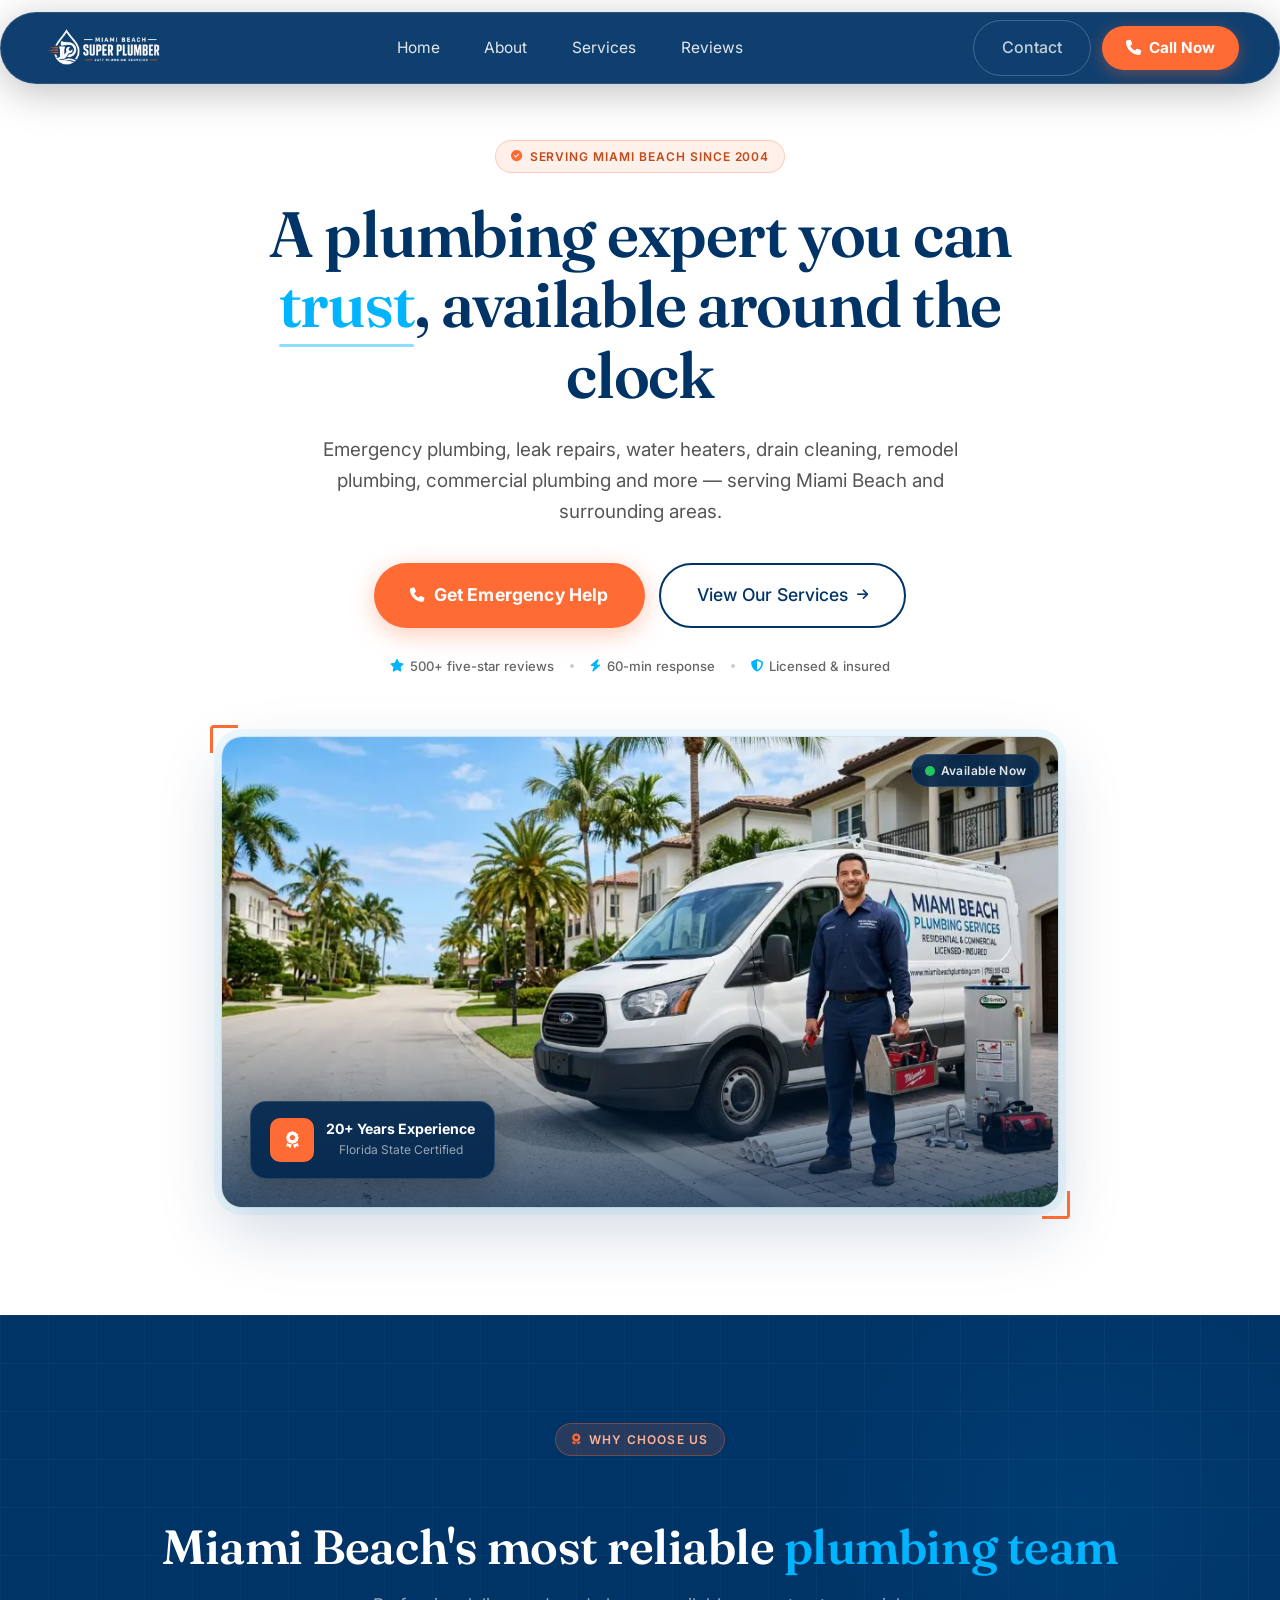
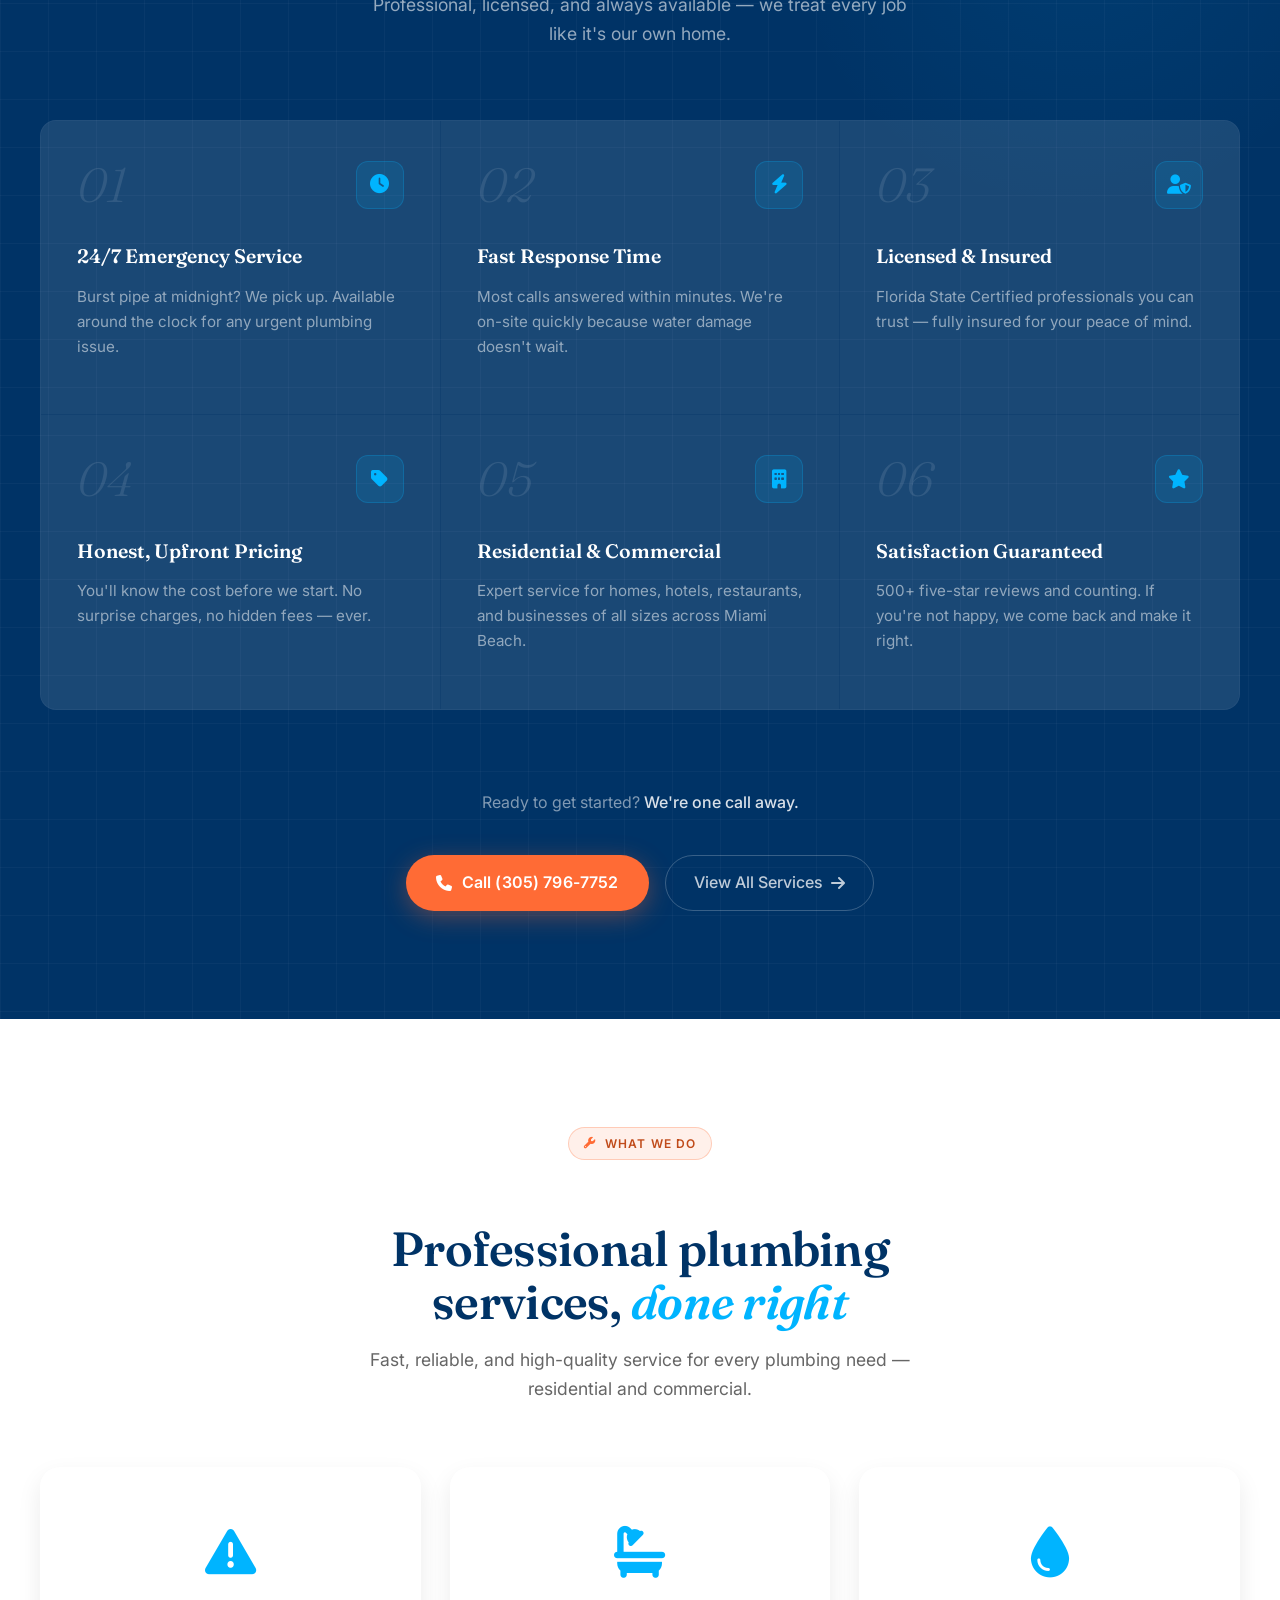
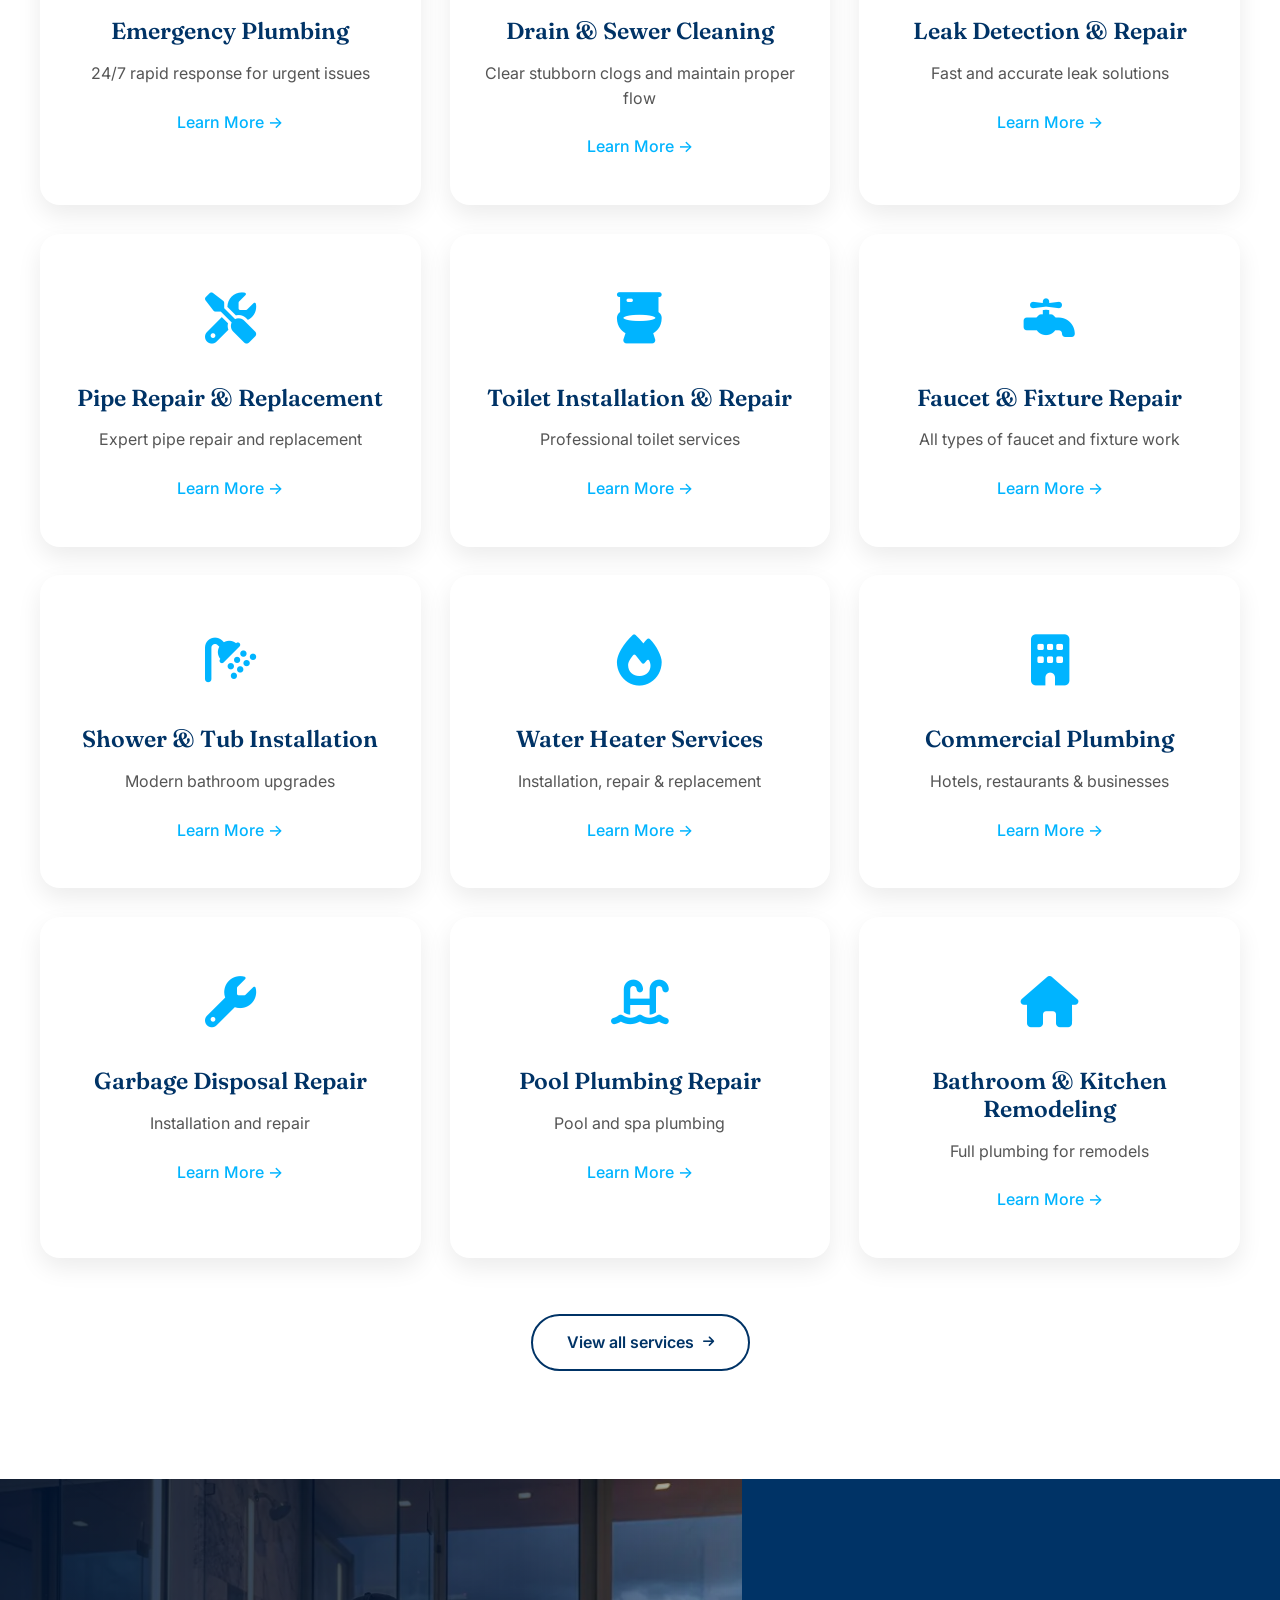
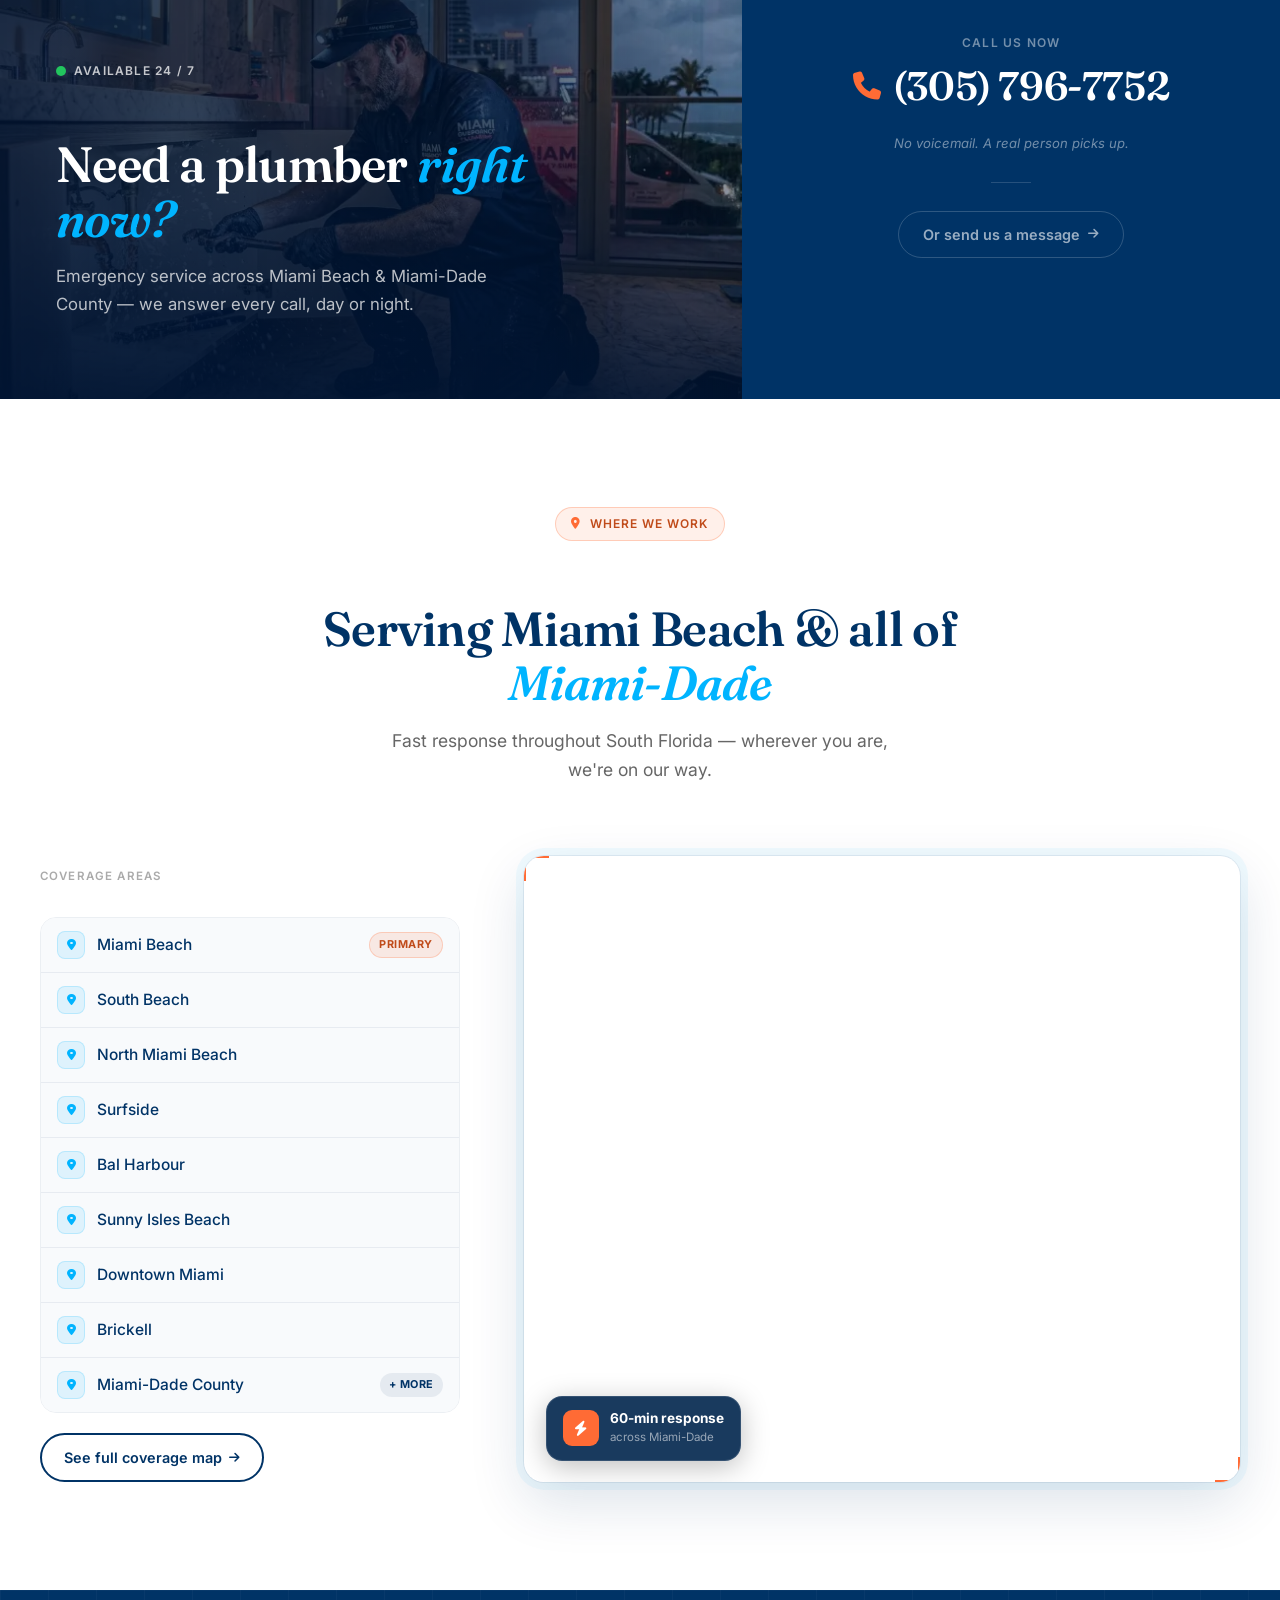
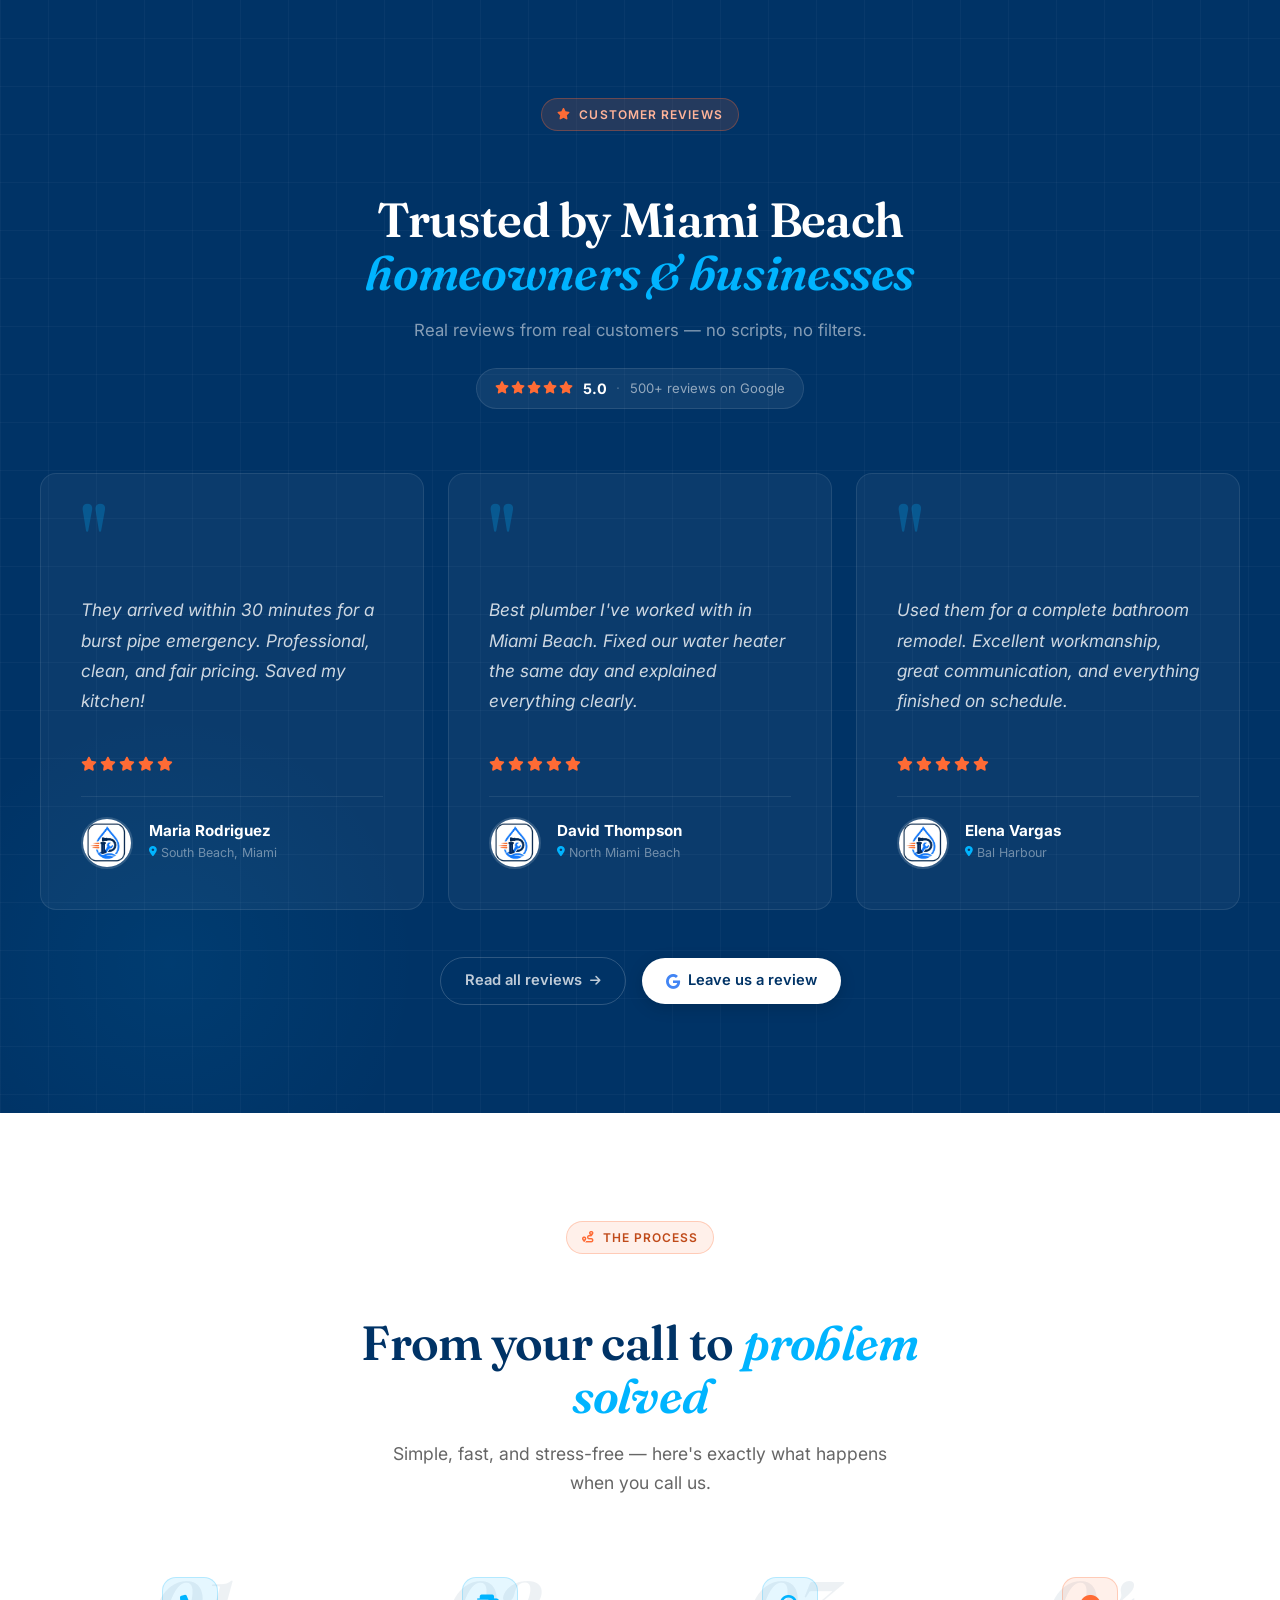
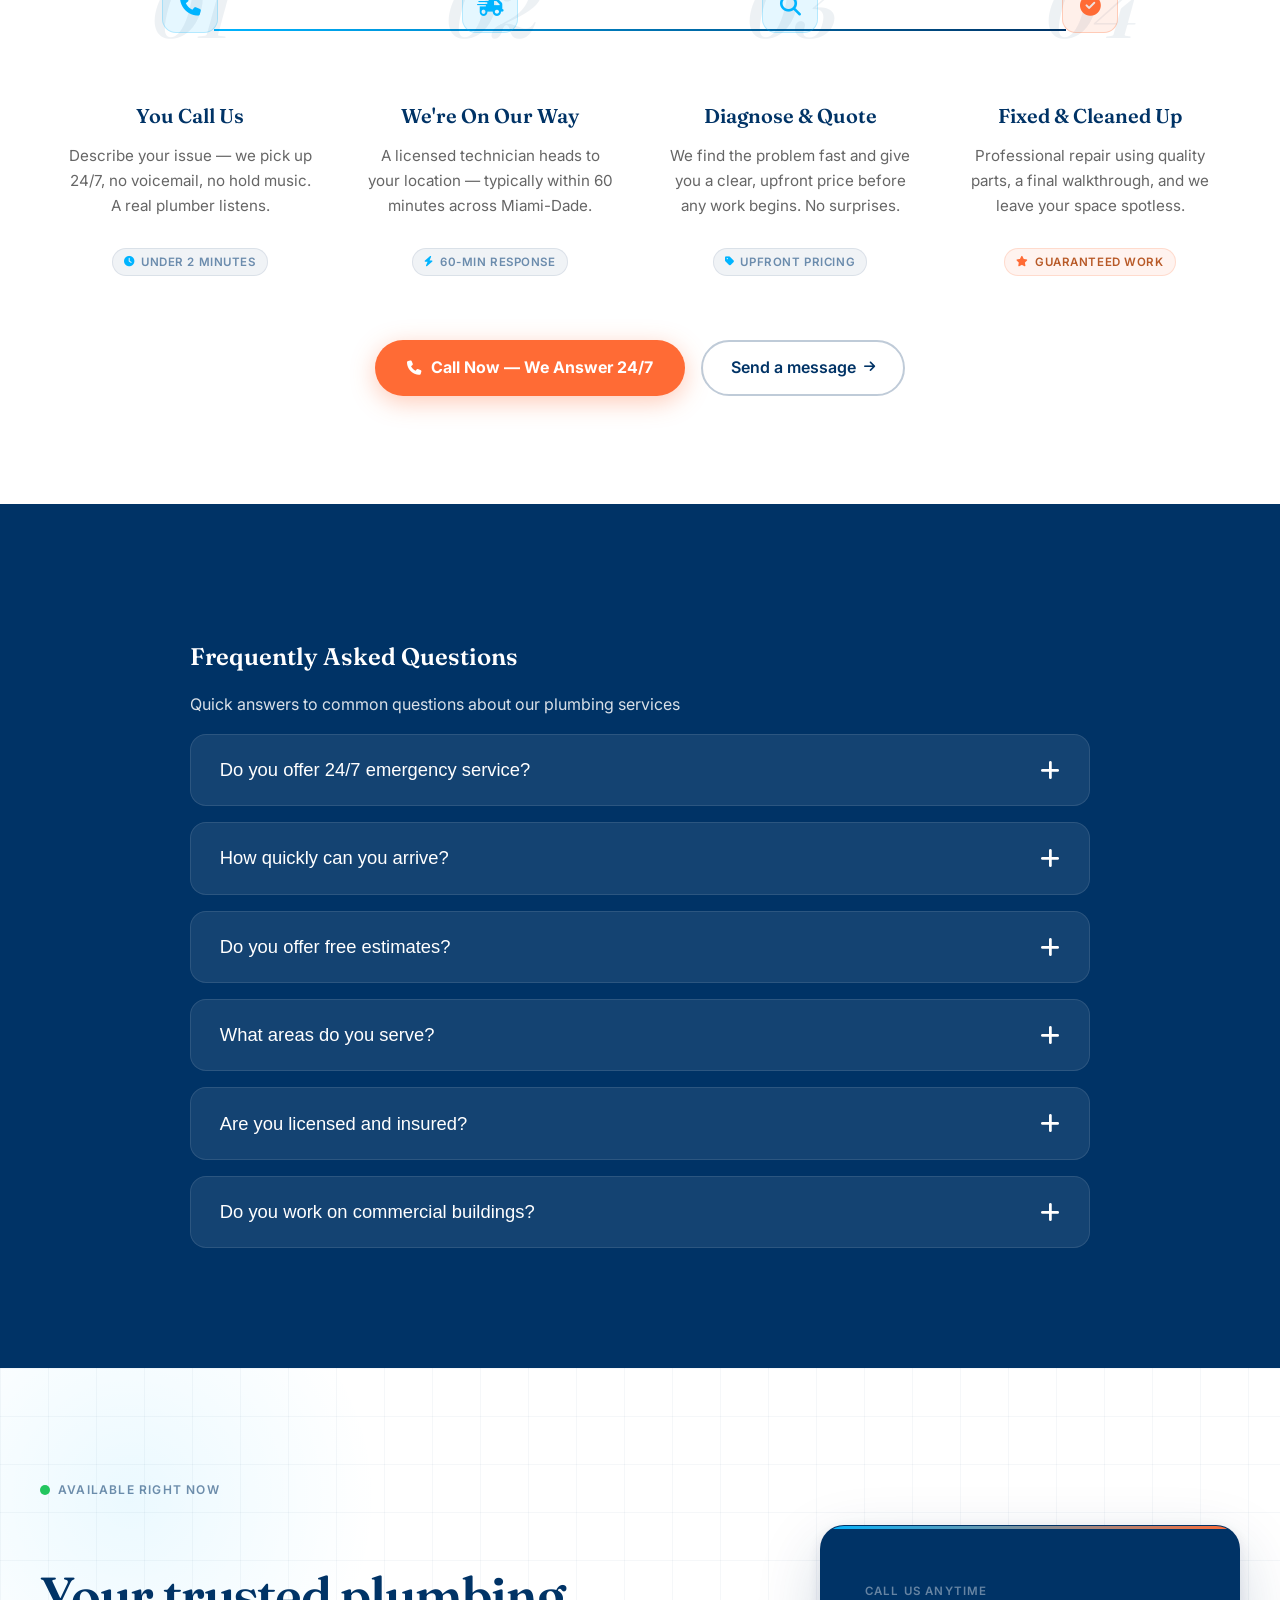
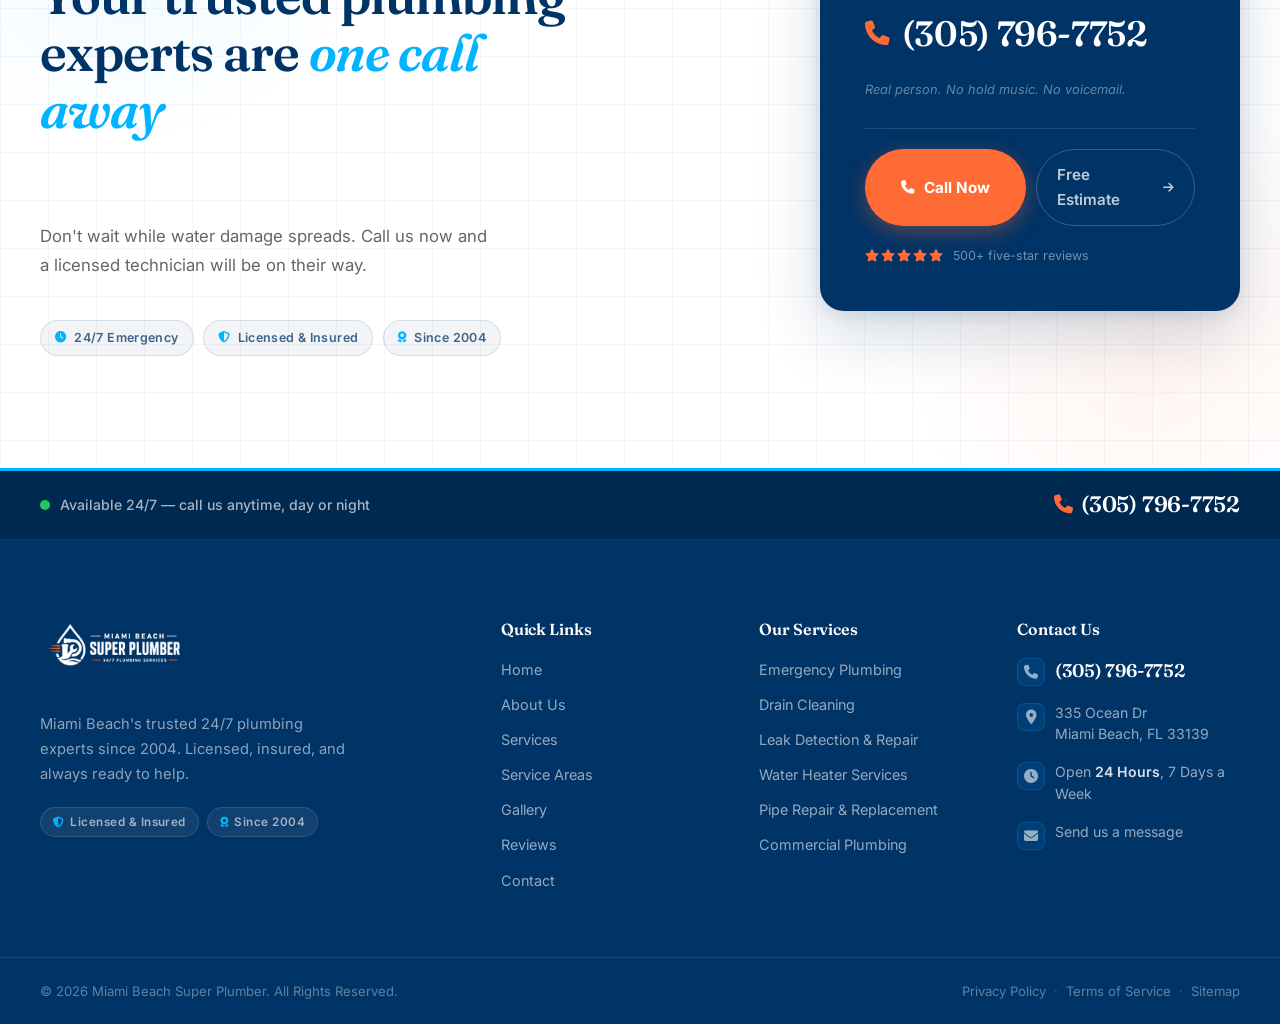
<file: index.html>
<!DOCTYPE html>
<html lang="en">
<head>
    <meta charset="UTF-8">
    <meta name="viewport" content="width=device-width, initial-scale=1.0">
    <title>Miami Beach Super Plumber | 24/7 Emergency Plumbing</title>
    <meta name="description" content="Miami Beach's trusted 24/7 plumbing experts.">

    <link href="https://fonts.googleapis.com/css2?family=Fraunces:wght@400;500;600;700&family=Inter:wght@400;500;600&display=swap" rel="stylesheet">
    
    <link rel="stylesheet" href="https://cdnjs.cloudflare.com/ajax/libs/font-awesome/6.6.0/css/all.min.css">
    <link href="https://unpkg.com/aos@2.3.1/dist/aos.css" rel="stylesheet">
    <link rel="stylesheet" href="assets/css/style.css">
</head>
<body>

<!-- ==================== NAVIGATION ==================== -->
<header id="header">
    <nav class="nav-bar">
        
        <!-- Logo -->
        <a href="index.html" class="logo">
            <img src="assets/images/Super_Plumber1.png" 
                 alt="Miami Beach Super Plumber Logo">
        </a>

        <!-- Desktop Menu -->
        <ul class="nav-links" id="desktop-menu">
            <li><a href="index.html">Home</a></li>
            <li><a href="about.html">About</a></li>
            <li><a href="services.html">Services</a></li>
            <li><a href="reviews.html">Reviews</a></li>
        </ul>

        <!-- Desktop CTAs -->
        <div class="nav-ctas">
            <a href="contact.html" class="btn-ghost">Contact</a>
            <a href="tel:3057967752" class="btn-call">
                <i class="fas fa-phone"></i>
                Call Now
            </a>
        </div>

        <!-- Hamburger -->
        <button id="hamburger" class="hamburger">
            <span></span>
            <span></span>
            <span></span>
        </button>
    </nav>

    <!-- Mobile Drawer -->
    <div id="mobile-drawer" class="mobile-drawer">
        <div class="mobile-drawer-inner">
            <a href="index.html">Home</a>
            <a href="about.html">About</a>
            <a href="services.html">Services</a>
            <a href="reviews.html">Reviews</a>
            <a href="contact.html">Contact</a>
            
            <div class="mobile-drawer-ctas">
                <a href="contact.html" class="btn-ghost">Contact Us</a>
                <a href="tel:3057967752" class="btn-call">
                    <i class="fas fa-phone"></i> Call Now
                </a>
            </div>
        </div>
    </div>
</header>

<!-- ==================== HERO SECTION ==================== -->
<section class="hero-section">
  <div class="hero-content">

    <!-- Badge above headline -->
    <div class="hero-badge" data-aos="fade-up" data-aos-duration="600">
      <i class="fas fa-circle-check"></i>
      Serving Miami Beach since 2004
    </div>

    <!-- Headline -->
    <h1 class="hero-headline" data-aos="fade-up" data-aos-duration="700" data-aos-delay="100">
      A plumbing expert you can <span class="hero-highlight">trust</span>, available around the clock
    </h1>

    <!-- Subheadline -->
    <p class="hero-sub" data-aos="fade-up" data-aos-duration="700" data-aos-delay="200">
      Emergency plumbing, leak repairs, water heaters, drain cleaning, remodel plumbing,
      commercial plumbing and more — serving Miami Beach and surrounding areas.
    </p>

    <!-- CTAs -->
    <div class="hero-ctas" data-aos="fade-up" data-aos-duration="700" data-aos-delay="300">
      <a href="tel:3057967752" class="hero-btn-primary">
        <i class="fas fa-phone"></i> Get Emergency Help
      </a>
      <a href="contact.html" class="hero-btn-outline">
        View Our Services <i class="fas fa-arrow-right"></i>
      </a>
    </div>

    <!-- Micro proof strip -->
    <div class="hero-proof" data-aos="fade-up" data-aos-duration="700" data-aos-delay="400">
      <div class="proof-pill">
        <i class="fas fa-star"></i>
        <span>500+ five-star reviews</span>
      </div>
      <div class="proof-dot"></div>
      <div class="proof-pill">
        <i class="fas fa-bolt"></i>
        <span>60-min response</span>
      </div>
      <div class="proof-dot"></div>
      <div class="proof-pill">
        <i class="fas fa-shield-halved"></i>
        <span>Licensed &amp; insured</span>
      </div>
    </div>

    <!-- Image block -->
    <div class="hero-img-block" data-aos="fade-up" data-aos-duration="800" data-aos-delay="200">

      <!-- Corner accents -->
      <span class="corner corner-tl" aria-hidden="true"></span>
      <span class="corner corner-br" aria-hidden="true"></span>

      <!-- Image frame -->
      <div class="hero-img-frame">
        <img
          src="assets/images/hero_img1.webp"
          alt="Miami Beach Super Plumber — professional technician on the job"
          class="hero-img"
          loading="eager"
          fetchpriority="high"
        >

        <!-- Gradient fade at bottom -->
        <div class="img-fade" aria-hidden="true"></div>

        <!-- Floating badge on image -->
        <div class="img-floating-badge">
          <div class="badge-icon">
            <i class="fas fa-award"></i>
          </div>
          <div class="badge-text">
            <strong>20+ Years Experience</strong>
            <span>Florida State Certified</span>
          </div>
        </div>

        <!-- Live indicator top-right -->
        <div class="img-live-badge">
          <span class="live-dot" aria-hidden="true"></span>
          Available Now
        </div>
      </div>
    </div>

  </div>
</section>


<section class="why-section">
  <div class="why-inner">

    <!-- Header -->
    <div class="why-header">
      <div class="why-eyebrow">
        <i class="fas fa-award"></i>
        Why choose us
      </div>
      <h2>Miami Beach's most reliable <span>plumbing team</span></h2>
      <p class="why-subtitle">
        Professional, licensed, and always available — we treat every job like it's our own home.
      </p>
    </div>

    <!-- Grid -->
    <div class="why-grid">

      <div class="why-card">
        <div class="card-top">
          <span class="card-number">01</span>
          <div class="card-icon"><i class="fas fa-clock"></i></div>
        </div>
        <div class="card-body">
          <h3>24/7 Emergency Service</h3>
          <p>Burst pipe at midnight? We pick up. Available around the clock for any urgent plumbing issue.</p>
        </div>
      </div>

      <div class="why-card">
        <div class="card-top">
          <span class="card-number">02</span>
          <div class="card-icon"><i class="fas fa-bolt"></i></div>
        </div>
        <div class="card-body">
          <h3>Fast Response Time</h3>
          <p>Most calls answered within minutes. We're on-site quickly because water damage doesn't wait.</p>
        </div>
      </div>

      <div class="why-card">
        <div class="card-top">
          <span class="card-number">03</span>
          <div class="card-icon"><i class="fas fa-user-shield"></i></div>
        </div>
        <div class="card-body">
          <h3>Licensed &amp; Insured</h3>
          <p>Florida State Certified professionals you can trust — fully insured for your peace of mind.</p>
        </div>
      </div>

      <div class="why-card">
        <div class="card-top">
          <span class="card-number">04</span>
          <div class="card-icon"><i class="fas fa-tag"></i></div>
        </div>
        <div class="card-body">
          <h3>Honest, Upfront Pricing</h3>
          <p>You'll know the cost before we start. No surprise charges, no hidden fees — ever.</p>
        </div>
      </div>

      <div class="why-card">
        <div class="card-top">
          <span class="card-number">05</span>
          <div class="card-icon"><i class="fas fa-building"></i></div>
        </div>
        <div class="card-body">
          <h3>Residential &amp; Commercial</h3>
          <p>Expert service for homes, hotels, restaurants, and businesses of all sizes across Miami Beach.</p>
        </div>
      </div>

      <div class="why-card">
        <div class="card-top">
          <span class="card-number">06</span>
          <div class="card-icon"><i class="fas fa-star"></i></div>
        </div>
        <div class="card-body">
          <h3>Satisfaction Guaranteed</h3>
          <p>500+ five-star reviews and counting. If you're not happy, we come back and make it right.</p>
        </div>
      </div>

    </div>

    <!-- Footer CTA -->
    <div class="why-footer">
      <p>Ready to get started? <strong>We're one call away.</strong></p>
      <div class="why-cta-group">
        <a href="tel:3057967752" class="btn-primary">
          <i class="fas fa-phone"></i> Call (305) 796-7752
        </a>
        <a href="services.html" class="btn-ghost">
          View All Services <i class="fas fa-arrow-right"></i>
        </a>
      </div>
    </div>

  </div>
</section>
<!-- ==================== OUR SERVICES ==================== -->
<section class="services-section">
  <div class="services-inner">

    <div class="services-header" data-aos="fade-up">
      <div class="services-eyebrow">
        <i class="fas fa-wrench"></i>
        What we do
      </div>
      <h2>Professional plumbing services, <em>done right</em></h2>
      <p class="services-subtitle">Fast, reliable, and high-quality service for every plumbing need — residential and commercial.</p>
    </div>

    <div class="services-grid" id="services-grid" data-aos="fade-up" data-aos-delay="100">
      <!-- JS-populated cards land here. 
           Each card should follow this structure:
      <div class="svc-card">
        <div class="svc-card-top">
          <div class="svc-icon-wrap">
            <i class="fas fa-..."></i>
          </div>
        </div>
        <div class="svc-card-body">
          <h3>Service Name</h3>
          <p>Short description of the service.</p>
        </div>
        <a href="services.html#slug" class="svc-link">
          Learn more <i class="fas fa-arrow-right"></i>
        </a>
      </div>
      -->
    </div>

    <div class="services-footer" data-aos="fade-up">
      <a href="services.html" class="svc-view-all">
        View all services <i class="fas fa-arrow-right"></i>
      </a>
    </div>

  </div>
</section>


<!-- ==================== 24 HOUR EMERGENCY BANNER ==================== -->
<section class="emerg-banner">

  <!-- Left: image bg panel -->
  <div class="emerg-left">
    <div class="emerg-left-overlay" aria-hidden="true"></div>
    <div class="emerg-left-content" data-aos="fade-right">
      <div class="emerg-eyebrow">
        <span class="live-dot" aria-hidden="true"></span>
        Available 24 / 7
      </div>
      <h2 class="emerg-headline">Need a plumber <em>right now?</em></h2>
      <p class="emerg-sub">Emergency service across Miami Beach &amp; Miami-Dade County — we answer every call, day or night.</p>
    </div>
  </div>

  <!-- Right: solid navy call-to-action panel -->
  <div class="emerg-right" data-aos="fade-left">
    <p class="emerg-label">Call us now</p>
    <a href="tel:3057967752" class="emerg-number">
      <i class="fas fa-phone"></i>
      (305) 796-7752
    </a>
    <p class="emerg-note">No voicemail. A real person picks up.</p>
    <div class="emerg-divider" aria-hidden="true"></div>
    <a href="/contact" class="emerg-contact-link">
      Or send us a message <i class="fas fa-arrow-right"></i>
    </a>
  </div>

</section>

<!-- ==================== SERVICE AREAS ==================== -->
<section class="areas-section">
  <div class="areas-inner">

    <!-- Header -->
    <div class="areas-header" data-aos="fade-up">
      <div class="areas-eyebrow">
        <i class="fas fa-map-marker-alt"></i>
        Where we work
      </div>
      <h2>Serving Miami Beach &amp; all of <em>Miami-Dade</em></h2>
      <p class="areas-subtitle">Fast response throughout South Florida — wherever you are, we're on our way.</p>
    </div>

    <!-- Body: locations + map side by side -->
    <div class="areas-body">

      <!-- Left: location list -->
      <div class="areas-list-col" data-aos="fade-right">

        <p class="areas-list-label">Coverage areas</p>

        <ul class="areas-list">
          <li data-aos="fade-up" data-aos-delay="60">
            <span class="area-pin"><i class="fas fa-map-marker-alt"></i></span>
            <span class="area-name">Miami Beach</span>
            <span class="area-badge primary">Primary</span>
          </li>
          <li data-aos="fade-up" data-aos-delay="110">
            <span class="area-pin"><i class="fas fa-map-marker-alt"></i></span>
            <span class="area-name">South Beach</span>
          </li>
          <li data-aos="fade-up" data-aos-delay="160">
            <span class="area-pin"><i class="fas fa-map-marker-alt"></i></span>
            <span class="area-name">North Miami Beach</span>
          </li>
          <li data-aos="fade-up" data-aos-delay="210">
            <span class="area-pin"><i class="fas fa-map-marker-alt"></i></span>
            <span class="area-name">Surfside</span>
          </li>
          <li data-aos="fade-up" data-aos-delay="260">
            <span class="area-pin"><i class="fas fa-map-marker-alt"></i></span>
            <span class="area-name">Bal Harbour</span>
          </li>
          <li data-aos="fade-up" data-aos-delay="310">
            <span class="area-pin"><i class="fas fa-map-marker-alt"></i></span>
            <span class="area-name">Sunny Isles Beach</span>
          </li>
          <li data-aos="fade-up" data-aos-delay="360">
            <span class="area-pin"><i class="fas fa-map-marker-alt"></i></span>
            <span class="area-name">Downtown Miami</span>
          </li>
          <li data-aos="fade-up" data-aos-delay="410">
            <span class="area-pin"><i class="fas fa-map-marker-alt"></i></span>
            <span class="area-name">Brickell</span>
          </li>
          <li data-aos="fade-up" data-aos-delay="460">
            <span class="area-pin"><i class="fas fa-map-marker-alt"></i></span>
            <span class="area-name">Miami-Dade County</span>
            <span class="area-badge">+ More</span>
          </li>
        </ul>

        <a href="service-areas.html" class="areas-all-link">
          See full coverage map <i class="fas fa-arrow-right"></i>
        </a>

      </div>

      <!-- Right: map -->
      <div class="areas-map-col" data-aos="fade-left">

        <div class="areas-map-frame">

          <!-- Corner accents — same as hero -->
          <span class="map-corner map-corner-tl" aria-hidden="true"></span>
          <span class="map-corner map-corner-br" aria-hidden="true"></span>

          <iframe
            src="https://www.google.com/maps/embed?pb=!1m18!1m12!1m3!1d3570.057057057057!2d-80.128!3d25.772!2m3!1f0!2f0!3f0!3m2!1i1024!2i768!4f13.1!3m3!1m2!1s0x88d9b6e0b0b0b0b1%3A0x5f5f5f5f5f5f5f5f!2s335%20Ocean%20Dr%2C%20Miami%20Beach%2C%20FL%2033139!5e0!3m2!1sen!2sus!4v1720000000000"
            width="100%"
            height="100%"
            style="border:0;"
            allowfullscreen=""
            loading="lazy"
            referrerpolicy="no-referrer-when-downgrade"
            title="Miami Beach Super Plumber service area map">
          </iframe>

          <!-- Floating badge over map -->
          <div class="map-badge">
            <div class="map-badge-icon">
              <i class="fas fa-bolt"></i>
            </div>
            <div class="map-badge-text">
              <strong>60-min response</strong>
              <span>across Miami-Dade</span>
            </div>
          </div>

        </div>
      </div>

    </div>
  </div>
</section>

<!-- ==================== CUSTOMER TESTIMONIALS ==================== -->
<section class="testi-section">
  <div class="testi-inner">

    <!-- Header -->
    <div class="testi-header" data-aos="fade-up">
      <div class="testi-eyebrow">
        <i class="fas fa-star"></i>
        Customer reviews
      </div>
      <h2>Trusted by Miami Beach <em>homeowners &amp; businesses</em></h2>
      <p class="testi-subtitle">Real reviews from real customers — no scripts, no filters.</p>

      <!-- Aggregate rating -->
      <div class="testi-aggregate">
        <div class="agg-stars" aria-label="5 out of 5 stars">
          <i class="fas fa-star"></i><i class="fas fa-star"></i><i class="fas fa-star"></i>
          <i class="fas fa-star"></i><i class="fas fa-star"></i>
        </div>
        <span class="agg-score">5.0</span>
        <span class="agg-divider" aria-hidden="true">·</span>
        <span class="agg-count">500+ reviews on Google</span>
      </div>
    </div>

    <!-- Cards grid / mobile slider -->
    <div class="testi-slider-wrap">
      <div class="testi-track" id="testimonial-slider">
        <!-- Cards injected by JS -->
      </div>
    </div>

    <!-- Controls (dots + arrows) -->
    <div class="testi-controls" id="testi-controls">
      <button id="prev-btn" class="testi-arrow" aria-label="Previous review">
        <i class="fas fa-arrow-left"></i>
      </button>
      <div class="testi-dots" id="testi-dots"></div>
      <button id="next-btn" class="testi-arrow" aria-label="Next review">
        <i class="fas fa-arrow-right"></i>
      </button>
    </div>

    <!-- Footer CTA -->
    <div class="testi-footer" data-aos="fade-up">
      <a href="reviews.html" class="testi-all-link">
        Read all reviews <i class="fas fa-arrow-right"></i>
      </a>
      <a href="https://g.page/r/your-google-review-link" target="_blank" rel="noopener" class="testi-write-link">
        <i class="fab fa-google"></i> Leave us a review
      </a>
    </div>

  </div>
</section>

<!-- ==================== HOW IT WORKS ==================== -->
<section class="hiw-section">
  <div class="hiw-inner">

    <!-- Header -->
    <div class="hiw-header" data-aos="fade-up">
      <div class="hiw-eyebrow">
        <i class="fas fa-route"></i>
        The process
      </div>
      <h2>From your call to <em>problem solved</em></h2>
      <p class="hiw-subtitle">Simple, fast, and stress-free — here's exactly what happens when you call us.</p>
    </div>

    <!-- Steps -->
    <div class="hiw-steps">

      <!-- Connector line (desktop only, decorative) -->
      <div class="hiw-connector" aria-hidden="true">
        <div class="hiw-connector-fill"></div>
      </div>

      <!-- Step 1 -->
      <div class="hiw-step" data-aos="fade-up" data-aos-delay="80">
        <div class="hiw-step-top">
          <div class="hiw-step-num" aria-hidden="true">01</div>
          <div class="hiw-icon-wrap">
            <i class="fas fa-phone"></i>
          </div>
        </div>
        <div class="hiw-step-body">
          <h3>You Call Us</h3>
          <p>Describe your issue — we pick up 24/7, no voicemail, no hold music. A real plumber listens.</p>
        </div>
        <div class="hiw-step-tag">
          <i class="fas fa-clock"></i> Under 2 minutes
        </div>
      </div>

      <!-- Step 2 -->
      <div class="hiw-step" data-aos="fade-up" data-aos-delay="180">
        <div class="hiw-step-top">
          <div class="hiw-step-num" aria-hidden="true">02</div>
          <div class="hiw-icon-wrap">
            <i class="fas fa-truck-fast"></i>
          </div>
        </div>
        <div class="hiw-step-body">
          <h3>We're On Our Way</h3>
          <p>A licensed technician heads to your location — typically within 60 minutes across Miami-Dade.</p>
        </div>
        <div class="hiw-step-tag">
          <i class="fas fa-bolt"></i> 60-min response
        </div>
      </div>

      <!-- Step 3 -->
      <div class="hiw-step" data-aos="fade-up" data-aos-delay="280">
        <div class="hiw-step-top">
          <div class="hiw-step-num" aria-hidden="true">03</div>
          <div class="hiw-icon-wrap">
            <i class="fas fa-magnifying-glass"></i>
          </div>
        </div>
        <div class="hiw-step-body">
          <h3>Diagnose &amp; Quote</h3>
          <p>We find the problem fast and give you a clear, upfront price before any work begins. No surprises.</p>
        </div>
        <div class="hiw-step-tag">
          <i class="fas fa-tag"></i> Upfront pricing
        </div>
      </div>

      <!-- Step 4 -->
      <div class="hiw-step" data-aos="fade-up" data-aos-delay="380">
        <div class="hiw-step-top">
          <div class="hiw-step-num" aria-hidden="true">04</div>
          <div class="hiw-icon-wrap hiw-icon-wrap--done">
            <i class="fas fa-circle-check"></i>
          </div>
        </div>
        <div class="hiw-step-body">
          <h3>Fixed &amp; Cleaned Up</h3>
          <p>Professional repair using quality parts, a final walkthrough, and we leave your space spotless.</p>
        </div>
        <div class="hiw-step-tag hiw-step-tag--done">
          <i class="fas fa-star"></i> Guaranteed work
        </div>
      </div>

    </div>

    <!-- Bottom CTA -->
    <div class="hiw-footer" data-aos="fade-up">
      <a href="tel:3057967752" class="hiw-cta-primary">
        <i class="fas fa-phone"></i> Call Now — We Answer 24/7
      </a>
      <a href="contact.html" class="hiw-cta-ghost">
        Send a message <i class="fas fa-arrow-right"></i>
      </a>
    </div>

  </div>
</section>


<!-- ==================== FAQS ==================== -->
<section class="faqs-section">
    <div class="section-container">
        <div class="section-header" data-aos="fade-up">
            <h2>Frequently Asked Questions</h2>
            <p class="section-subtitle">Quick answers to common questions about our plumbing services</p>
        </div>

        <div class="faq-accordion" id="faq-accordion">
            <!-- Populated by JS -->
        </div>
    </div>
</section>

<!-- ==================== FINAL CTA ==================== -->
<section class="fcta-section">

  <!-- Background glow blobs -->
  <div class="fcta-blob fcta-blob--left"  aria-hidden="true"></div>
  <div class="fcta-blob fcta-blob--right" aria-hidden="true"></div>

  <div class="fcta-inner">

    <!-- Left: headline + trust chips -->
    <div class="fcta-left" data-aos="fade-right">

      <div class="fcta-eyebrow">
        <span class="live-dot" aria-hidden="true"></span>
        Available right now
      </div>

      <h2 class="fcta-headline">
        Your trusted plumbing experts are <em>one call away</em>
      </h2>

      <p class="fcta-sub">
        Don't wait while water damage spreads. Call us now and a licensed technician will be on their way.
      </p>

      <!-- Trust chips -->
      <div class="fcta-chips">
        <div class="fcta-chip">
          <i class="fas fa-clock"></i>
          24/7 Emergency
        </div>
        <div class="fcta-chip">
          <i class="fas fa-shield-halved"></i>
          Licensed &amp; Insured
        </div>
        <div class="fcta-chip">
          <i class="fas fa-award"></i>
          Since 2004
        </div>
      </div>

    </div>

    <!-- Right: floating call card -->
    <div class="fcta-right" data-aos="fade-left" data-aos-delay="100">
      <div class="fcta-card">

        <p class="fcta-card-label">Call us anytime</p>

        <a href="tel:3057967752" class="fcta-number">
          <i class="fas fa-phone"></i>
          (305) 796-7752
        </a>

        <p class="fcta-card-note">Real person. No hold music. No voicemail.</p>

        <div class="fcta-card-divider" aria-hidden="true"></div>

        <div class="fcta-card-ctas">
          <a href="tel:3057967752" class="fcta-btn-primary">
            <i class="fas fa-phone"></i> Call Now
          </a>
          <a href="contact.html" class="fcta-btn-ghost">
            Free Estimate <i class="fas fa-arrow-right"></i>
          </a>
        </div>

        <!-- Star rating -->
        <div class="fcta-card-rating">
          <div class="fcta-stars" aria-label="5 stars">
            <i class="fas fa-star"></i><i class="fas fa-star"></i><i class="fas fa-star"></i>
            <i class="fas fa-star"></i><i class="fas fa-star"></i>
          </div>
          <span>500+ five-star reviews</span>
        </div>

      </div>
    </div>

  </div>
</section>

<!-- Scripts -->
<script>
    fetch('components/footer.html')
        .then(response => response.text())
        .then(data => {
            document.body.insertAdjacentHTML('beforeend', data);
        });
</script>
<script src="https://unpkg.com/aos@2.3.1/dist/aos.js"></script>
<script src="assets/js/main.js"></script>
</body>
</html>
</file>
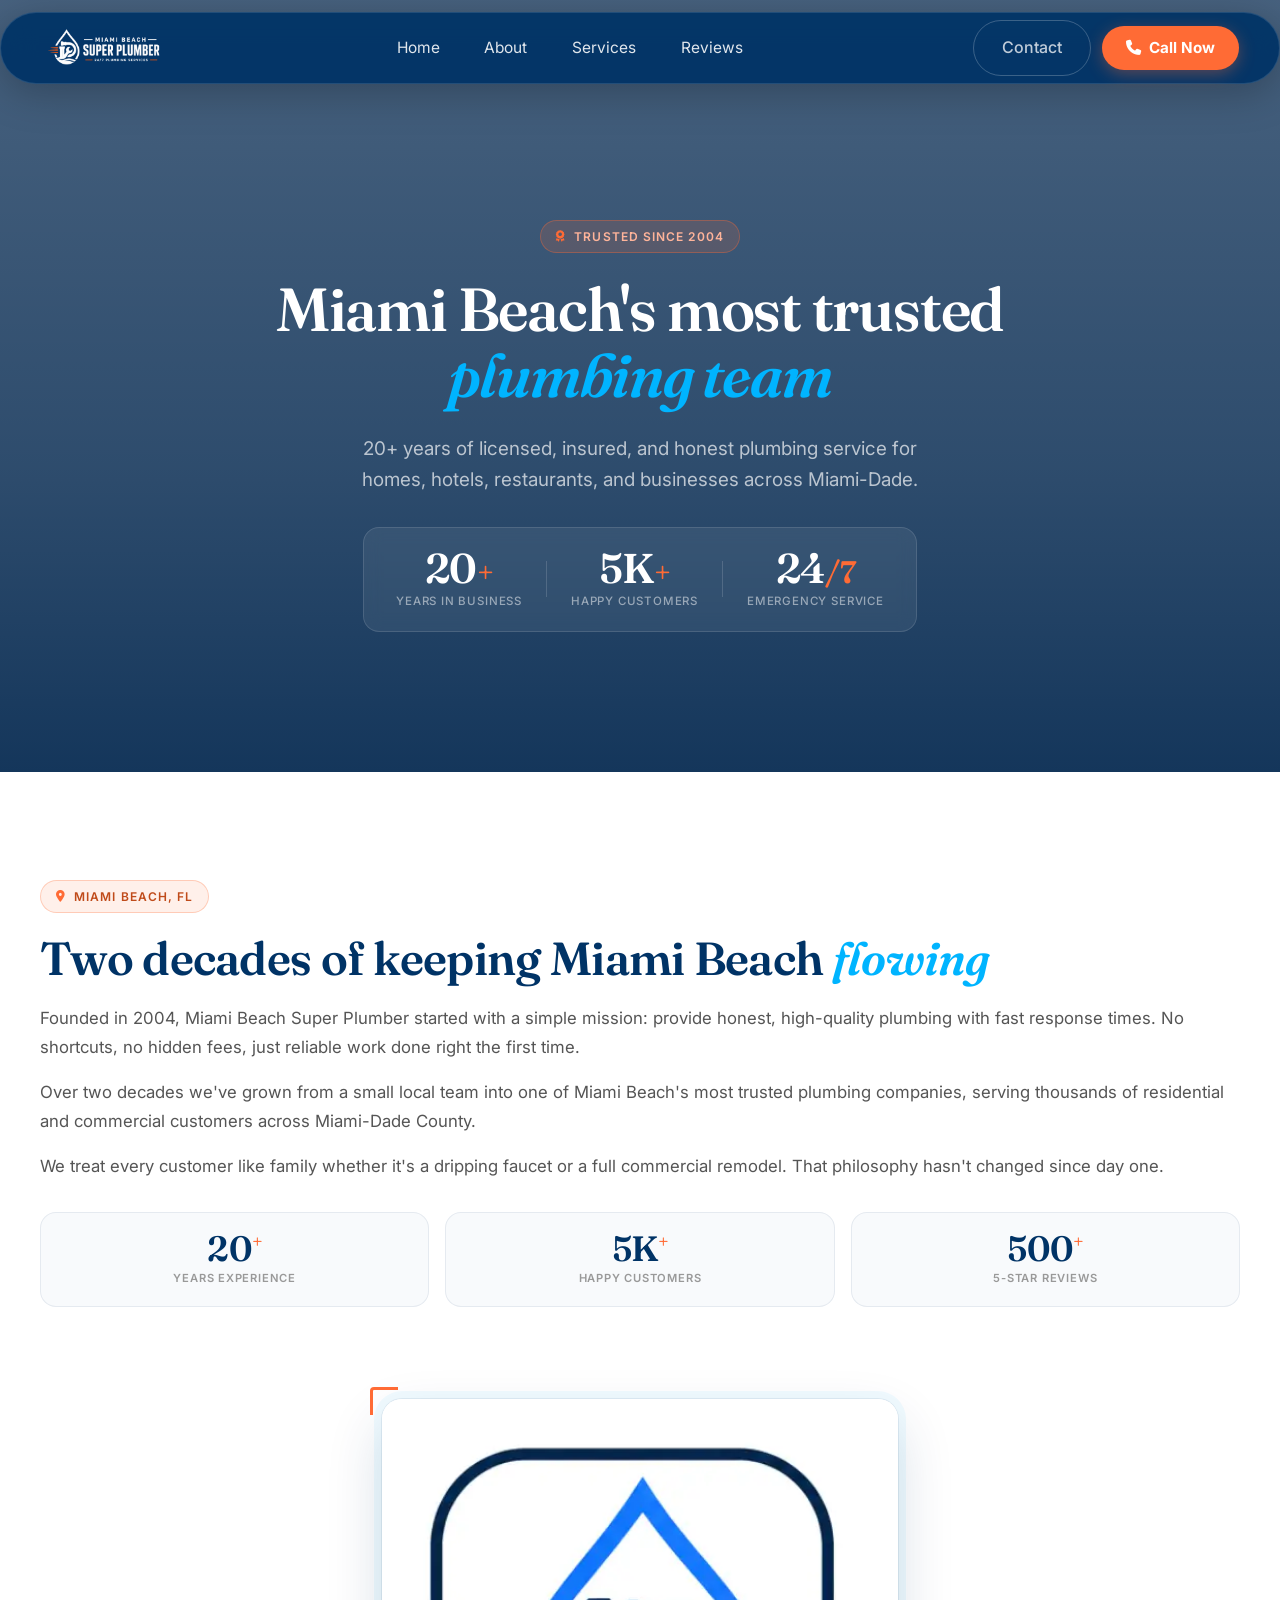
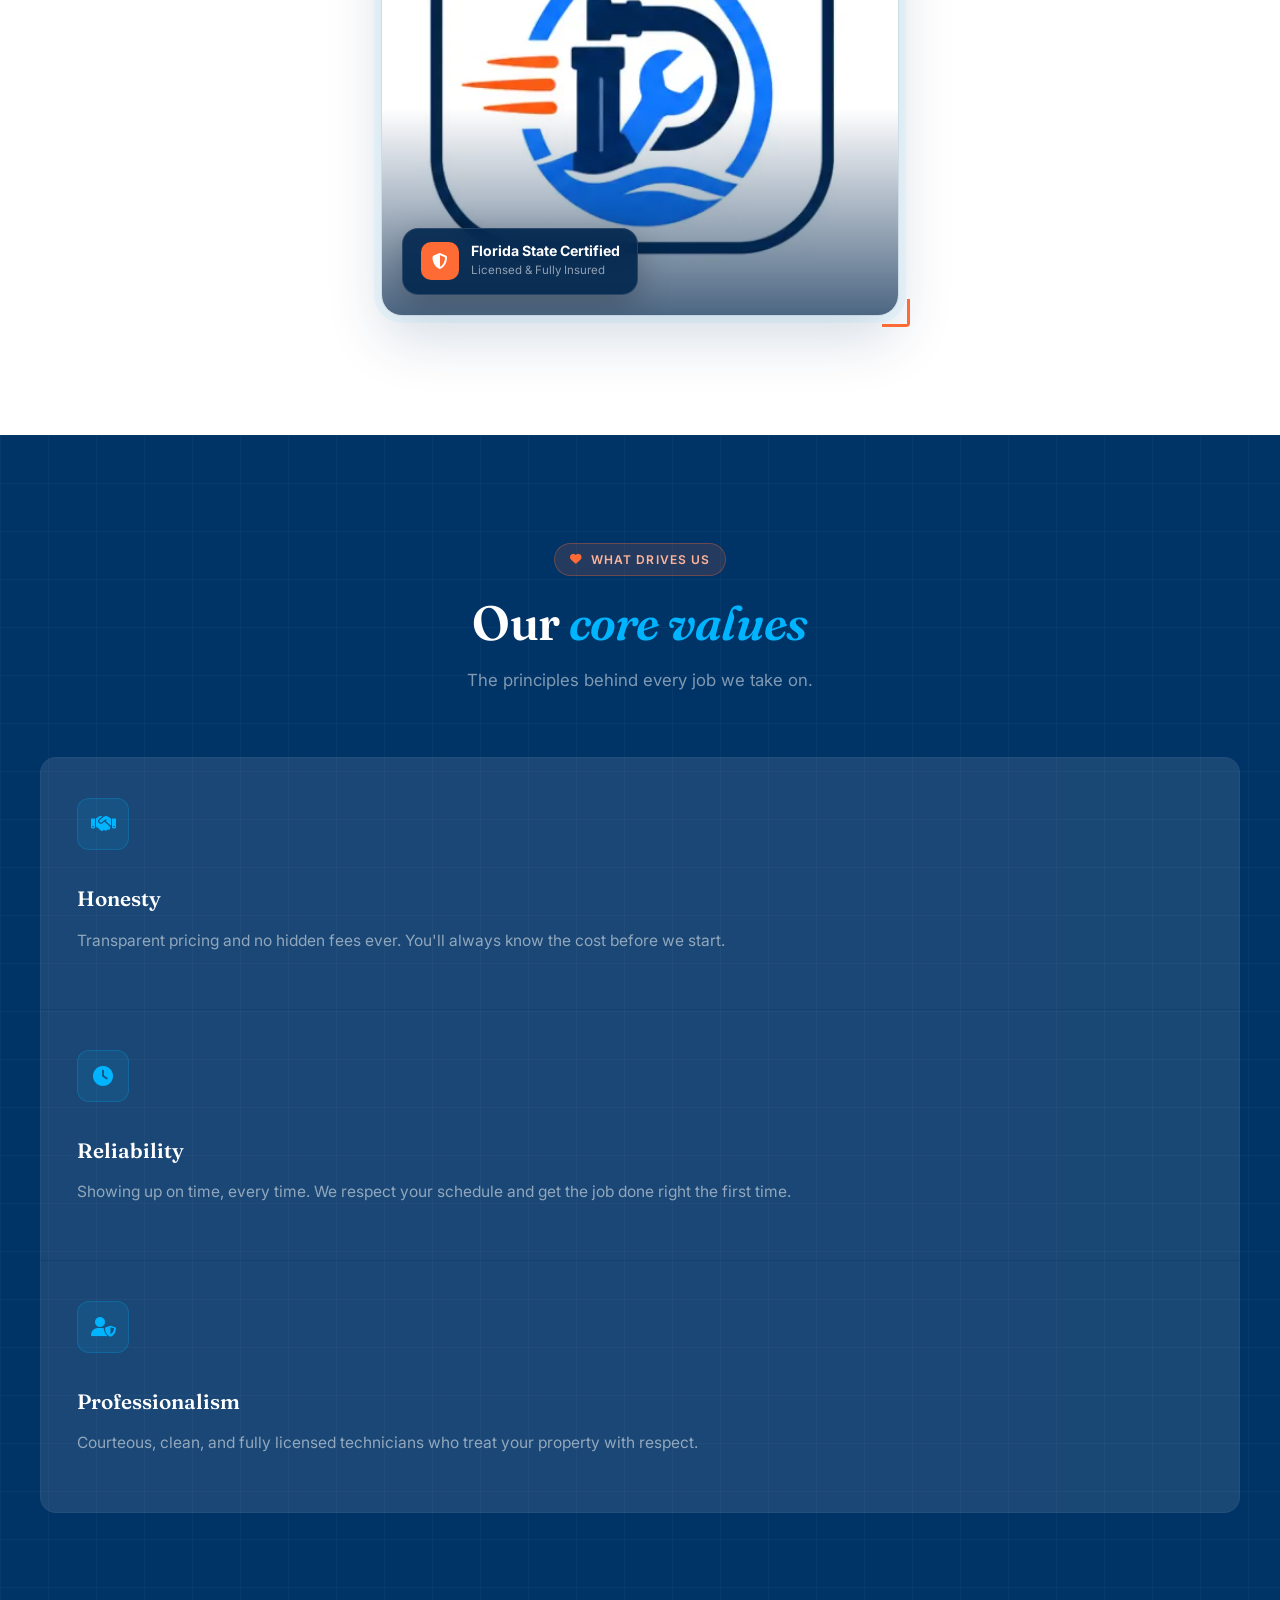
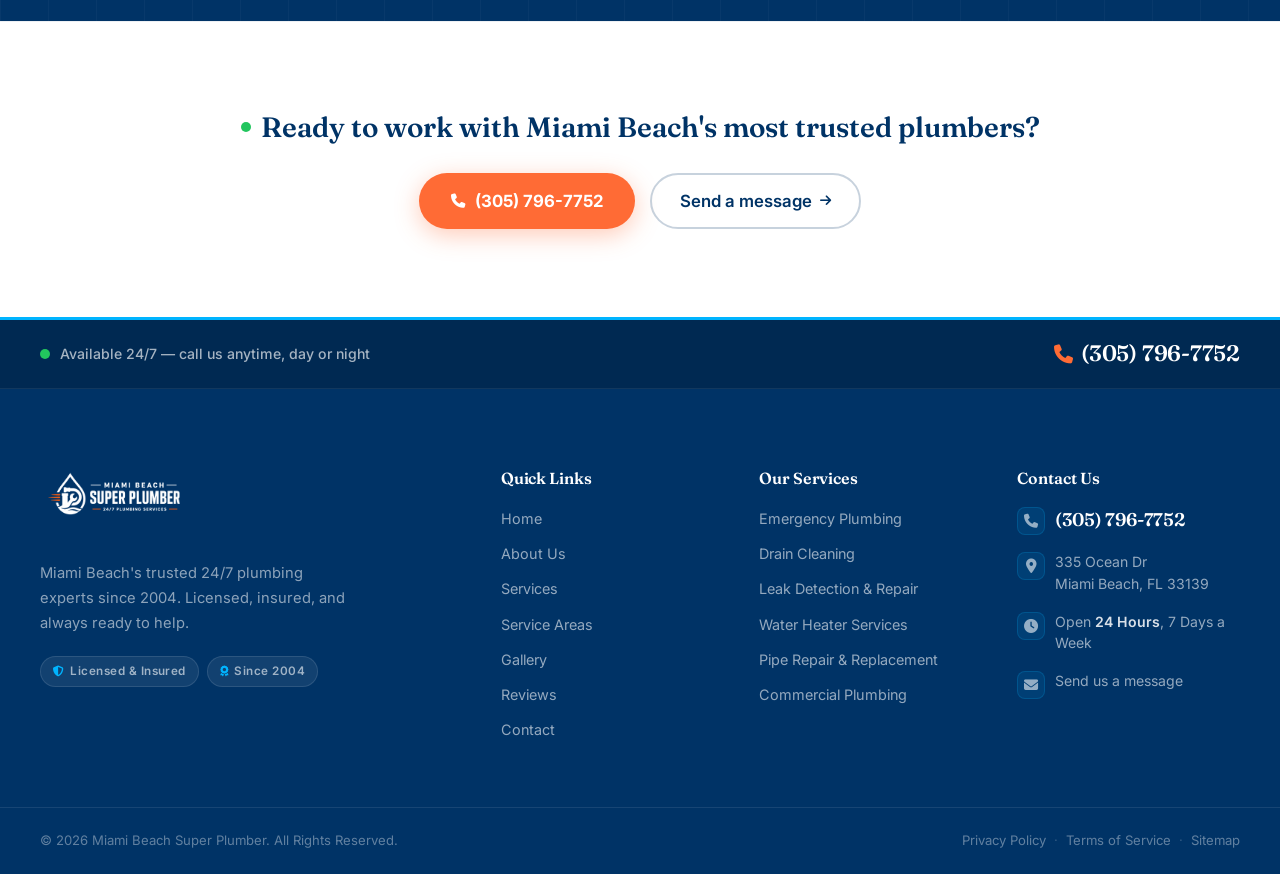
<file: about.html>
<!DOCTYPE html>
<html lang="en">
<head>
    <meta charset="UTF-8">
    <meta name="viewport" content="width=device-width, initial-scale=1.0">
    <title>About Us | Miami Beach Super Plumber</title>
    <meta name="description" content="Learn about Miami Beach Super Plumber - Trusted local plumbing experts serving Miami Beach and Miami-Dade since 2004.">

    <!-- Google Fonts -->
    <link href="https://fonts.googleapis.com/css2?family=Fraunces:wght@400;500;600;700&family=Inter:wght@400;500;600&display=swap" rel="stylesheet">
    
    <!-- Font Awesome -->
    <link rel="stylesheet" href="https://cdnjs.cloudflare.com/ajax/libs/font-awesome/6.6.0/css/all.min.css">

    <!-- AOS -->
    <link href="https://unpkg.com/aos@2.3.1/dist/aos.css" rel="stylesheet">

    <!-- Custom CSS -->
    <link rel="stylesheet" href="assets/css/style.css">
</head>
<body>

<!-- ==================== NAVIGATION ==================== -->
<header id="header">
    <nav class="nav-bar">
        
        <!-- Logo -->
        <a href="index.html" class="logo">
            <img src="assets/images/Super_Plumber1.png" 
                 alt="Miami Beach Super Plumber Logo">
        </a>

        <!-- Desktop Menu -->
        <ul class="nav-links" id="desktop-menu">
            <li><a href="index.html">Home</a></li>
            <li><a href="about.html">About</a></li>
            <li><a href="services.html">Services</a></li>
            <li><a href="reviews.html">Reviews</a></li>
        </ul>

        <!-- Desktop CTAs -->
        <div class="nav-ctas">
            <a href="contact.html" class="btn-ghost">Contact</a>
            <a href="tel:3057967752" class="btn-call">
                <i class="fas fa-phone"></i>
                Call Now
            </a>
        </div>

        <!-- Hamburger -->
        <button id="hamburger" class="hamburger">
            <span></span>
            <span></span>
            <span></span>
        </button>
    </nav>

    <!-- Mobile Drawer -->
    <div id="mobile-drawer" class="mobile-drawer">
        <div class="mobile-drawer-inner">
            <a href="index.html">Home</a>
            <a href="about.html">About</a>
            <a href="services.html">Services</a>
            <a href="reviews.html">Reviews</a>
            <a href="contact.html">Contact</a>
            
            <div class="mobile-drawer-ctas">
                <a href="contact.html" class="btn-ghost">Contact Us</a>
                <a href="tel:3057967752" class="btn-call">
                    <i class="fas fa-phone"></i> Call Now
                </a>
            </div>
        </div>
    </div>
</header>

<!-- ==================== ABOUT HERO ==================== -->
<section class="about-hero">
  <div class="about-hero-overlay" aria-hidden="true"></div>
  <div class="about-hero-inner">

    <div class="about-hero-badge" data-aos="fade-up">
      <i class="fas fa-award"></i>
      Trusted since 2004
    </div>

    <h1 class="about-hero-headline" data-aos="fade-up" data-aos-delay="100">
      Miami Beach's most trusted <em>plumbing team</em>
    </h1>

    <p class="about-hero-sub" data-aos="fade-up" data-aos-delay="200">
      20+ years of licensed, insured, and honest plumbing service 
      for homes, hotels, restaurants, and businesses across Miami-Dade.
    </p>

    <div class="about-hero-stats" data-aos="fade-up" data-aos-delay="320">
      <div class="about-stat">
        <span class="about-stat-num">20<span>+</span></span>
        <span class="about-stat-label">Years in business</span>
      </div>
      <div class="about-stat-divider" aria-hidden="true"></div>
      <div class="about-stat">
        <span class="about-stat-num">5K<span>+</span></span>
        <span class="about-stat-label">Happy customers</span>
      </div>
      <div class="about-stat-divider" aria-hidden="true"></div>
      <div class="about-stat">
        <span class="about-stat-num">24<span>/7</span></span>
        <span class="about-stat-label">Emergency service</span>
      </div>
    </div>

  </div>
</section>


<!-- ==================== OUR STORY ==================== -->
<section class="story-section">
  <div class="story-inner">

    <!-- Text -->
    <div class="story-text" data-aos="fade-right">

      <div class="story-eyebrow">
        <i class="fas fa-map-marker-alt"></i>
        Miami Beach, FL
      </div>

      <h2 class="story-headline">
        Two decades of keeping Miami Beach <em>flowing</em>
      </h2>

      <div class="story-body">
        <p>
          Founded in 2004, Miami Beach Super Plumber started with a simple mission: 
          provide honest, high-quality plumbing with fast response times. No shortcuts, 
          no hidden fees, just reliable work done right the first time.
        </p>
        <p>
          Over two decades we've grown from a small local team into one of Miami Beach's 
          most trusted plumbing companies, serving thousands of residential and commercial 
          customers across Miami-Dade County.
        </p>
        <p>
          We treat every customer like family whether it's a dripping faucet or a 
          full commercial remodel. That philosophy hasn't changed since day one.
        </p>
      </div>

      <!-- Stat highlights -->
      <div class="story-stats">
        <div class="story-stat">
          <span class="story-stat-num">20<sup>+</sup></span>
          <span class="story-stat-label">Years Experience</span>
        </div>
        <div class="story-stat">
          <span class="story-stat-num">5K<sup>+</sup></span>
          <span class="story-stat-label">Happy Customers</span>
        </div>
        <div class="story-stat">
          <span class="story-stat-num">500<sup>+</sup></span>
          <span class="story-stat-label">5-Star Reviews</span>
        </div>
      </div>

    </div>

    <!-- Image -->
    <div class="story-img-col" data-aos="fade-left">
      <div class="story-img-block">
        <span class="s-corner s-corner-tl" aria-hidden="true"></span>
        <span class="s-corner s-corner-br" aria-hidden="true"></span>
        <div class="story-img-frame">
          <img
            src="assets/images/testimonial_img.webp"
            alt="Miami Beach Super Plumber team at work"
            class="story-img"
            loading="lazy"
          >
          <div class="story-img-fade" aria-hidden="true"></div>
          <div class="story-img-badge">
            <div class="story-badge-icon"><i class="fas fa-shield-halved"></i></div>
            <div class="story-badge-text">
              <strong>Florida State Certified</strong>
              <span>Licensed &amp; Fully Insured</span>
            </div>
          </div>
        </div>
      </div>
    </div>

  </div>
</section>


<!-- ==================== OUR VALUES ==================== -->
<section class="values-section">
  <div class="values-inner">

    <div class="values-header" data-aos="fade-up">
      <div class="values-eyebrow">
        <i class="fas fa-heart"></i>
        What drives us
      </div>
      <h2 class="values-headline">Our <em>core values</em></h2>
      <p class="values-subtitle">The principles behind every job we take on.</p>
    </div>

    <div class="values-grid">

      <div class="value-card" data-aos="fade-up" data-aos-delay="80">
        <div class="value-card-top">
          <div class="value-icon-wrap">
            <i class="fas fa-handshake"></i>
          </div>
        </div>
        <div class="value-card-body">
          <h3>Honesty</h3>
          <p>Transparent pricing and no hidden fees ever. You'll always know the cost before we start.</p>
        </div>
      </div>

      <div class="value-card" data-aos="fade-up" data-aos-delay="180">
        <div class="value-card-top">
          <div class="value-icon-wrap">
            <i class="fas fa-clock"></i>
          </div>
        </div>
        <div class="value-card-body">
          <h3>Reliability</h3>
          <p>Showing up on time, every time. We respect your schedule and get the job done right the first time.</p>
        </div>
      </div>

      <div class="value-card" data-aos="fade-up" data-aos-delay="280">
        <div class="value-card-top">
          <div class="value-icon-wrap">
            <i class="fas fa-user-shield"></i>
          </div>
        </div>
        <div class="value-card-body">
          <h3>Professionalism</h3>
          <p>Courteous, clean, and fully licensed technicians who treat your property with respect.</p>
        </div>
      </div>

    </div>
  </div>
</section>


<!-- ==================== ABOUT PAGE CTA ==================== -->
<section class="about-cta-section">
  <div class="about-cta-inner" data-aos="fade-up">

    <div class="about-cta-text">
      <span class="live-dot" aria-hidden="true"></span>
      <p>Ready to work with Miami Beach's most trusted plumbers?</p>
    </div>

    <div class="about-cta-buttons">
      <a href="tel:3057967752" class="about-cta-primary">
        <i class="fas fa-phone"></i> (305) 796-7752
      </a>
      <a href="contact.html" class="about-cta-ghost">
        Send a message <i class="fas fa-arrow-right"></i>
      </a>
    </div>

  </div>
</section>

<!-- Scripts -->
<script>
    fetch('components/footer.html')
        .then(response => response.text())
        .then(data => {
            document.body.insertAdjacentHTML('beforeend', data);
        });
</script>

<script src="https://unpkg.com/aos@2.3.1/dist/aos.js"></script>
<script src="assets/js/main.js"></script>
</body>
</html>
</file>
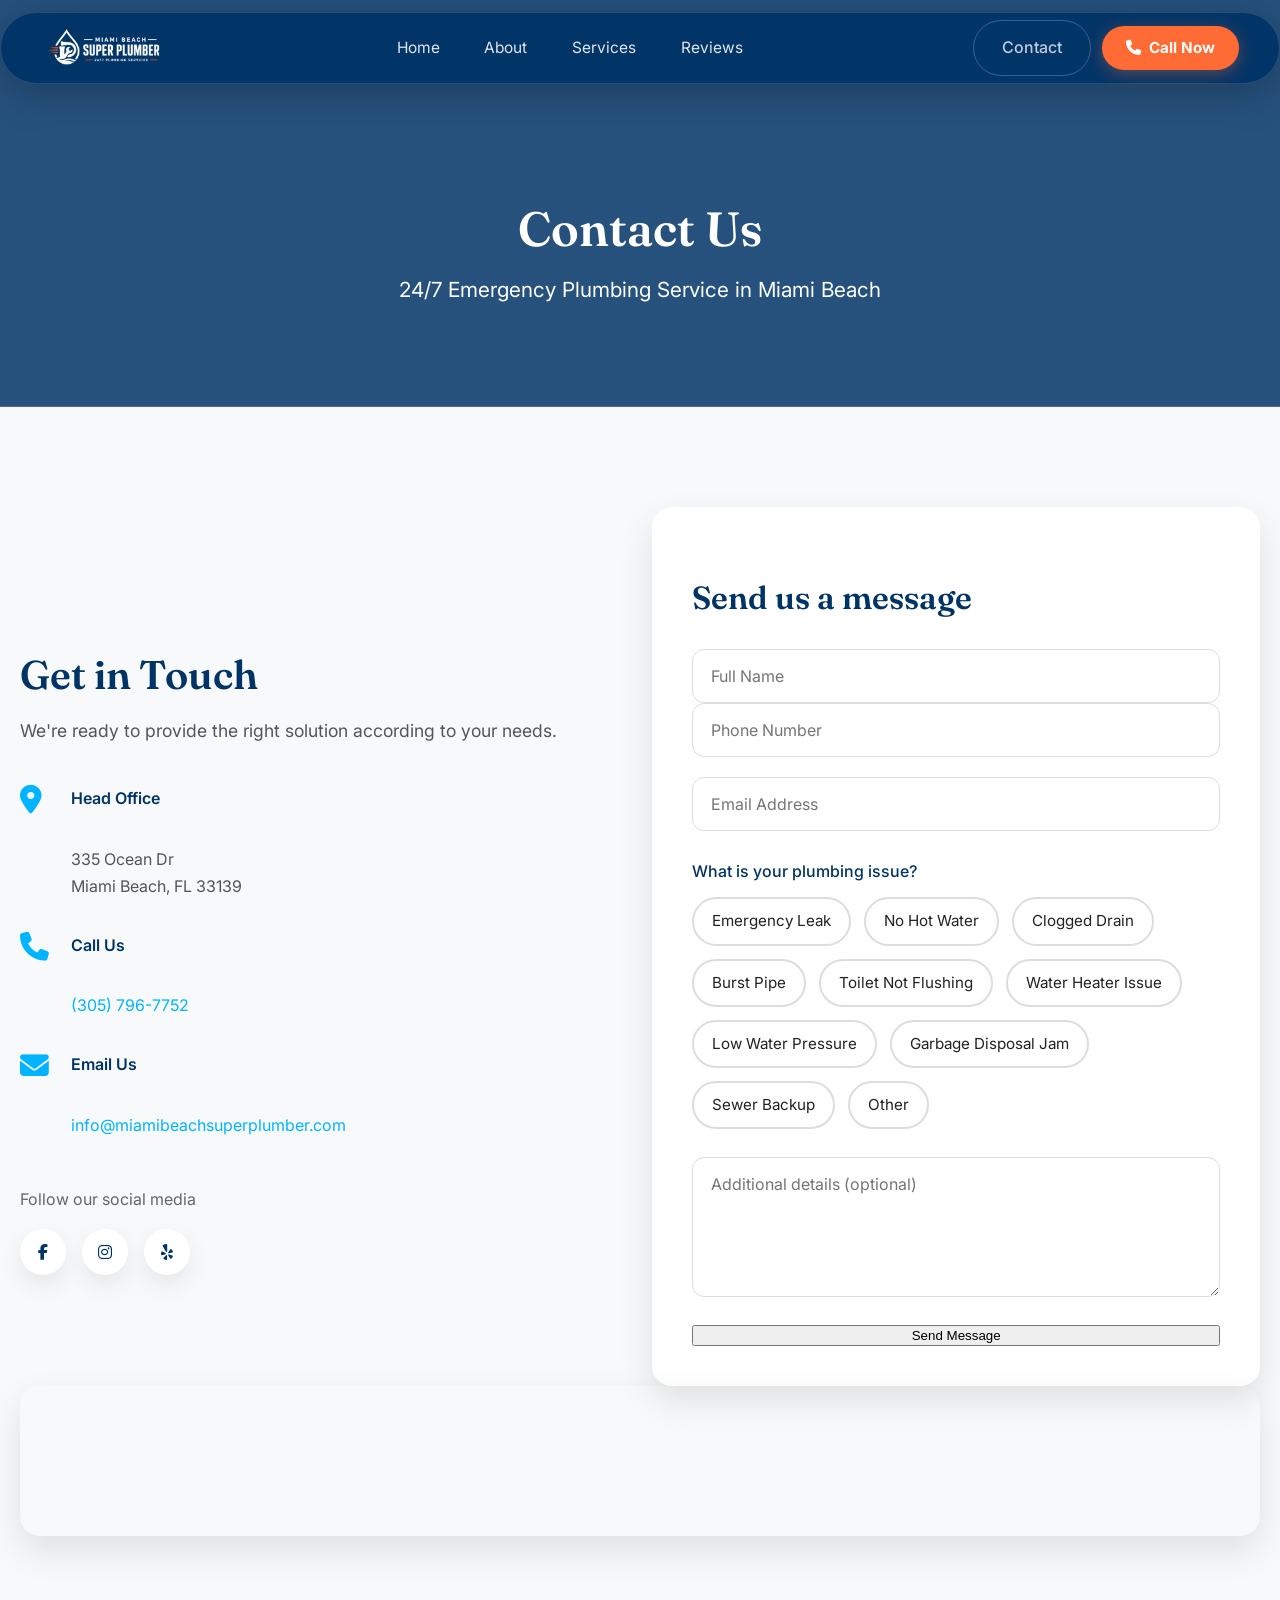
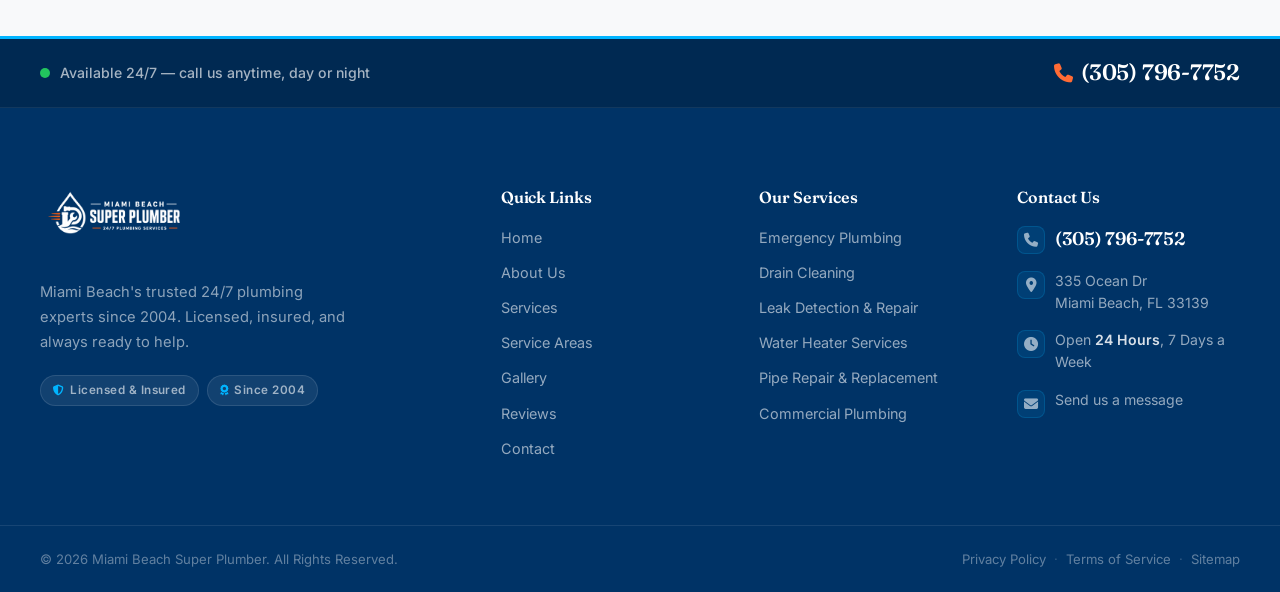
<file: contact.html>
<!DOCTYPE html>
<html lang="en">
<head>
    <meta charset="UTF-8">
    <meta name="viewport" content="width=device-width, initial-scale=1.0">
    <title>Contact Us | Miami Beach Super Plumber</title>
    <meta name="description" content="Contact Miami Beach Super Plumber for 24/7 emergency service. Call (305) 796-7752 or send us a message.">

    <!-- Google Fonts -->
    <link href="https://fonts.googleapis.com/css2?family=Fraunces:wght@400;500;600;700&family=Inter:wght@400;500;600&display=swap" rel="stylesheet">
    
    <!-- Font Awesome -->
    <link rel="stylesheet" href="https://cdnjs.cloudflare.com/ajax/libs/font-awesome/6.6.0/css/all.min.css">

    <!-- AOS -->
    <link href="https://unpkg.com/aos@2.3.1/dist/aos.css" rel="stylesheet">

    <!-- Custom CSS -->
    <link rel="stylesheet" href="assets/css/style.css">
</head>
<body>

<!-- ==================== NAVIGATION ==================== -->
<header id="header">
    <nav class="nav-bar">
        
        <!-- Logo -->
        <a href="index.html" class="logo">
            <img src="assets/images/Super_Plumber1.png" 
                 alt="Miami Beach Super Plumber Logo">
        </a>

        <!-- Desktop Menu -->
        <ul class="nav-links" id="desktop-menu">
            <li><a href="index.html">Home</a></li>
            <li><a href="about.html">About</a></li>
            <li><a href="services.html">Services</a></li>
            <li><a href="reviews.html">Reviews</a></li>
        </ul>

        <!-- Desktop CTAs -->
        <div class="nav-ctas">
            <a href="contact.html" class="btn-ghost">Contact</a>
            <a href="tel:3057967752" class="btn-call">
                <i class="fas fa-phone"></i>
                Call Now
            </a>
        </div>

        <!-- Hamburger -->
        <button id="hamburger" class="hamburger">
            <span></span>
            <span></span>
            <span></span>
        </button>
    </nav>

    <!-- Mobile Drawer -->
    <div id="mobile-drawer" class="mobile-drawer">
        <div class="mobile-drawer-inner">
            <a href="index.html">Home</a>
            <a href="about.html">About</a>
            <a href="services.html">Services</a>
            <a href="reviews.html">Reviews</a>
            <a href="contact.html">Contact</a>
            
            <div class="mobile-drawer-ctas">
                <a href="contact.html" class="btn-ghost">Contact Us</a>
                <a href="tel:3057967752" class="btn-call">
                    <i class="fas fa-phone"></i> Call Now
                </a>
            </div>
        </div>
    </div>
</header>

<!-- ==================== CONTACT HERO ==================== -->
<section class="contact-hero">
    <div class="hero-content">
        <h1 data-aos="fade-up">Contact Us</h1>
        <p data-aos="fade-up" data-aos-delay="200">24/7 Emergency Plumbing Service in Miami Beach</p>
    </div>
</section>

<!-- ==================== CONTACT SECTION ==================== -->
<section class="contact-section">
    <div class="section-container">
        <div class="contact-grid">

            <!-- Left Column -->
            <div class="contact-info" data-aos="fade-right">
                <h2>Get in Touch</h2>
                <p class="contact-lead">We're ready to provide the right solution according to your needs.</p>

                <div class="info-list">
                    <div class="info-item">
                        <i class="fas fa-map-marker-alt"></i>
                        <div>
                            <strong>Head Office</strong><br>
                            335 Ocean Dr<br>
                            Miami Beach, FL 33139
                        </div>
                    </div>
                    <div class="info-item">
                        <i class="fas fa-phone"></i>
                        <div>
                            <strong>Call Us</strong><br>
                            <a href="tel:3057967752" class="contact-phone">(305) 796-7752</a>
                        </div>
                    </div>
                    <div class="info-item">
                        <i class="fas fa-envelope"></i>
                        <div>
                            <strong>Email Us</strong><br>
                            <a href="mailto:info@miamibeachsuperplumber.com">info@miamibeachsuperplumber.com</a>
                        </div>
                    </div>
                </div>

                <div class="social-media">
                    <p>Follow our social media</p>
                    <div class="social-icons">
                        <a href="#"><i class="fab fa-facebook-f"></i></a>
                        <a href="#"><i class="fab fa-instagram"></i></a>
                        <a href="#"><i class="fab fa-yelp"></i></a>
                    </div>
                </div>
            </div>

            <!-- Right Column: Form -->
            <div class="contact-form" data-aos="fade-left">
                <h3>Send us a message</h3>
                <form id="contact-form">
                    <div class="form-row">
                        <input type="text" id="name" placeholder="Full Name" required>
                        <input type="tel" id="phone" placeholder="Phone Number" required>
                    </div>
                    <input type="email" id="email" placeholder="Email Address">

                    <div class="issue-selector">
                        <label>What is your plumbing issue?</label>
                        <div class="issue-options" id="issue-options"></div>
                    </div>

                    <textarea id="message" rows="4" placeholder="Additional details (optional)"></textarea>

                    <button type="submit" class="cta-button">Send Message</button>
                </form>
            </div>
        </div>

        <!-- Google Map -->
        <div class="contact-map" data-aos="fade-up">
            <iframe src="https://www.google.com/maps/embed?pb=!1m18!1m12!1m3!1d3570.057!2d-80.128!3d25.772!2m3!1f0!2f0!3f0!3m2!1i1024!2i768!4f13.1!3m3!1m2!1s0x88d9b6e0b0b0b0b1%3A0x5f5f5f5f5f5f5f5f!2s335%20Ocean%20Dr%2C%20Miami%20Beach%2C%20FL%2033139!5e0!3m2!1sen!2sus!4v1720000000000" 
                    width="100%" height="420" style="border:0; border-radius:20px;" allowfullscreen="" loading="lazy"></iframe>
        </div>
    </div>
</section>

<!-- Scripts -->
<script>
    fetch('components/footer.html')
        .then(response => response.text())
        .then(data => {
            document.body.insertAdjacentHTML('beforeend', data);
        });
</script>
<script src="https://unpkg.com/aos@2.3.1/dist/aos.js"></script>
<script src="assets/js/main.js"></script>
</body>
</html>
</file>
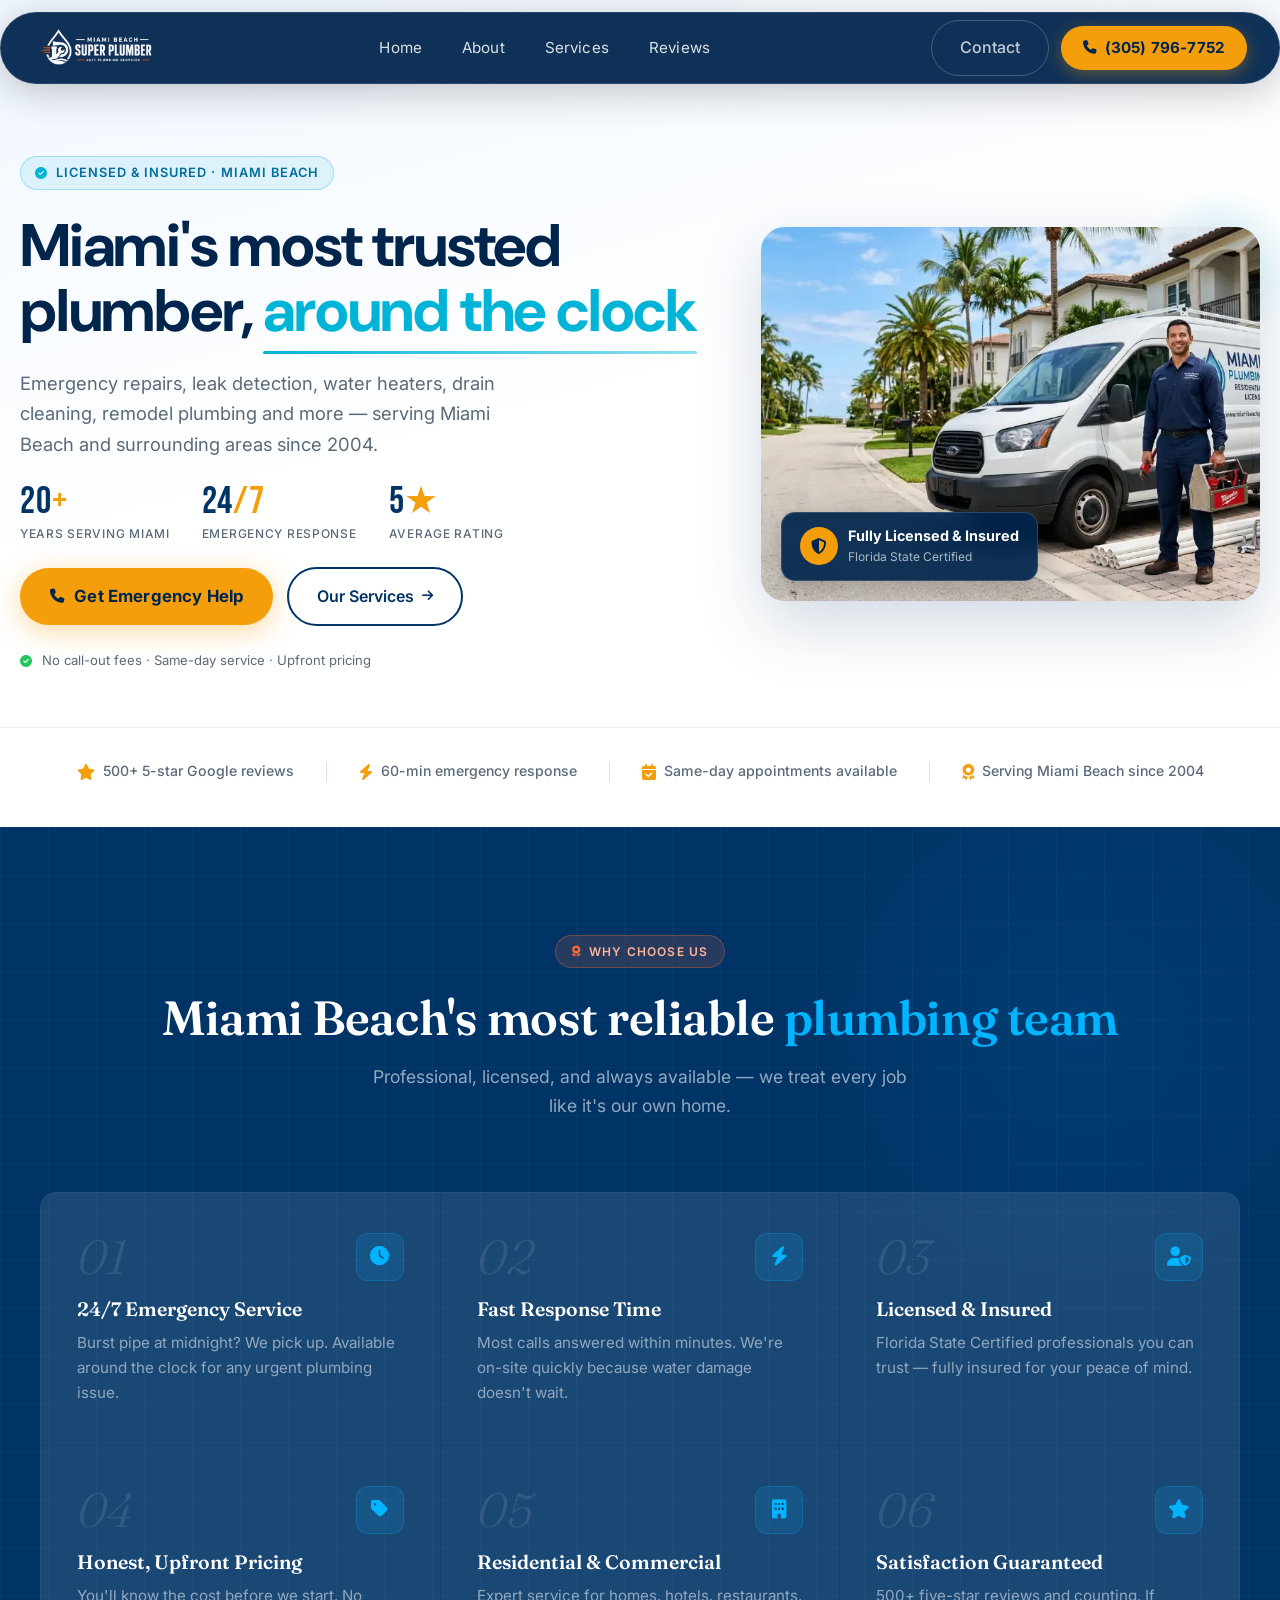
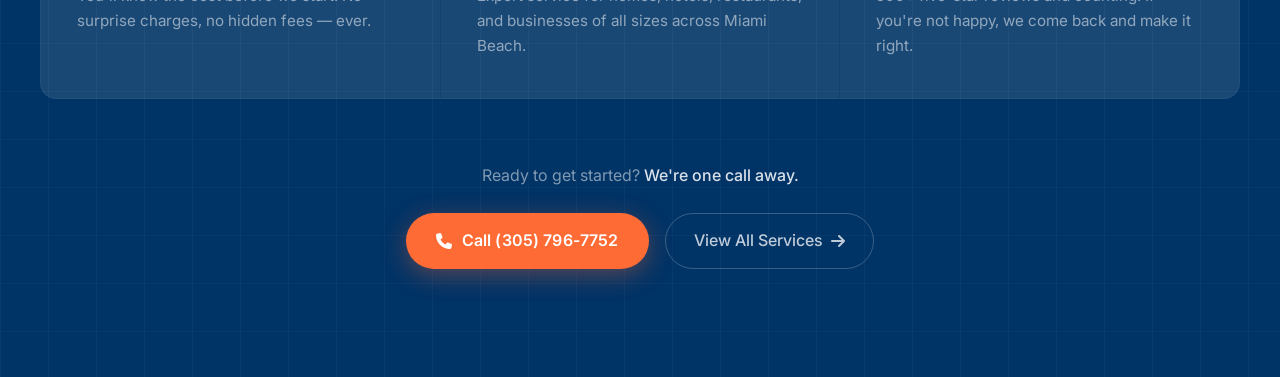
<file: index2.html>
<!DOCTYPE html>
<html lang="en">
<head>
<meta charset="UTF-8">
<meta name="viewport" content="width=device-width, initial-scale=1.0">
<title>Miami Beach Super Plumber</title>
<link rel="preconnect" href="https://fonts.googleapis.com">
<link rel="preconnect" href="https://fonts.gstatic.com" crossorigin>
<link href="https://fonts.googleapis.com/css2?family=Bebas+Neue&family=DM+Sans:ital,opsz,wght@0,9..40,300;0,9..40,400;0,9..40,500;0,9..40,600;0,9..40,700;1,9..40,300&display=swap" rel="stylesheet">
<link rel="stylesheet" href="https://cdnjs.cloudflare.com/ajax/libs/font-awesome/6.5.0/css/all.min.css">

<style>
/* ============================================================
   TOKENS
============================================================ */
:root {
  --navy:        #003366;
  --navy-deep:   #00254d;
  --cyan:        #00B4D8;
  --cyan-light:  #90E0EF;
  --amber:       #F59E0B;
  --amber-dark:  #D97706;
  --white:       #FAFAF8;
  --text-body:   #2d2d2d;
  --text-muted:  #5a6a7a;
  --radius-sm:   8px;
  --radius-md:   14px;
  --radius-pill: 100px;
  --shadow-soft: 0 4px 24px rgba(0,51,102,0.10);
  --shadow-glow: 0 8px 32px rgba(0,180,216,0.18);
  --transition:  0.28s cubic-bezier(0.4,0,0.2,1);
}

*, *::before, *::after { box-sizing: border-box; margin: 0; padding: 0; }

body {
  font-family: 'DM Sans', system-ui, sans-serif;
  background: var(--white);
  color: var(--text-body);
  line-height: 1.6;
}

/* ============================================================
   NAVIGATION
============================================================ */
#header {
  position: fixed;
  top: 0; left: 0; right: 0;
  z-index: 1000;
  padding: 0 0 0 0;
}

.nav-bar {
  display: flex;
  align-items: center;
  justify-content: space-between;
  max-width: 1320px;
  margin: 12px auto 0;
  padding: 0 1rem;
  background: rgba(0, 37, 77, 0.94);
  backdrop-filter: blur(16px);
  -webkit-backdrop-filter: blur(16px);
  border-radius: var(--radius-pill);
  border: 1px solid rgba(255,255,255,0.10);
  box-shadow: 0 8px 40px rgba(0,0,0,0.22);
  height: 68px;
  transition: all var(--transition);
}

/* Scrolled: flatten & tighten */
#header.scrolled .nav-bar {
  margin-top: 0;
  border-radius: 0;
  height: 60px;
  background: rgba(0,37,77,0.98);
}

/* Logo */
.logo {
  flex-shrink: 0;
  display: flex;
  align-items: center;
}
.logo img {
  height: 44px;
  width: auto;
  display: block;
  transition: height var(--transition);
}
#header.scrolled .logo img {
  height: 38px;
}

/* Desktop links */
.nav-links {
  display: none;
  align-items: center;
  gap: 2rem;
  list-style: none;
}
.nav-links a {
  color: rgba(255,255,255,0.85);
  text-decoration: none;
  font-size: 0.95rem;
  font-weight: 400;
  letter-spacing: 0.01em;
  position: relative;
  padding-bottom: 3px;
  transition: color var(--transition);
}
.nav-links a::after {
  content: '';
  position: absolute;
  bottom: 0; left: 0;
  width: 0; height: 2px;
  background: var(--cyan);
  border-radius: 2px;
  transition: width var(--transition);
}
.nav-links a:hover { color: #fff; }
.nav-links a:hover::after { width: 100%; }

/* Desktop CTAs */
.nav-ctas {
  display: none;
  align-items: center;
  gap: 0.75rem;
}

.btn-ghost {
  color: rgba(255,255,255,0.88);
  text-decoration: none;
  font-size: 0.92rem;
  font-weight: 500;
  padding: 8px 18px;
  border-radius: var(--radius-pill);
  border: 1px solid rgba(255,255,255,0.28);
  transition: all var(--transition);
}
.btn-ghost:hover {
  background: rgba(255,255,255,0.12);
  border-color: rgba(255,255,255,0.55);
  color: #fff;
}

.btn-call {
  display: inline-flex;
  align-items: center;
  gap: 8px;
  background: var(--amber);
  color: var(--navy-deep);
  text-decoration: none;
  font-size: 0.95rem;
  font-weight: 700;
  padding: 10px 22px;
  border-radius: var(--radius-pill);
  letter-spacing: 0.01em;
  transition: all var(--transition);
  box-shadow: 0 4px 16px rgba(245,158,11,0.35);
}
.btn-call:hover {
  background: var(--amber-dark);
  transform: translateY(-1px);
  box-shadow: 0 6px 24px rgba(245,158,11,0.45);
}
.btn-call i { font-size: 0.85rem; }

/* Hamburger */
.hamburger {
  display: flex;
  flex-direction: column;
  justify-content: center;
  gap: 5px;
  width: 40px;
  height: 40px;
  background: none;
  border: none;
  cursor: pointer;
  padding: 4px;
  flex-shrink: 0;
  margin-right: 4px;
}
.hamburger span {
  display: block;
  height: 2px;
  background: #fff;
  border-radius: 2px;
  transition: all 0.3s ease;
  transform-origin: center;
}
.hamburger.open span:nth-child(1) { transform: translateY(7px) rotate(45deg); }
.hamburger.open span:nth-child(2) { opacity: 0; transform: scaleX(0); }
.hamburger.open span:nth-child(3) { transform: translateY(-7px) rotate(-45deg); }

/* Mobile Drawer */
.mobile-drawer {
  position: absolute;
  top: calc(100% + 8px);
  left: 12px; right: 12px;
  background: var(--navy-deep);
  border-radius: var(--radius-md);
  border: 1px solid rgba(255,255,255,0.10);
  box-shadow: 0 16px 48px rgba(0,0,0,0.35);
  overflow: hidden;
  max-height: 0;
  opacity: 0;
  visibility: hidden;
  transition: max-height 0.4s cubic-bezier(0.4,0,0.2,1),
              opacity 0.3s ease,
              visibility 0.3s ease;
}
.mobile-drawer.open {
  max-height: 500px;
  opacity: 1;
  visibility: visible;
}
.mobile-drawer-inner {
  padding: 1.5rem 1.25rem;
  display: flex;
  flex-direction: column;
  gap: 0.15rem;
}
.mobile-drawer a {
  color: rgba(255,255,255,0.85);
  text-decoration: none;
  font-size: 1rem;
  font-weight: 500;
  padding: 0.75rem 0.5rem;
  border-bottom: 1px solid rgba(255,255,255,0.07);
  transition: color var(--transition), padding-left var(--transition);
}
.mobile-drawer a:last-of-type.nav-link { border-bottom: none; }
.mobile-drawer a:hover { color: var(--cyan); padding-left: 0.75rem; }

.mobile-drawer-ctas {
  display: flex;
  flex-direction: column;
  gap: 0.65rem;
  margin-top: 1.25rem;
  padding-top: 1.25rem;
  border-top: 1px solid rgba(255,255,255,0.10);
}
.mobile-drawer-ctas .btn-ghost {
  text-align: center;
  padding: 12px 0;
  font-size: 0.95rem;
}
.mobile-drawer-ctas .btn-call {
  justify-content: center;
  padding: 14px 0;
  font-size: 1rem;
}

/* Responsive breakpoints */
@media (min-width: 768px) {
  .nav-links { display: flex; }
  .nav-ctas  { display: flex; }
  .hamburger { display: none; }
  .mobile-drawer { display: none; }

  .nav-bar { padding: 0 1.75rem; height: 72px; }
  #header.scrolled .nav-bar { height: 62px; }
}

@media (min-width: 1024px) {
  .nav-bar { padding: 0 2rem; }
  .nav-links { gap: 2.5rem; }
}


/* ============================================================
   HERO SECTION
============================================================ */
.hero {
  padding-top: 100px; /* nav clearance */
  background: var(--white);
  overflow: hidden;
  position: relative;
}

/* Subtle background texture */
.hero::before {
  content: '';
  position: absolute;
  top: 0; left: 0; right: 0;
  height: 75%;
  background: linear-gradient(165deg, #f0f7ff 0%, var(--white) 60%);
  z-index: 0;
}

.hero-inner {
  position: relative;
  z-index: 1;
  max-width: 1320px;
  margin: 0 auto;
  padding: 3.5rem 1.25rem 0;
}

/* ---- Layout: stacked on mobile, side-by-side from 1024px ---- */
.hero-body {
  display: grid;
  grid-template-columns: 1fr;
  gap: 3rem;
  align-items: center;
}

@media (min-width: 1024px) {
  .hero-body {
    grid-template-columns: 1fr 1fr;
    gap: 4rem;
  }
}

/* ---- Left column ---- */
.hero-left {
  display: flex;
  flex-direction: column;
  gap: 1.5rem;
  text-align: center;
}

@media (min-width: 1024px) {
  .hero-left { text-align: left; }
}

/* Trust badge */
.hero-badge {
  display: inline-flex;
  align-items: center;
  gap: 8px;
  background: rgba(0,180,216,0.10);
  border: 1px solid rgba(0,180,216,0.30);
  color: #006d9e;
  font-size: 0.8rem;
  font-weight: 600;
  letter-spacing: 0.08em;
  text-transform: uppercase;
  padding: 6px 14px;
  border-radius: var(--radius-pill);
  width: fit-content;
  margin: 0 auto;
}
@media (min-width: 1024px) {
  .hero-badge { margin: 0; }
}
.hero-badge i { color: var(--cyan); font-size: 0.75rem; }

/* Headline */
.hero-headline {
  font-family: 'DM Sans', sans-serif;
  font-size: clamp(2.1rem, 5.5vw, 3.75rem);
  font-weight: 700;
  line-height: 1.08;
  color: var(--navy-deep);
  letter-spacing: -0.02em;
}
.hero-headline em {
  font-style: normal;
  color: var(--cyan);
  position: relative;
  white-space: nowrap;
}
/* Underline squiggle on the key phrase */
.hero-headline em::after {
  content: '';
  position: absolute;
  left: 0; right: 0;
  bottom: -4px;
  height: 3px;
  background: linear-gradient(90deg, var(--cyan), var(--cyan-light));
  border-radius: 2px;
}

/* Sub */
.hero-sub {
  font-size: clamp(1rem, 2vw, 1.15rem);
  color: var(--text-muted);
  line-height: 1.65;
  max-width: 520px;
  margin: 0 auto;
}
@media (min-width: 1024px) {
  .hero-sub { margin: 0; }
}

/* Stats row */
.hero-stats {
  display: flex;
  gap: 2rem;
  justify-content: center;
  flex-wrap: wrap;
}
@media (min-width: 1024px) {
  .hero-stats { justify-content: flex-start; }
}
.stat {
  display: flex;
  flex-direction: column;
  align-items: center;
  gap: 2px;
}
@media (min-width: 1024px) {
  .stat { align-items: flex-start; }
}
.stat-num {
  font-family: 'Bebas Neue', sans-serif;
  font-size: 2.4rem;
  line-height: 1;
  color: var(--navy);
  letter-spacing: 0.02em;
}
.stat-num span {
  color: var(--amber);
}
.stat-label {
  font-size: 0.75rem;
  font-weight: 500;
  color: var(--text-muted);
  text-transform: uppercase;
  letter-spacing: 0.06em;
}

/* CTA buttons */
.hero-ctas {
  display: flex;
  flex-wrap: wrap;
  gap: 0.85rem;
  justify-content: center;
  align-items: center;
}
@media (min-width: 1024px) {
  .hero-ctas { justify-content: flex-start; }
}

.cta-emergency {
  display: inline-flex;
  align-items: center;
  gap: 10px;
  background: var(--amber);
  color: var(--navy-deep);
  text-decoration: none;
  font-size: 1.05rem;
  font-weight: 700;
  padding: 15px 30px;
  border-radius: var(--radius-pill);
  box-shadow: 0 6px 28px rgba(245,158,11,0.38);
  transition: all var(--transition);
  letter-spacing: 0.01em;
}
.cta-emergency:hover {
  background: var(--amber-dark);
  transform: translateY(-2px);
  box-shadow: 0 10px 36px rgba(245,158,11,0.5);
}
.cta-emergency i { font-size: 0.9rem; }

.cta-services {
  display: inline-flex;
  align-items: center;
  gap: 8px;
  color: var(--navy);
  text-decoration: none;
  font-size: 1rem;
  font-weight: 600;
  padding: 15px 28px;
  border-radius: var(--radius-pill);
  border: 2px solid var(--navy);
  transition: all var(--transition);
}
.cta-services:hover {
  background: var(--navy);
  color: #fff;
  transform: translateY(-2px);
}
.cta-services i {
  font-size: 0.8rem;
  transition: transform var(--transition);
}
.cta-services:hover i { transform: translateX(3px); }

/* Reassurance line */
.hero-reassurance {
  display: flex;
  align-items: center;
  gap: 0.6rem;
  font-size: 0.82rem;
  color: var(--text-muted);
  justify-content: center;
}
@media (min-width: 1024px) {
  .hero-reassurance { justify-content: flex-start; }
}
.hero-reassurance i { color: #22c55e; font-size: 0.75rem; }

/* ---- Right column: image ---- */
.hero-right {
  position: relative;
}

.hero-img-wrap {
  position: relative;
  border-radius: 24px;
  overflow: hidden;
  box-shadow: 0 24px 64px rgba(0,51,102,0.18);
  aspect-ratio: 4/3;
  background: #dce8f2;
}
.hero-img-wrap img {
  width: 100%;
  height: 100%;
  object-fit: cover;
  display: block;
}

/* Floating badge on image */
.img-badge {
  position: absolute;
  bottom: 1.25rem;
  left: 1.25rem;
  background: rgba(0,37,77,0.92);
  backdrop-filter: blur(10px);
  border: 1px solid rgba(255,255,255,0.15);
  border-radius: var(--radius-md);
  padding: 0.85rem 1.1rem;
  display: flex;
  align-items: center;
  gap: 0.65rem;
  color: #fff;
  box-shadow: 0 8px 32px rgba(0,0,0,0.25);
  max-width: calc(100% - 2.5rem);
}
.img-badge-icon {
  width: 38px;
  height: 38px;
  border-radius: 50%;
  background: var(--amber);
  display: flex;
  align-items: center;
  justify-content: center;
  flex-shrink: 0;
  color: var(--navy-deep);
  font-size: 1rem;
}
.img-badge-text { line-height: 1.3; }
.img-badge-text strong { display: block; font-size: 0.9rem; font-weight: 700; }
.img-badge-text span  { font-size: 0.75rem; color: rgba(255,255,255,0.65); }

/* Decorative accent dot */
.accent-dot {
  position: absolute;
  width: 160px;
  height: 160px;
  border-radius: 50%;
  background: radial-gradient(circle, rgba(0,180,216,0.18) 0%, transparent 70%);
  top: -40px;
  right: -40px;
  pointer-events: none;
  z-index: -1;
}

/* ---- Bottom social proof strip ---- */
.hero-proof {
  position: relative;
  z-index: 1;
  display: flex;
  align-items: center;
  justify-content: center;
  gap: 2rem;
  flex-wrap: wrap;
  padding: 2rem 1.25rem 2.75rem;
  margin-top: 3.5rem;
  border-top: 1px solid rgba(0,51,102,0.08);
}
.proof-item {
  display: flex;
  align-items: center;
  gap: 0.5rem;
  font-size: 0.88rem;
  font-weight: 500;
  color: var(--text-muted);
}
.proof-item i {
  color: var(--amber);
  font-size: 1rem;
}
.proof-divider {
  width: 1px;
  height: 20px;
  background: rgba(0,51,102,0.15);
}
@media (max-width: 600px) {
  .proof-divider { display: none; }
}


/* ============================================================
   SMOOTH SCROLL  /  REDUCED MOTION
============================================================ */
@media (prefers-reduced-motion: reduce) {
  *, *::before, *::after { transition-duration: 0.01ms !important; }
}
</style>
</head>
<body>

<!-- ============================================================
     NAVIGATION
============================================================ -->
<header id="header">
  <nav class="nav-bar">

    <a href="index.html" class="logo">
      <img src="assets/images/Super_Plumber1.png" alt="Miami Beach Super Plumber Logo">
    </a>

    <ul class="nav-links" role="list">
      <li><a href="index.html">Home</a></li>
      <li><a href="about.html">About</a></li>
      <li><a href="services.html">Services</a></li>
      <li><a href="reviews.html">Reviews</a></li>
    </ul>

    <div class="nav-ctas">
      <a href="contact.html" class="btn-ghost">Contact</a>
      <a href="tel:3057967752" class="btn-call">
        <i class="fas fa-phone"></i> (305) 796-7752
      </a>
    </div>

    <!-- Hamburger (mobile only) -->
    <button class="hamburger" id="hamburger" aria-label="Toggle menu" aria-expanded="false">
      <span></span>
      <span></span>
      <span></span>
    </button>

  </nav>

  <!-- Mobile Drawer -->
  <div class="mobile-drawer" id="mobile-drawer" role="dialog" aria-label="Mobile menu">
    <div class="mobile-drawer-inner">
      <a href="index.html" class="nav-link">Home</a>
      <a href="about.html" class="nav-link">About</a>
      <a href="services.html" class="nav-link">Services</a>
      <a href="reviews.html" class="nav-link">Reviews</a>

      <div class="mobile-drawer-ctas">
        <a href="contact.html" class="btn-ghost">Contact Us</a>
        <a href="tel:3057967752" class="btn-call">
          <i class="fas fa-phone"></i> (305) 796-7752
        </a>
      </div>
    </div>
  </div>
</header>


<!-- ============================================================
     HERO
============================================================ -->
<section class="hero">
  <div class="hero-inner">
    <div class="hero-body">

      <!-- Left: copy -->
      <div class="hero-left">

        <div class="hero-badge">
          <i class="fas fa-circle-check"></i>
          Licensed & Insured · Miami Beach
        </div>

        <h1 class="hero-headline">
          Miami's most trusted plumber,&nbsp;<em>around the clock</em>
        </h1>

        <p class="hero-sub">
          Emergency repairs, leak detection, water heaters, drain cleaning, remodel plumbing and more — 
          serving Miami Beach and surrounding areas since 2004.
        </p>

        <!-- Stats -->
        <div class="hero-stats">
          <div class="stat">
            <span class="stat-num">20<span>+</span></span>
            <span class="stat-label">Years serving Miami</span>
          </div>
          <div class="stat">
            <span class="stat-num">24<span>/7</span></span>
            <span class="stat-label">Emergency response</span>
          </div>
          <div class="stat">
            <span class="stat-num">5<span>★</span></span>
            <span class="stat-label">Average rating</span>
          </div>
        </div>

        <!-- CTAs -->
        <div class="hero-ctas">
          <a href="tel:3057967752" class="cta-emergency">
            <i class="fas fa-phone"></i>
            Get Emergency Help
          </a>
          <a href="services.html" class="cta-services">
            Our Services <i class="fas fa-arrow-right"></i>
          </a>
        </div>

        <p class="hero-reassurance">
          <i class="fas fa-circle-check"></i>
          No call-out fees · Same-day service · Upfront pricing
        </p>

      </div>

      <!-- Right: image -->
      <div class="hero-right">
        <div class="accent-dot"></div>
        <div class="hero-img-wrap">
          <img src="assets/images/hero_img1.webp"
               alt="Miami Beach Super Plumber technician on the job"
               loading="eager" fetchpriority="high">

          <!-- Floating badge -->
          <div class="img-badge">
            <div class="img-badge-icon">
              <i class="fas fa-shield-halved"></i>
            </div>
            <div class="img-badge-text">
              <strong>Fully Licensed & Insured</strong>
              <span>Florida State Certified</span>
            </div>
          </div>
        </div>
      </div>

    </div>
  </div>

  <!-- Social proof strip -->
  <div class="hero-proof">
    <div class="proof-item">
      <i class="fas fa-star"></i>
      <span>500+ 5-star Google reviews</span>
    </div>
    <div class="proof-divider"></div>
    <div class="proof-item">
      <i class="fas fa-bolt"></i>
      <span>60-min emergency response</span>
    </div>
    <div class="proof-divider"></div>
    <div class="proof-item">
      <i class="fas fa-calendar-check"></i>
      <span>Same-day appointments available</span>
    </div>
    <div class="proof-divider"></div>
    <div class="proof-item">
      <i class="fas fa-award"></i>
      <span>Serving Miami Beach since 2004</span>
    </div>
  </div>
</section>


<!-- ============================================================
     JS: Nav scroll + mobile drawer
============================================================ -->
<script>
(function () {
  const header   = document.getElementById('header');
  const hamburger= document.getElementById('hamburger');
  const drawer   = document.getElementById('mobile-drawer');

  // Scroll class
  window.addEventListener('scroll', () => {
    header.classList.toggle('scrolled', window.scrollY > 30);
  }, { passive: true });

  // Toggle drawer
  hamburger.addEventListener('click', () => {
    const open = drawer.classList.toggle('open');
    hamburger.classList.toggle('open', open);
    hamburger.setAttribute('aria-expanded', String(open));
    document.body.style.overflow = open ? 'hidden' : '';
  });

  // Close on drawer link click
  drawer.querySelectorAll('a').forEach(a => {
    a.addEventListener('click', () => {
      drawer.classList.remove('open');
      hamburger.classList.remove('open');
      hamburger.setAttribute('aria-expanded', 'false');
      document.body.style.overflow = '';
    });
  });

  // Close on outside click
  document.addEventListener('click', e => {
    if (!header.contains(e.target) && drawer.classList.contains('open')) {
      drawer.classList.remove('open');
      hamburger.classList.remove('open');
      hamburger.setAttribute('aria-expanded', 'false');
      document.body.style.overflow = '';
    }
  });
})();
</script>

</body>
</html>


<!DOCTYPE html>
<html lang="en">
<head>
<meta charset="UTF-8">
<meta name="viewport" content="width=device-width, initial-scale=1.0">
<title>Why Choose Us – Preview</title>
<link rel="preconnect" href="https://fonts.googleapis.com">
<link rel="preconnect" href="https://fonts.gstatic.com" crossorigin>
<link href="https://fonts.googleapis.com/css2?family=Fraunces:ital,opsz,wght@0,9..144,300;0,9..144,400;0,9..144,600;0,9..144,700;1,9..144,300;1,9..144,600&family=Inter:wght@300;400;500;600&display=swap" rel="stylesheet">
<link rel="stylesheet" href="https://cdnjs.cloudflare.com/ajax/libs/font-awesome/6.5.0/css/all.min.css">

<style>
/* ====================== ROOT VARIABLES ====================== */
:root {
  --navy:       #003366;
  --bright-blue:#00B4FF;
  --accent:     #FF6B35;
  --white:      #ffffff;
  --radius:     16px;
  --shadow:     0 10px 15px rgba(0,0,0,0.1);
}

*, *::before, *::after { box-sizing: border-box; margin: 0; padding: 0; }

body {
  font-family: 'Inter', sans-serif;
  color: #222;
  line-height: 1.6;
  background: #f0f4f8;
}

h1,h2,h3,h4,h5,h6 {
  font-family: 'Fraunces', serif;
  font-weight: 600;
  line-height: 1.2;
}

/* ====================== WHY CHOOSE US ====================== */
.why-section {
  background: var(--navy);
  padding: clamp(64px, 10vw, 108px) clamp(1.25rem, 5vw, 2.5rem);
  position: relative;
  overflow: hidden;
}

/* Decorative grid pattern */
.why-section::before {
  content: '';
  position: absolute;
  inset: 0;
  background-image:
    linear-gradient(rgba(255,255,255,0.03) 1px, transparent 1px),
    linear-gradient(90deg, rgba(255,255,255,0.03) 1px, transparent 1px);
  background-size: 48px 48px;
  pointer-events: none;
}

/* Glow blob */
.why-section::after {
  content: '';
  position: absolute;
  width: 600px;
  height: 600px;
  border-radius: 50%;
  background: radial-gradient(circle, rgba(0,180,255,0.08) 0%, transparent 70%);
  top: -100px;
  right: -100px;
  pointer-events: none;
}

.why-inner {
  max-width: 1280px;
  margin: 0 auto;
  position: relative;
  z-index: 1;
}

/* ---- Header ---- */
.why-header {
  text-align: center;
  margin-bottom: clamp(2.5rem, 6vw, 4.5rem);
}

.why-eyebrow {
  display: inline-flex;
  align-items: center;
  gap: 8px;
  background: rgba(255,107,53,0.15);
  border: 1px solid rgba(255,107,53,0.35);
  color: #ffb49a;
  font-family: 'Inter', sans-serif;
  font-size: 0.75rem;
  font-weight: 600;
  letter-spacing: 0.1em;
  text-transform: uppercase;
  padding: 6px 16px;
  border-radius: 100px;
  margin-bottom: 1.4rem;
}
.why-eyebrow i { font-size: 0.7rem; color: var(--accent); }

.why-header h2 {
  font-family: 'Fraunces', serif;
  font-size: clamp(1.9rem, 4.5vw, 3rem);
  font-weight: 600;
  color: #fff;
  line-height: 1.15;
  margin-bottom: 1rem;
  letter-spacing: -0.01em;
}

.why-header h2 span {
  color: var(--bright-blue);
}

.why-subtitle {
  font-size: clamp(0.95rem, 2vw, 1.1rem);
  color: rgba(255,255,255,0.58);
  max-width: 560px;
  margin: 0 auto;
  line-height: 1.65;
}

/* ---- Grid ---- */
.why-grid {
  display: grid;
  grid-template-columns: 1fr;
  gap: 1px;
  background: rgba(255,255,255,0.07);
  border-radius: var(--radius);
  overflow: hidden;
  border: 1px solid rgba(255,255,255,0.07);
}

/* 2 cols at 600px */
@media (min-width: 600px) {
  .why-grid {
    grid-template-columns: repeat(2, 1fr);
  }
}

/* 3 cols at 960px */
@media (min-width: 960px) {
  .why-grid {
    grid-template-columns: repeat(3, 1fr);
  }
}

/* ---- Card ---- */
.why-card {
  background: rgba(255,255,255,0.035);
  padding: clamp(1.75rem, 4vw, 2.5rem) clamp(1.5rem, 3.5vw, 2.25rem);
  display: flex;
  flex-direction: column;
  gap: 1rem;
  transition: background 0.25s ease;
  position: relative;
  cursor: default;
}

.why-card:hover {
  background: rgba(255,255,255,0.07);
}

/* Top accent bar that animates in on hover */
.why-card::before {
  content: '';
  position: absolute;
  top: 0; left: 0; right: 0;
  height: 3px;
  background: var(--bright-blue);
  transform: scaleX(0);
  transform-origin: left;
  transition: transform 0.3s ease;
}
.why-card:hover::before {
  transform: scaleX(1);
}

/* Card top row: number + icon */
.card-top {
  display: flex;
  align-items: center;
  justify-content: space-between;
}

.card-number {
  font-family: 'Fraunces', serif;
  font-size: 3rem;
  font-weight: 300;
  font-style: italic;
  line-height: 1;
  color: rgba(255,255,255,0.10);
  transition: color 0.25s ease;
  user-select: none;
}
.why-card:hover .card-number {
  color: rgba(0,180,255,0.22);
}

.card-icon {
  width: 48px;
  height: 48px;
  border-radius: 12px;
  background: rgba(0,180,255,0.12);
  border: 1px solid rgba(0,180,255,0.22);
  display: flex;
  align-items: center;
  justify-content: center;
  font-size: 1.2rem;
  color: var(--bright-blue);
  flex-shrink: 0;
  transition: background 0.25s ease, border-color 0.25s ease, transform 0.25s ease;
}
.why-card:hover .card-icon {
  background: rgba(0,180,255,0.22);
  border-color: rgba(0,180,255,0.45);
  transform: scale(1.06);
}

/* Card body */
.card-body {}

.card-body h3 {
  font-family: 'Fraunces', serif;
  font-size: clamp(1.05rem, 2.2vw, 1.22rem);
  font-weight: 600;
  color: #fff;
  margin-bottom: 0.55rem;
  line-height: 1.25;
}

.card-body p {
  font-size: clamp(0.85rem, 1.8vw, 0.95rem);
  color: rgba(255,255,255,0.52);
  line-height: 1.65;
}

/* ---- Bottom CTA strip ---- */
.why-footer {
  margin-top: clamp(2.5rem, 6vw, 4rem);
  display: flex;
  flex-direction: column;
  align-items: center;
  gap: 1.5rem;
  text-align: center;
}

.why-footer p {
  font-size: 1rem;
  color: rgba(255,255,255,0.5);
}
.why-footer strong {
  color: rgba(255,255,255,0.85);
  font-weight: 500;
}

.why-cta-group {
  display: flex;
  flex-wrap: wrap;
  gap: 1rem;
  justify-content: center;
}

.btn-primary {
  display: inline-flex;
  align-items: center;
  gap: 9px;
  background: var(--accent);
  color: #fff;
  text-decoration: none;
  font-family: 'Inter', sans-serif;
  font-size: 1rem;
  font-weight: 600;
  padding: 14px 30px;
  border-radius: 100px;
  letter-spacing: 0.01em;
  transition: background 0.25s ease, transform 0.22s ease, box-shadow 0.25s ease;
  box-shadow: 0 6px 24px rgba(255,107,53,0.35);
}
.btn-primary:hover {
  background: #e05a27;
  transform: translateY(-2px);
  box-shadow: 0 10px 32px rgba(255,107,53,0.45);
}

.btn-ghost {
  display: inline-flex;
  align-items: center;
  gap: 8px;
  color: rgba(255,255,255,0.75);
  text-decoration: none;
  font-family: 'Inter', sans-serif;
  font-size: 1rem;
  font-weight: 500;
  padding: 14px 28px;
  border-radius: 100px;
  border: 1.5px solid rgba(255,255,255,0.22);
  transition: all 0.25s ease;
}
.btn-ghost:hover {
  border-color: rgba(255,255,255,0.5);
  background: rgba(255,255,255,0.07);
  color: #fff;
}

/* ====================== RESPONSIVE MOTION ====================== */
@media (prefers-reduced-motion: reduce) {
  *, *::before, *::after { transition-duration: 0.01ms !important; }
}

</style>
</head>
<body>

<section class="why-section">
  <div class="why-inner">

    <!-- Header -->
    <div class="why-header">
      <div class="why-eyebrow">
        <i class="fas fa-award"></i>
        Why choose us
      </div>
      <h2>Miami Beach's most reliable <span>plumbing team</span></h2>
      <p class="why-subtitle">
        Professional, licensed, and always available — we treat every job like it's our own home.
      </p>
    </div>

    <!-- Grid -->
    <div class="why-grid">

      <div class="why-card">
        <div class="card-top">
          <span class="card-number">01</span>
          <div class="card-icon"><i class="fas fa-clock"></i></div>
        </div>
        <div class="card-body">
          <h3>24/7 Emergency Service</h3>
          <p>Burst pipe at midnight? We pick up. Available around the clock for any urgent plumbing issue.</p>
        </div>
      </div>

      <div class="why-card">
        <div class="card-top">
          <span class="card-number">02</span>
          <div class="card-icon"><i class="fas fa-bolt"></i></div>
        </div>
        <div class="card-body">
          <h3>Fast Response Time</h3>
          <p>Most calls answered within minutes. We're on-site quickly because water damage doesn't wait.</p>
        </div>
      </div>

      <div class="why-card">
        <div class="card-top">
          <span class="card-number">03</span>
          <div class="card-icon"><i class="fas fa-user-shield"></i></div>
        </div>
        <div class="card-body">
          <h3>Licensed &amp; Insured</h3>
          <p>Florida State Certified professionals you can trust — fully insured for your peace of mind.</p>
        </div>
      </div>

      <div class="why-card">
        <div class="card-top">
          <span class="card-number">04</span>
          <div class="card-icon"><i class="fas fa-tag"></i></div>
        </div>
        <div class="card-body">
          <h3>Honest, Upfront Pricing</h3>
          <p>You'll know the cost before we start. No surprise charges, no hidden fees — ever.</p>
        </div>
      </div>

      <div class="why-card">
        <div class="card-top">
          <span class="card-number">05</span>
          <div class="card-icon"><i class="fas fa-building"></i></div>
        </div>
        <div class="card-body">
          <h3>Residential &amp; Commercial</h3>
          <p>Expert service for homes, hotels, restaurants, and businesses of all sizes across Miami Beach.</p>
        </div>
      </div>

      <div class="why-card">
        <div class="card-top">
          <span class="card-number">06</span>
          <div class="card-icon"><i class="fas fa-star"></i></div>
        </div>
        <div class="card-body">
          <h3>Satisfaction Guaranteed</h3>
          <p>500+ five-star reviews and counting. If you're not happy, we come back and make it right.</p>
        </div>
      </div>

    </div>

    <!-- Footer CTA -->
    <div class="why-footer">
      <p>Ready to get started? <strong>We're one call away.</strong></p>
      <div class="why-cta-group">
        <a href="tel:3057967752" class="btn-primary">
          <i class="fas fa-phone"></i> Call (305) 796-7752
        </a>
        <a href="services.html" class="btn-ghost">
          View All Services <i class="fas fa-arrow-right"></i>
        </a>
      </div>
    </div>

  </div>
</section>

</body>
</html>
</file>
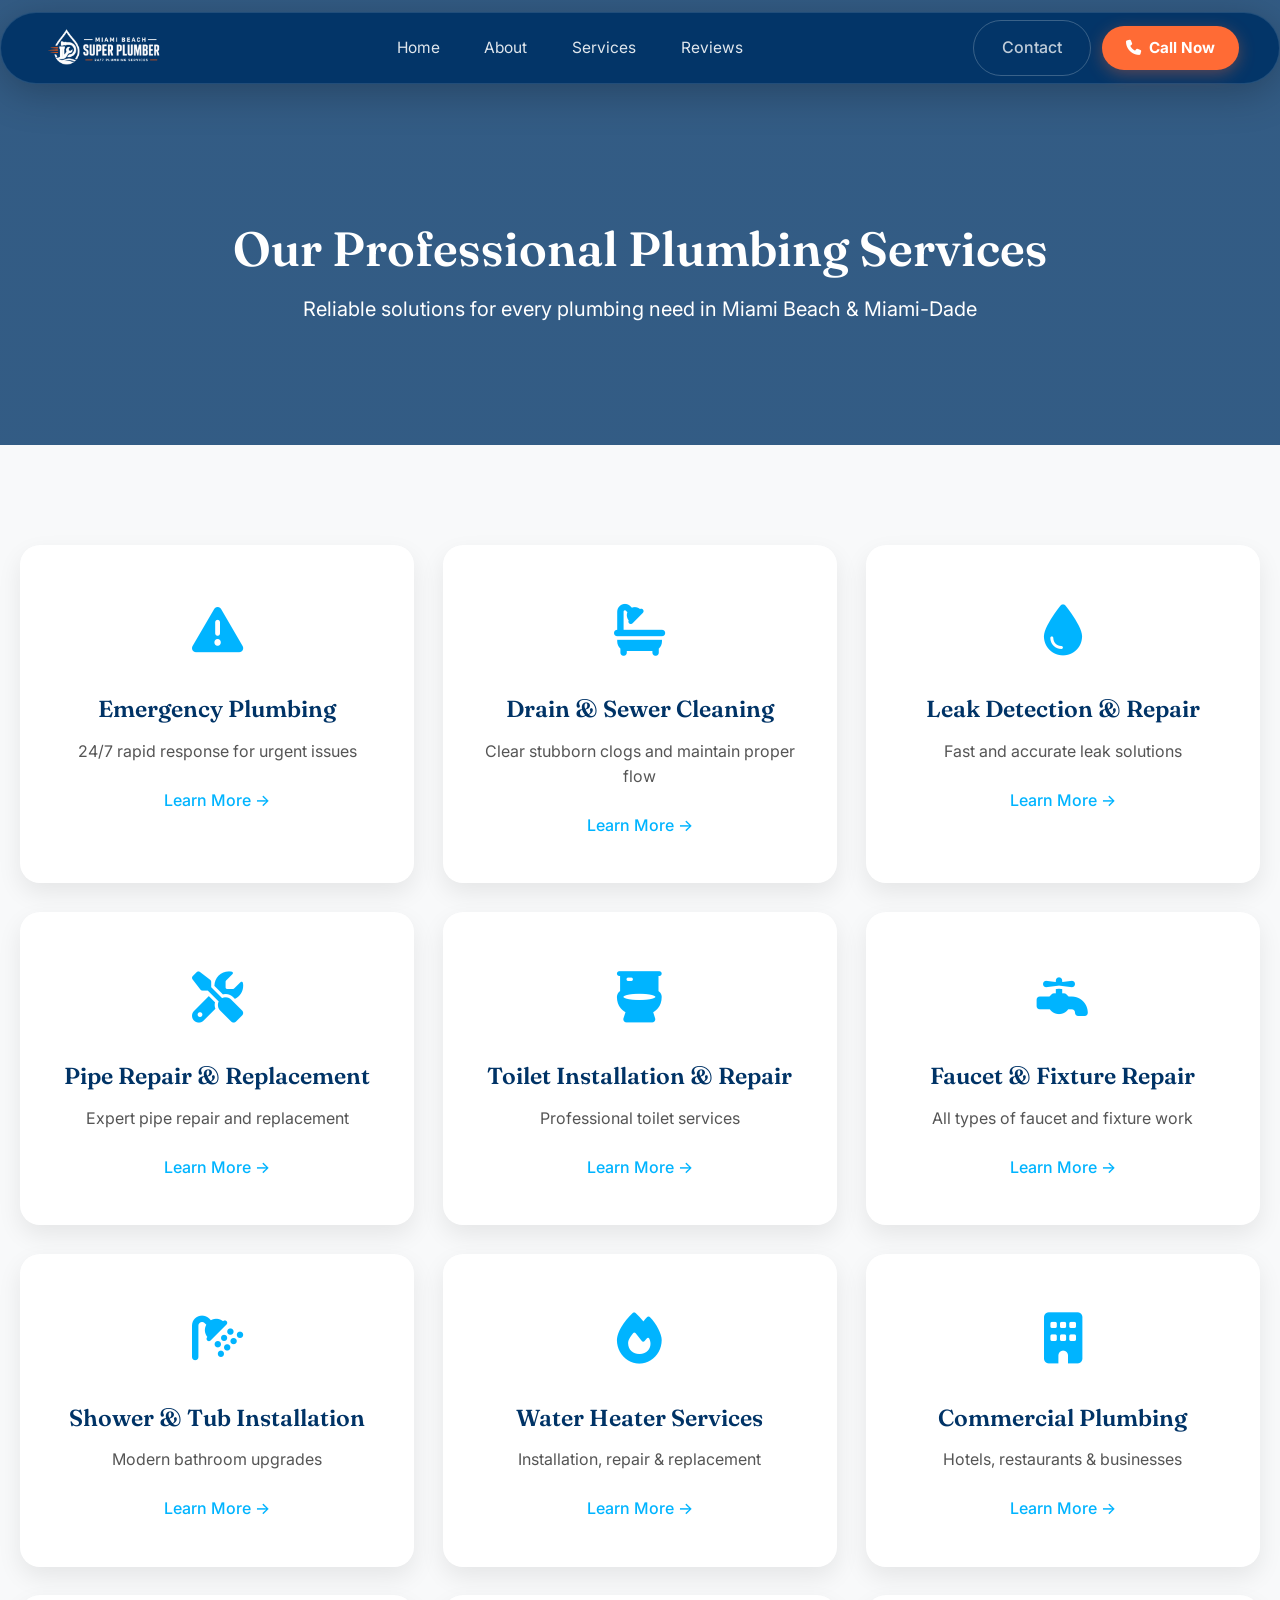
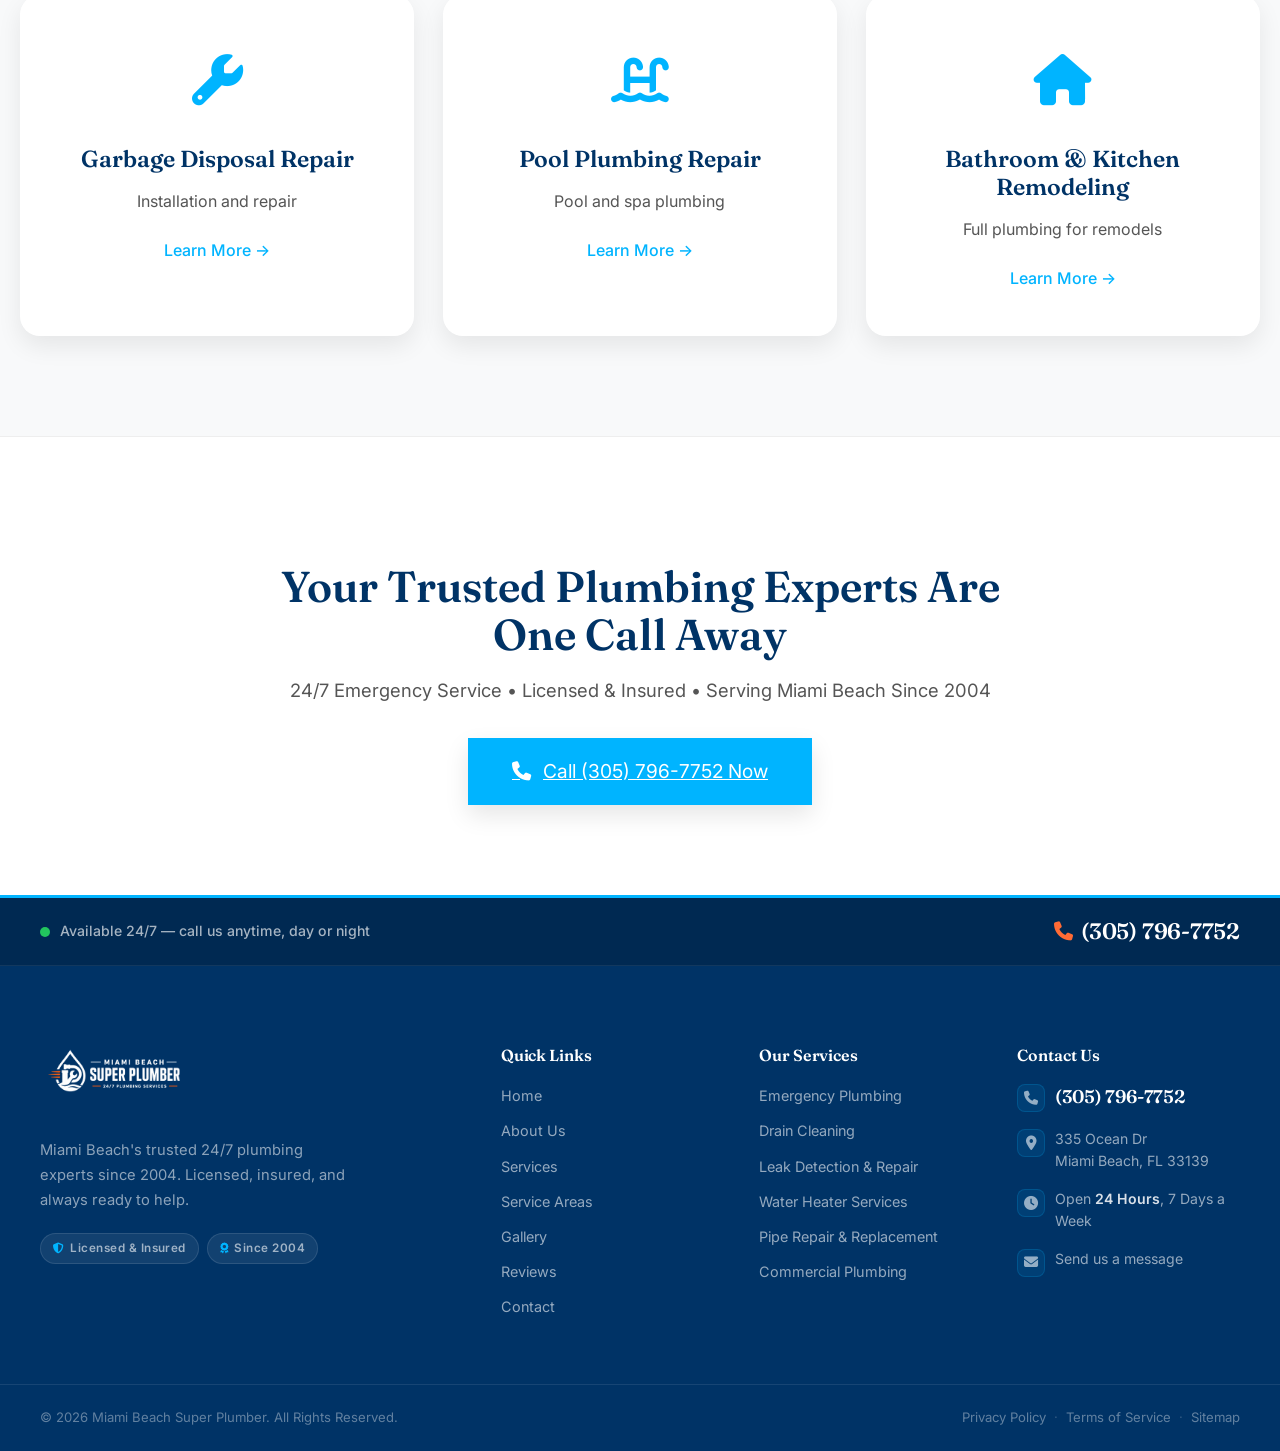
<file: services.html>
<!DOCTYPE html>
<html lang="en">
<head>
    <meta charset="UTF-8">
    <meta name="viewport" content="width=device-width, initial-scale=1.0">
    <title>Our Plumbing Services | Miami Beach Super Plumber</title>
    <meta name="description" content="Professional plumbing services in Miami Beach. Emergency plumbing, drain cleaning, leak repair, water heaters, commercial plumbing and more.">
    <link href="https://fonts.googleapis.com/css2?family=Fraunces:wght@400;500;600;700&family=Inter:wght@400;500;600&display=swap" rel="stylesheet">
    <link rel="stylesheet" href="https://cdnjs.cloudflare.com/ajax/libs/font-awesome/6.6.0/css/all.min.css">
    <link href="https://unpkg.com/aos@2.3.1/dist/aos.css" rel="stylesheet">
    <link rel="stylesheet" href="assets/css/style.css">
</head>
<body>

<!-- ==================== NAVIGATION ==================== -->
<header id="header">
    <nav class="nav-bar">
        
        <!-- Logo -->
        <a href="index.html" class="logo">
            <img src="assets/images/Super_Plumber1.png" 
                 alt="Miami Beach Super Plumber Logo">
        </a>

        <!-- Desktop Menu -->
        <ul class="nav-links" id="desktop-menu">
            <li><a href="index.html">Home</a></li>
            <li><a href="about.html">About</a></li>
            <li><a href="services.html">Services</a></li>
            <li><a href="reviews.html">Reviews</a></li>
        </ul>

        <!-- Desktop CTAs -->
        <div class="nav-ctas">
            <a href="contact.html" class="btn-ghost">Contact</a>
            <a href="tel:3057967752" class="btn-call">
                <i class="fas fa-phone"></i>
                Call Now
            </a>
        </div>

        <!-- Hamburger -->
        <button id="hamburger" class="hamburger">
            <span></span>
            <span></span>
            <span></span>
        </button>
    </nav>

    <!-- Mobile Drawer -->
    <div id="mobile-drawer" class="mobile-drawer">
        <div class="mobile-drawer-inner">
            <a href="index.html">Home</a>
            <a href="about.html">About</a>
            <a href="services.html">Services</a>
            <a href="reviews.html">Reviews</a>
            <a href="contact.html">Contact</a>
            
            <div class="mobile-drawer-ctas">
                <a href="contact.html" class="btn-ghost">Contact Us</a>
                <a href="tel:3057967752" class="btn-call">
                    <i class="fas fa-phone"></i> Call Now
                </a>
            </div>
        </div>
    </div>
</header>


<section class="services-hero">
    <div class="hero-content">
        <h1 data-aos="fade-up">Our Professional Plumbing Services</h1>
        <p data-aos="fade-up" data-aos-delay="200">Reliable solutions for every plumbing need in Miami Beach & Miami-Dade</p>
    </div>
</section>

<section class="all-services-section">
    <div class="section-container">
        <div class="services-grid" id="services-grid">
            <!-- Populated by JavaScript -->
        </div>
    </div>
</section>

<!-- Small Final CTA -->
<section class="final-cta-small">
    <div class="section-container">
        <div class="final-cta-content">
            <h2>Your Trusted Plumbing Experts Are One Call Away</h2>
            <p class="final-cta-subtitle">24/7 Emergency Service • Licensed & Insured • Serving Miami Beach Since 2004</p>
            
            <a href="tel:3057967752" class="cta-button">
                <i class="fas fa-phone"></i> Call (305) 796-7752 Now
            </a>
        </div>
    </div>
</section>

<!-- Scripts -->
<script>
    fetch('components/footer.html')
        .then(response => response.text())
        .then(data => {
            document.body.insertAdjacentHTML('beforeend', data);
        });
</script>

<script src="https://unpkg.com/aos@2.3.1/dist/aos.js"></script>
<script src="assets/js/main.js"></script>
</body>
</html>
</file>
<file: assets/css/style.css>
/* ====================== ROOT VARIABLES ====================== */
:root {
    --navy: #003366;
    --bright-blue: #00B4FF;
    --accent: #FF6B35;
    --white: #ffffff;
    --radius: 16px;
    --shadow: 0 10px 15px rgba(0, 0, 0, 0.1);
}

/* ====================== FONTS ====================== */
body {
    font-family: 'Inter', sans-serif;
    margin: 0;
    padding: 0;
    color: #222;
    line-height: 1.6;
}

h1, h2, h3, h4, h5, h6 {
    font-family: 'Fraunces', serif;
    font-weight: 600;
    line-height: 1.2;
}

*,
*::before,
*::after{
    box-sizing:border-box;
}

html{
    overflow-x:hidden;
}

body{
    overflow-x:hidden;
    width:100%;
}

img,
svg,
video,
iframe,
canvas{
    max-width:100%;
    height:auto;
    display:block;
}

/* ====================== NAVIGATION ====================== */
#header {
    position: fixed;
    top: 0;
    left: 0;
    right: 0;
    z-index: 1000;
    transition: all 0.4s ease;
}

.nav-bar {
    display: flex;
    align-items: center;
    justify-content: space-between;
    max-width: 1320px;
    margin: 12px auto 0;
    padding: 0 1.25rem;
    background: rgba(0, 51, 102, 0.94);     /* Using --navy */
    backdrop-filter: blur(16px);
    -webkit-backdrop-filter: blur(16px);
    border-radius: 9999px;
    border: 1px solid rgba(255,255,255,0.12);
    box-shadow: 0 8px 40px rgba(0,0,0,0.25);
    height: 68px;
    transition: all 0.35s cubic-bezier(0.4, 0, 0.2, 1);
}

#header.scrolled .nav-bar {
    margin-top: 0;
    border-radius: 0;
    height: 62px;
    background: rgba(0, 51, 102, 0.98);
}

/* Logo */
.logo img {
    height: 44px;
    width: auto;
    display: block;
    transition: height 0.35s ease;
}

#header.scrolled .logo img {
    height: 38px;
}

/* Desktop Menu */
.nav-links {
    display: none;
    align-items: center;
    gap: 2.2rem;
    list-style: none;
    margin: 0;
    padding: 0;
}

.nav-links a {
    color: rgba(255,255,255,0.88);
    text-decoration: none;
    font-size: 0.97rem;
    font-weight: 400;
    position: relative;
    padding-bottom: 4px;
    transition: color 0.35s ease;
}

.nav-links a::after {
    content: '';
    position: absolute;
    bottom: 0;
    left: 0;
    width: 0;
    height: 2px;
    background: var(--bright-blue);
    transition: width 0.35s ease;
}

.nav-links a:hover {
    color: white;
}

.nav-links a:hover::after {
    width: 100%;
}

/* Desktop CTAs */
.nav-ctas {
    display: none;
    align-items: center;
    gap: 0.8rem;
}

.btn-ghost {
    color: rgba(255,255,255,0.9);
    text-decoration: none;
    font-size: 0.93rem;
    font-weight: 500;
    padding: 8px 20px;
    border-radius: 9999px;
    border: 1px solid rgba(255,255,255,0.3);
    transition: all 0.35s ease;
}

.btn-ghost:hover {
    background: rgba(255,255,255,0.12);
    border-color: rgba(255,255,255,0.6);
    color: white;
}

.btn-call {
    display: inline-flex;
    align-items: center;
    gap: 8px;
    background: var(--accent); 
    color: white;
    text-decoration: none;
    font-size: 0.95rem;
    font-weight: 700;
    padding: 10px 24px;
    border-radius: 9999px;
    transition: all 0.35s ease;
    box-shadow: 0 4px 16px rgba(255, 107, 53, 0.35);
}

.btn-call:hover {
    background: #e55a2b;
    transform: translateY(-2px);
    box-shadow: 0 8px 24px rgba(255, 107, 53, 0.45);
}

/* Hamburger */
.hamburger {
    display: flex;
    flex-direction: column;
    justify-content: center;
    gap: 5px;
    width: 44px;
    height: 44px;
    background: none;
    border: none;
    cursor: pointer;
}

.hamburger span {
    display: block;
    height: 2.5px;
    background: white;
    border-radius: 2px;
    transition: all 0.3s ease;
}

.hamburger.open span:nth-child(1) { transform: translateY(7px) rotate(45deg); }
.hamburger.open span:nth-child(2) { opacity: 0; }
.hamburger.open span:nth-child(3) { transform: translateY(-7px) rotate(-45deg); }

/* Mobile Drawer */
.mobile-drawer {
    position: absolute;
    top: calc(100% + 12px);
    left: 12px;
    right: 12px;
    background: var(--navy);
    border-radius: 16px;
    border: 1px solid rgba(255,255,255,0.12);
    box-shadow: 0 20px 50px rgba(0,0,0,0.3);
    overflow: hidden;
    max-height: 0;
    opacity: 0;
    visibility: hidden;
    transition: all 0.4s cubic-bezier(0.4, 0, 0.2, 1);
}

.mobile-drawer.open {
    max-height: 520px;
    opacity: 1;
    visibility: visible;
}

.mobile-drawer-inner {
    padding: 1.8rem 1.4rem;
    display: flex;
    flex-direction: column;
    gap: 0.4rem;
}

.mobile-drawer a {
    color: rgba(255,255,255,0.9);
    text-decoration: none;
    font-size: 1.05rem;
    padding: 12px 10px;
    border-bottom: 1px solid rgba(255,255,255,0.08);
    transition: all 0.3s ease;
}

.mobile-drawer a:last-child { border-bottom: none; }
.mobile-drawer a:hover { color: var(--bright-blue); padding-left: 18px; }

.mobile-drawer-ctas {
    margin-top: 1.5rem;
    padding-top: 1.5rem;
    border-top: 1px solid rgba(255,255,255,0.1);
    display: flex;
    flex-direction: column;
    gap: 0.8rem;
}

/* ====================== MOBILE (0px - 767px) ====================== */
@media (max-width: 767px) {

    #header{
        padding: 0 10px;
    }

    .nav-bar{
        margin-top: 10px;
        width: 100%;
        height: 62px;
        padding: 0 1rem;
        border-radius: 50px;
    }

    #header.scrolled .nav-bar{
        margin-top: 0;
        border-radius: 0;
        height: 60px;
    }

    .logo img{
        height: 36px;
    }

    #header.scrolled .logo img{
        height: 34px;
    }

    .hamburger{
        width: 40px;
        height: 40px;
    }

    .mobile-drawer{
        top: calc(100% + 8px);
        left: 0;
        right: 0;
        border-radius: 18px;
    }

    .mobile-drawer-inner{
        padding: 1.5rem;
    }

    .mobile-drawer a{
        font-size: 1rem;
        padding: 14px 6px;
    }

    .mobile-drawer-ctas{
        margin-top: 1.2rem;
        padding-top: 1.2rem;
    }
}


/* ====================== TABLET (768px - 1023px) ====================== */
@media (min-width:768px){

    .nav-links{
        display:flex;
        gap:1.5rem;
    }

    .nav-ctas{
        display:flex;
        gap:.7rem;
    }

    .hamburger,
    .mobile-drawer{
        display:none;
    }

    .nav-bar{
        height:68px;
        padding:0 1.5rem;
    }

    .logo img{
        height:40px;
    }

    .btn-call{
        padding:10px 18px;
        font-size:.9rem;
    }

    .btn-ghost{
        padding:8px 16px;
        font-size:.9rem;
    }
}


/* ====================== DESKTOP (1024px+) ====================== */
@media (min-width:1024px){

    .nav-bar{
        padding:0 2.5rem;
        height:72px;
    }

    #header.scrolled .nav-bar{
        height:64px;
    }

    .nav-links{
        gap:2.8rem;
    }

    .logo img{
        height:44px;
    }

    .btn-call{
        padding:10px 24px;
        font-size:.95rem;
    }

}

/* HERO SECTION */

.hero-section {
  background-color: var(--white);
  padding: clamp(28px, 6vw, 56px) clamp(1.25rem, 5vw, 2rem) clamp(56px, 10vw, 96px);
  margin-top: 68px;
}
 
.hero-content {
  max-width: 860px;
  margin: 0 auto;
  display: flex;
  flex-direction: column;
  align-items: center;
  gap: 0;
  text-align: center;
}
 
/* ---- Badge ---- */
.hero-badge {
  display: inline-flex;
  align-items: center;
  gap: 7px;
  background: rgba(255, 107, 53, 0.10);
  border: 1px solid rgba(255, 107, 53, 0.28);
  color: #c04b1a;
  font-family: 'Inter', sans-serif;
  font-size: 0.75rem;
  font-weight: 600;
  letter-spacing: 0.08em;
  text-transform: uppercase;
  padding: 6px 15px;
  border-radius: 100px;
  margin-bottom: 1.6rem;
}
.hero-badge i {
  color: var(--accent);
  font-size: 0.7rem;
}
 
.hero-headline {
  font-family: 'Fraunces', serif;
  font-size: clamp(2.4rem, 6.5vw, 4rem);
  font-weight: 600;
  line-height: 1.1;
  color: var(--navy);
  letter-spacing: -0.02em;
  max-width: 820px;
  margin: 0 auto 1.5rem;
}
 
.hero-highlight {
  color: var(--bright-blue);
  position: relative;
  white-space: nowrap;
}
 
.hero-highlight::after {
  content: '';
  position: absolute;
  left: 0;
  right: 0;
  bottom: -4px;
  height: 3px;
  background: var(--bright-blue);
  border-radius: 2px;
  opacity: 0.45;
}
 
.hero-sub {
  font-family: 'Inter', sans-serif;
  font-size: clamp(1rem, 2.2vw, 1.18rem);
  line-height: 1.65;
  color: #555;
  max-width: 680px;
  margin: 0 auto 2.25rem;
}
 
/* ---- CTAs ---- */
.hero-ctas {
  display: flex;
  flex-wrap: wrap;
  gap: 14px;
  justify-content: center;
  margin-bottom: 1.75rem;
}
 
.hero-btn-primary {
  display: inline-flex;
  align-items: center;
  gap: 9px;
  background-color: var(--accent);
  color: #fff;
  text-decoration: none;
  font-family: 'Inter', sans-serif;
  font-size: 1.05rem;
  font-weight: 700;
  padding: 15px 32px;
  border-radius: 100px;
  letter-spacing: 0.01em;
  box-shadow: 0 6px 24px rgba(255, 107, 53, 0.35);
  transition: background 0.25s ease, transform 0.22s ease, box-shadow 0.25s ease;
}
.hero-btn-primary:hover {
  background-color: #e05a27;
  transform: translateY(-2px);
  box-shadow: 0 10px 32px rgba(255, 107, 53, 0.48);
}
.hero-btn-primary i {
  font-size: 0.9rem;
}
 
.hero-btn-outline {
  display: inline-flex;
  align-items: center;
  gap: 9px;
  border: 2px solid var(--navy);
  color: var(--navy);
  text-decoration: none;
  font-family: 'Inter', sans-serif;
  font-size: 1.05rem;
  font-weight: 500;
  padding: 13px 28px;
  border-radius: 100px;
  transition: background 0.25s ease, color 0.25s ease, transform 0.22s ease;
}
.hero-btn-outline:hover {
  background-color: var(--navy);
  color: var(--white);
  transform: translateY(-2px);
}
.hero-btn-outline i {
  font-size: 0.8rem;
  transition: transform 0.22s ease;
}
.hero-btn-outline:hover i {
  transform: translateX(3px);
}
 
/* ---- Proof strip ---- */
.hero-proof {
  display: flex;
  align-items: center;
  flex-wrap: wrap;
  gap: 0.6rem 1rem;
  justify-content: center;
  margin-bottom: 3rem;
}
 
.proof-pill {
  display: flex;
  align-items: center;
  gap: 6px;
  font-family: 'Inter', sans-serif;
  font-size: 0.82rem;
  font-weight: 500;
  color: #666;
}
.proof-pill i {
  color: var(--bright-blue);
  font-size: 0.78rem;
}
 
.proof-dot {
  width: 4px;
  height: 4px;
  border-radius: 50%;
  background: #ccc;
}
 
/* hide dividers when wrapped */
@media (max-width: 479px) {
  .proof-dot { display: none; }
}
 
/* ---- Image block ---- */
.hero-img-block {
  width: 100%;
  max-width: 860px;
  position: relative;
  /* Corner accent offset */
  padding: 12px;
}
 
/* L-shaped corner accents */
.corner {
  position: absolute;
  width: 28px;
  height: 28px;
  z-index: 2;
  pointer-events: none;
}
.corner-tl {
  top: 0;
  left: 0;
  border-top: 3px solid var(--accent);
  border-left: 3px solid var(--accent);
  border-radius: 4px 0 0 0;
}
.corner-br {
  bottom: 0;
  right: 0;
  border-bottom: 3px solid var(--accent);
  border-right: 3px solid var(--accent);
  border-radius: 0 0 4px 0;
}
 
/* Image frame */
.hero-img-frame {
  position: relative;
  border-radius: 20px;
  overflow: hidden;
  box-shadow:
    0 0 0 1px rgba(0, 51, 102, 0.08),
    0 24px 64px rgba(0, 51, 102, 0.18),
    0 0 0 8px rgba(0, 180, 255, 0.07); /* soft blue ring */
}
 
.hero-img {
  width: 100%;
  height: auto;
  display: block;
  /* slight zoom on hover via the block */
  transition: transform 0.55s ease;
}
.hero-img-block:hover .hero-img {
  transform: scale(1.025);
}
 
/* Bottom fade overlay */
.img-fade {
  position: absolute;
  bottom: 0;
  left: 0;
  right: 0;
  height: 42%;
  background: linear-gradient(to top, rgba(0, 37, 77, 0.72) 0%, transparent 100%);
  pointer-events: none;
}
 
/* Floating badge – bottom left */
.img-floating-badge {
  position: absolute;
  bottom: 1.25rem;
  left: 1.25rem;
  background: rgba(0, 37, 77, 0.90);
  backdrop-filter: blur(12px);
  -webkit-backdrop-filter: blur(12px);
  border: 1px solid rgba(255, 255, 255, 0.12);
  border-radius: var(--radius);
  padding: 0.85rem 1.1rem;
  display: flex;
  align-items: center;
  gap: 0.75rem;
  box-shadow: 0 8px 32px rgba(0, 0, 0, 0.28);
  max-width: calc(100% - 2.5rem);
}
 
.badge-icon {
  width: 40px;
  height: 40px;
  border-radius: 10px;
  background: var(--accent);
  display: flex;
  align-items: center;
  justify-content: center;
  font-size: 1.05rem;
  color: #fff;
  flex-shrink: 0;
}
 
.badge-text {
  display: flex;
  flex-direction: column;
  gap: 2px;
}
.badge-text strong {
  font-family: 'Inter', sans-serif;
  font-size: 0.88rem;
  font-weight: 700;
  color: #fff;
  line-height: 1.2;
}
.badge-text span {
  font-family: 'Inter', sans-serif;
  font-size: 0.75rem;
  color: rgba(255, 255, 255, 0.58);
}
 
/* Live badge – top right */
.img-live-badge {
  position: absolute;
  top: 1.1rem;
  right: 1.1rem;
  display: inline-flex;
  align-items: center;
  gap: 6px;
  background: rgba(0, 37, 77, 0.85);
  backdrop-filter: blur(10px);
  -webkit-backdrop-filter: blur(10px);
  border: 1px solid rgba(255, 255, 255, 0.12);
  border-radius: 100px;
  padding: 6px 13px;
  font-family: 'Inter', sans-serif;
  font-size: 0.75rem;
  font-weight: 600;
  color: rgba(255, 255, 255, 0.88);
  letter-spacing: 0.03em;
}
 
/* Pulsing green dot */
.live-dot {
  width: 8px;
  height: 8px;
  border-radius: 50%;
  background: #22c55e;
  display: inline-block;
  flex-shrink: 0;
  animation: pulse-dot 2s ease infinite;
}
 
@keyframes pulse-dot {
  0%, 100% { box-shadow: 0 0 0 0 rgba(34, 197, 94, 0.5); }
  50%       { box-shadow: 0 0 0 5px rgba(34, 197, 94, 0); }
}
/* ====================== MOBILE (0px - 767px) ====================== */
@media (max-width:767px){

    .hero-section{
        margin-top:62px;
        padding:2rem 1rem 3.5rem;
    }

    .hero-content{
        max-width:100%;
    }

    .hero-badge{
        font-size:.68rem;
        padding:6px 12px;
        margin-bottom:1.2rem;
    }

    .hero-headline{
        font-size:2.25rem;
        line-height:1.15;
        margin-bottom:1rem;
    }

    .hero-highlight{
        white-space:normal;
    }

    .hero-sub{
        font-size:1rem;
        line-height:1.65;
        margin-bottom:2rem;
    }

    .hero-ctas{
        flex-direction:column;
        width:100%;
        gap:12px;
    }

    .hero-btn-primary,
    .hero-btn-outline{
        width:100%;
        justify-content:center;
        padding:15px 20px;
        font-size:1rem;
    }

    .hero-proof{
        gap:.7rem;
        margin-bottom:2rem;
    }

    .proof-pill{
        font-size:.78rem;
    }

    .hero-img-block{
        padding:8px;
    }

    .hero-img-frame{
        border-radius:16px;
    }

    .corner{
        width:22px;
        height:22px;
    }

    .img-floating-badge{
        left:12px;
        right:12px;
        bottom:12px;
        max-width:none;
        padding:.8rem;
    }

    .badge-icon{
        width:36px;
        height:36px;
        font-size:.9rem;
    }

    .badge-text strong{
        font-size:.82rem;
    }

    .badge-text span{
        font-size:.72rem;
    }

    .img-live-badge{
        top:12px;
        right:12px;
        font-size:.7rem;
        padding:5px 10px;
    }

}


/* ====================== TABLET (768px - 1023px) ====================== */
@media (min-width:768px){

    .hero-section{
        margin-top:80px;
    }

    .hero-btn-primary,
    .hero-btn-outline{
        padding:16px 34px;
        font-size:1.08rem;
    }

    .img-floating-badge{
        bottom:1.5rem;
        left:1.5rem;
        padding:1rem 1.2rem;
    }

    .badge-icon{
        width:42px;
        height:42px;
    }

}


/* ====================== DESKTOP (1024px+) ====================== */
@media (min-width:1024px){

    .hero-section{
        margin-top:84px;
    }

    .hero-btn-primary,
    .hero-btn-outline{
        padding:16px 36px;
        font-size:1.1rem;
    }

    .img-floating-badge{
        bottom:1.75rem;
        left:1.75rem;
    }

    .badge-icon{
        width:44px;
        height:44px;
    }

}
/* Respect reduced motion */
@media (prefers-reduced-motion: reduce) {
  .live-dot { animation: none; }
  .hero-img { transition: none; }
  .hero-btn-primary,
  .hero-btn-outline { transition: none; }
}
 

/* ====================== WHY CHOOSE US ====================== */
.why-section {
  background: var(--navy);
  padding: clamp(64px, 10vw, 108px) clamp(1.25rem, 5vw, 2.5rem);
  position: relative;
  overflow: hidden;
}

.why-section::before {
  content: '';
  position: absolute;
  inset: 0;
  background-image:
    linear-gradient(rgba(255,255,255,0.03) 1px, transparent 1px),
    linear-gradient(90deg, rgba(255,255,255,0.03) 1px, transparent 1px);
  background-size: 48px 48px;
  pointer-events: none;
}

.why-section::after {
  content: '';
  position: absolute;
  width: 600px;
  height: 600px;
  border-radius: 50%;
  background: radial-gradient(circle, rgba(0,180,255,0.08) 0%, transparent 70%);
  top: -100px;
  right: -100px;
  pointer-events: none;
}

.why-inner {
  max-width: 1280px;
  margin: 0 auto;
  position: relative;
  z-index: 1;
}

.why-header {
  text-align: center;
  margin-bottom: clamp(2.5rem, 6vw, 4.5rem);
}

.why-eyebrow {
  display: inline-flex;
  align-items: center;
  gap: 8px;
  background: rgba(255,107,53,0.15);
  border: 1px solid rgba(255,107,53,0.35);
  color: #ffb49a;
  font-family: 'Inter', sans-serif;
  font-size: 0.75rem;
  font-weight: 600;
  letter-spacing: 0.1em;
  text-transform: uppercase;
  padding: 6px 16px;
  border-radius: 100px;
  margin-bottom: 1.4rem;
}
.why-eyebrow i { font-size: 0.7rem; color: var(--accent); }

.why-header h2 {
  font-family: 'Fraunces', serif;
  font-size: clamp(1.9rem, 4.5vw, 3rem);
  font-weight: 600;
  color: #fff;
  line-height: 1.15;
  margin-bottom: 1rem;
  letter-spacing: -0.01em;
}

.why-header h2 span {
  color: var(--bright-blue);
}

.why-subtitle {
  font-size: clamp(0.95rem, 2vw, 1.1rem);
  color: rgba(255,255,255,0.58);
  max-width: 560px;
  margin: 0 auto;
  line-height: 1.65;
}

/* ---- Grid ---- */
.why-grid {
  display: grid;
  grid-template-columns: 1fr;
  gap: 1px;
  background: rgba(255,255,255,0.07);
  border-radius: var(--radius);
  overflow: hidden;
  border: 1px solid rgba(255,255,255,0.07);
}

/* ---- Card ---- */
.why-card {
  background: rgba(255,255,255,0.035);
  padding: clamp(1.75rem, 4vw, 2.5rem) clamp(1.5rem, 3.5vw, 2.25rem);
  display: flex;
  flex-direction: column;
  gap: 1rem;
  transition: background 0.25s ease;
  position: relative;
  cursor: default;
}

.why-card:hover {
  background: rgba(255,255,255,0.07);
}

.why-card::before {
  content: '';
  position: absolute;
  top: 0; left: 0; right: 0;
  height: 3px;
  background: var(--bright-blue);
  transform: scaleX(0);
  transform-origin: left;
  transition: transform 0.3s ease;
}
.why-card:hover::before {
  transform: scaleX(1);
}

.card-top {
  display: flex;
  align-items: center;
  justify-content: space-between;
}

.card-number {
  font-family: 'Fraunces', serif;
  font-size: 3rem;
  font-weight: 300;
  font-style: italic;
  line-height: 1;
  color: rgba(255,255,255,0.10);
  transition: color 0.25s ease;
  user-select: none;
}
.why-card:hover .card-number {
  color: rgba(0,180,255,0.22);
}

.card-icon {
  width: 48px;
  height: 48px;
  border-radius: 12px;
  background: rgba(0,180,255,0.12);
  border: 1px solid rgba(0,180,255,0.22);
  display: flex;
  align-items: center;
  justify-content: center;
  font-size: 1.2rem;
  color: var(--bright-blue);
  flex-shrink: 0;
  transition: background 0.25s ease, border-color 0.25s ease, transform 0.25s ease;
}
.why-card:hover .card-icon {
  background: rgba(0,180,255,0.22);
  border-color: rgba(0,180,255,0.45);
  transform: scale(1.06);
}

/* Card body */
.card-body {}

.card-body h3 {
  font-family: 'Fraunces', serif;
  font-size: clamp(1.05rem, 2.2vw, 1.22rem);
  font-weight: 600;
  color: #fff;
  margin-bottom: 0.55rem;
  line-height: 1.25;
}

.card-body p {
  font-size: clamp(0.85rem, 1.8vw, 0.95rem);
  color: rgba(255,255,255,0.52);
  line-height: 1.65;
}

/* ---- Bottom CTA strip ---- */
.why-footer {
  margin-top: clamp(2.5rem, 6vw, 4rem);
  display: flex;
  flex-direction: column;
  align-items: center;
  gap: 1.5rem;
  text-align: center;
}

.why-footer p {
  font-size: 1rem;
  color: rgba(255,255,255,0.5);
}
.why-footer strong {
  color: rgba(255,255,255,0.85);
  font-weight: 500;
}

.why-cta-group {
  display: flex;
  flex-wrap: wrap;
  gap: 1rem;
  justify-content: center;
}

.btn-primary {
  display: inline-flex;
  align-items: center;
  gap: 9px;
  background: var(--accent);
  color: #fff;
  text-decoration: none;
  font-family: 'Inter', sans-serif;
  font-size: 1rem;
  font-weight: 600;
  padding: 14px 30px;
  border-radius: 100px;
  letter-spacing: 0.01em;
  transition: background 0.25s ease, transform 0.22s ease, box-shadow 0.25s ease;
  box-shadow: 0 6px 24px rgba(255,107,53,0.35);
}
.btn-primary:hover {
  background: #e05a27;
  transform: translateY(-2px);
  box-shadow: 0 10px 32px rgba(255,107,53,0.45);
}

.btn-ghost {
  display: inline-flex;
  align-items: center;
  gap: 8px;
  color: rgba(255,255,255,0.75);
  text-decoration: none;
  font-family: 'Inter', sans-serif;
  font-size: 1rem;
  font-weight: 500;
  padding: 14px 28px;
  border-radius: 100px;
  border: 1.5px solid rgba(255,255,255,0.22);
  transition: all 0.25s ease;
}
.btn-ghost:hover {
  border-color: rgba(255,255,255,0.5);
  background: rgba(255,255,255,0.07);
  color: #fff;
}
/* ====================== MOBILE (0px - 767px) ====================== */
@media (max-width:767px){

    .why-section{
        padding:4rem 1rem;
    }

    .why-header{
        margin-bottom:2.5rem;
    }

    .why-eyebrow{
        font-size:.68rem;
        padding:6px 14px;
        margin-bottom:1rem;
    }

    .why-header h2{
        font-size:2rem;
        line-height:1.2;
    }

    .why-subtitle{
        font-size:.95rem;
    }

    .why-grid{
        grid-template-columns:1fr;
        border-radius:18px;
    }

    .why-card{
        padding:1.6rem;
    }

    .card-number{
        font-size:2.3rem;
    }

    .card-icon{
        width:42px;
        height:42px;
        font-size:1rem;
    }

    .card-body h3{
        font-size:1.15rem;
    }

    .card-body p{
        font-size:.9rem;
    }

    .why-footer{
        margin-top:2.5rem;
        gap:1.2rem;
    }

    .why-footer p{
        font-size:.95rem;
    }

    .why-cta-group{
        width:100%;
        flex-direction:column;
    }

    .btn-primary,
    .btn-ghost{
        width:100%;
        justify-content:center;
        padding:15px 20px;
    }

}


/* ====================== TABLET (768px - 1023px) ====================== */
@media (min-width:768px){

    .why-grid{
        grid-template-columns:repeat(2,1fr);
    }

    .why-card{
        padding:2rem;
    }

    .card-number{
        font-size:2.7rem;
    }

}


/* ====================== DESKTOP (1024px+) ====================== */
@media (min-width:1024px){

    .why-grid{
        grid-template-columns:repeat(3,1fr);
    }

    .why-card{
        padding:2.5rem 2.25rem;
    }

    .card-number{
        font-size:3rem;
    }

}


/* ====================== REDUCED MOTION ====================== */
@media (prefers-reduced-motion:reduce){

    *,
    *::before,
    *::after{
        transition-duration:.01ms !important;
    }

}


/* =====================================================
   SERVICES SECTION
   ===================================================== */
 
.services-section {
  background-color: var(--white);
  padding: clamp(64px, 10vw, 108px) clamp(1.25rem, 5vw, 2.5rem);
}
 
.services-inner {
  max-width: 1280px;
  margin: 0 auto;
}
 
/* ---- Header ---- */
.services-header {
  text-align: center;
  margin-bottom: clamp(2.5rem, 6vw, 4rem);
}
 
.services-eyebrow {
  display: inline-flex;
  align-items: center;
  gap: 8px;
  background: rgba(255, 107, 53, 0.10);
  border: 1px solid rgba(255, 107, 53, 0.28);
  color: #c04b1a;
  font-family: 'Inter', sans-serif;
  font-size: 0.75rem;
  font-weight: 600;
  letter-spacing: 0.09em;
  text-transform: uppercase;
  padding: 6px 15px;
  border-radius: 100px;
  margin-bottom: 1.35rem;
}
.services-eyebrow i {
  color: var(--accent);
  font-size: 0.72rem;
}
 
.services-header h2 {
  font-family: 'Fraunces', serif;
  font-size: clamp(1.9rem, 4.5vw, 3rem);
  font-weight: 600;
  color: var(--navy);
  line-height: 1.12;
  letter-spacing: -0.015em;
  margin-bottom: 1rem;
  max-width: 640px;
  margin-left: auto;
  margin-right: auto;
}
 
.services-header h2 em {
  font-style: italic;
  color: var(--bright-blue);
}
 
.services-subtitle {
  font-family: 'Inter', sans-serif;
  font-size: clamp(0.95rem, 2vw, 1.1rem);
  color: #666;
  max-width: 560px;
  margin: 0 auto;
  line-height: 1.65;
}
 
/* ---- Grid ---- */
.services-grid {
  display: grid;
  grid-template-columns: 1fr;
  gap: 1.5rem;
}

/* ---- Service Card ---- */
.svc-card {
  background: #f8fafc;
  border-radius: var(--radius);
  padding: clamp(1.5rem, 3vw, 2.25rem);
  display: flex;
  flex-direction: column;
  gap: 0.9rem;
  border: 1px solid rgba(0, 51, 102, 0.07);
  border-left: 3px solid transparent;
  transition:
    border-color 0.25s ease,
    background 0.25s ease,
    box-shadow 0.25s ease,
    transform 0.25s ease;
  position: relative;
}
 
.svc-card:hover {
  border-left-color: var(--bright-blue);
  background: var(--white);
  box-shadow: 0 12px 40px rgba(0, 51, 102, 0.10);
  transform: translateY(-4px);
}
 
/* Icon */
.svc-icon-wrap {
  width: 52px;
  height: 52px;
  border-radius: 12px;
  background: rgba(0, 180, 255, 0.10);
  border: 1px solid rgba(0, 180, 255, 0.20);
  display: flex;
  align-items: center;
  justify-content: center;
  font-size: 1.3rem;
  color: var(--bright-blue);
  transition: background 0.25s ease, border-color 0.25s ease, transform 0.25s ease;
  flex-shrink: 0;
}
.svc-card:hover .svc-icon-wrap {
  background: rgba(0, 180, 255, 0.18);
  border-color: rgba(0, 180, 255, 0.38);
  transform: scale(1.06);
}
 
/* Body */
.svc-card-body {
  flex: 1;
}
 
.svc-card-body h3 {
  font-family: 'Fraunces', serif;
  font-size: clamp(1.05rem, 2.2vw, 1.25rem);
  font-weight: 600;
  color: var(--navy);
  margin-bottom: 0.5rem;
  line-height: 1.25;
}
 
.svc-card-body p {
  font-family: 'Inter', sans-serif;
  font-size: clamp(0.85rem, 1.8vw, 0.95rem);
  color: #666;
  line-height: 1.6;
}
 
/* Link */
.svc-link {
  display: inline-flex;
  align-items: center;
  gap: 6px;
  font-family: 'Inter', sans-serif;
  font-size: 0.88rem;
  font-weight: 600;
  color: var(--bright-blue);
  text-decoration: none;
  margin-top: auto;
  transition: gap 0.22s ease, color 0.22s ease;
}
.svc-link i {
  font-size: 0.75rem;
  transition: transform 0.22s ease;
}
.svc-link:hover {
  color: var(--navy);
}
.svc-link:hover i {
  transform: translateX(4px);
}
 
/* ---- Footer: View All ---- */
.services-footer {
  margin-top: clamp(2rem, 5vw, 3.5rem);
  display: flex;
  justify-content: center;
}
 
.svc-view-all {
  display: inline-flex;
  align-items: center;
  gap: 9px;
  font-family: 'Inter', sans-serif;
  font-size: 1rem;
  font-weight: 600;
  color: var(--navy);
  text-decoration: none;
  padding: 14px 34px;
  border-radius: 100px;
  border: 2px solid var(--navy);
  transition: background 0.25s ease, color 0.25s ease, transform 0.22s ease;
}
.svc-view-all i {
  font-size: 0.8rem;
  transition: transform 0.22s ease;
}
.svc-view-all:hover {
  background: var(--navy);
  color: var(--white);
  transform: translateY(-2px);
}
.svc-view-all:hover i {
  transform: translateX(4px);
}
/* =====================================================
   MOBILE (0px – 767px)
   ===================================================== */

@media (max-width: 767px) {

  .services-section {
    padding: 60px 1rem;
  }

  .services-header {
    margin-bottom: 2.25rem;
  }

  .services-eyebrow {
    font-size: 0.68rem;
    padding: 6px 14px;
    margin-bottom: 1rem;
  }

  .services-header h2 {
    font-size: 2rem;
    line-height: 1.2;
  }

  .services-subtitle {
    font-size: 0.95rem;
    line-height: 1.7;
  }

  .services-grid {
    grid-template-columns: 1fr;
    gap: 1rem;
  }

  .svc-card {
    padding: 1.4rem;
  }

  .svc-icon-wrap {
    width: 46px;
    height: 46px;
    font-size: 1.1rem;
  }

  .svc-card-body h3 {
    font-size: 1.1rem;
  }

  .svc-card-body p {
    font-size: 0.9rem;
  }

  .svc-link {
    font-size: 0.9rem;
  }

  .services-footer {
    margin-top: 2.25rem;
  }

  .svc-view-all {
    width: 100%;
    justify-content: center;
    padding: 14px 20px;
    font-size: 0.95rem;
  }

}

/* =====================================================
   TABLET (768px – 1023px)
   ===================================================== */

@media (min-width: 768px) and (max-width: 1023px) {

  .services-grid {
    grid-template-columns: repeat(2, 1fr);
    gap: 1.25rem;
  }

  .services-section {
    padding: 80px 2rem;
  }

  .svc-card {
    padding: 1.75rem;
  }

}

/* =====================================================
   DESKTOP (1024px+)
   ===================================================== */

@media (min-width: 1024px) {

  .services-grid {
    grid-template-columns: repeat(3, 1fr);
    gap: 1.75rem;
  }

}

/* =====================================================
   LARGE DESKTOP (1440px+)
   ===================================================== */

@media (min-width: 1440px) {

  .services-inner {
    max-width: 1380px;
  }

  .services-grid {
    gap: 2rem;
  }

}

/* =====================================================
   REDUCED MOTION
   ===================================================== */

@media (prefers-reduced-motion: reduce) {

  *,
  *::before,
  *::after {
    transition-duration: 0.01ms !important;
  }

}

 
/* =====================================================
   EMERGENCY BANNER
   ===================================================== */
 
.emerg-banner {
  display: grid;
  grid-template-columns: 1fr; 
  min-height: 420px;
}

.emerg-left {
  position: relative;
  background:
    url('/assets/images/emerg_img.webp') center / cover no-repeat;
  display: flex;
  align-items: flex-end;
  padding: clamp(2.5rem, 6vw, 4rem) clamp(1.5rem, 5vw, 3.5rem);
  min-height: 340px;
}
 
.emerg-left-overlay {
  position: absolute;
  inset: 0;
  background:
    linear-gradient(
      to top,
      rgba(0, 20, 50, 0.90) 0%,
      rgba(0, 37, 77, 0.60) 50%,
      rgba(0, 37, 77, 0.30) 100%
    );
  -webkit-mask-image: none;
}

.emerg-left-content {
  position: relative;
  z-index: 1;
  color: var(--white);
  max-width: 520px;
}
 
/* Live eyebrow */
.emerg-eyebrow {
  display: inline-flex;
  align-items: center;
  gap: 8px;
  font-family: 'Inter', sans-serif;
  font-size: 0.75rem;
  font-weight: 600;
  letter-spacing: 0.1em;
  text-transform: uppercase;
  color: rgba(255,255,255,0.75);
  margin-bottom: 1rem;
}
 
/* Pulsing green dot */
.live-dot {
  width: 8px;
  height: 8px;
  border-radius: 50%;
  background: #22c55e;
  display: inline-block;
  flex-shrink: 0;
  animation: pulse-dot 2s ease infinite;
}
 
@keyframes pulse-dot {
  0%, 100% { box-shadow: 0 0 0 0   rgba(34, 197, 94, 0.55); }
  50%       { box-shadow: 0 0 0 6px rgba(34, 197, 94, 0); }
}
 
.emerg-headline {
  font-family: 'Fraunces', serif;
  font-size: clamp(1.9rem, 5vw, 3.1rem);
  font-weight: 600;
  line-height: 1.1;
  letter-spacing: -0.015em;
  color: var(--white);
  margin-bottom: 1rem;
}
.emerg-headline em {
  font-style: italic;
  color: var(--bright-blue);
}
 
.emerg-sub {
  font-family: 'Inter', sans-serif;
  font-size: clamp(0.9rem, 2vw, 1.05rem);
  color: rgba(255, 255, 255, 0.72);
  line-height: 1.65;
  max-width: 440px;
}
 
/* ---- Right panel: solid navy ---- */
.emerg-right {
  background: var(--navy);
  display: flex;
  flex-direction: column;
  align-items: center;
  justify-content: center;
  text-align: center;
  padding: clamp(2.5rem, 6vw, 4rem) clamp(1.5rem, 5vw, 3rem);
  gap: 0;
}
 
.emerg-label {
  font-family: 'Inter', sans-serif;
  font-size: 0.75rem;
  font-weight: 600;
  letter-spacing: 0.1em;
  text-transform: uppercase;
  color: rgba(255, 255, 255, 0.45);
  margin-bottom: 0.85rem;
}
 
.emerg-number {
  display: inline-flex;
  align-items: center;
  gap: 12px;
  font-family: 'Fraunces', serif;
  font-size: clamp(1.65rem, 4vw, 2.5rem);
  font-weight: 600;
  color: var(--white);
  text-decoration: none;
  letter-spacing: -0.01em;
  line-height: 1;
  margin-bottom: 0.85rem;
  transition: color 0.22s ease;
}
.emerg-number i {
  font-size: 0.7em;
  color: var(--accent);
  transition: transform 0.22s ease;
}
.emerg-number:hover {
  color: var(--bright-blue);
}
.emerg-number:hover i {
  transform: rotate(12deg) scale(1.12);
}
 
.emerg-note {
  font-family: 'Inter', sans-serif;
  font-size: 0.82rem;
  color: rgba(255, 255, 255, 0.45);
  margin-bottom: 1.75rem;
  font-style: italic;
}
 
.emerg-divider {
  width: 40px;
  height: 1px;
  background: rgba(255,255,255,0.15);
  margin-bottom: 1.75rem;
}
 
.emerg-contact-link {
  display: inline-flex;
  align-items: center;
  gap: 8px;
  font-family: 'Inter', sans-serif;
  font-size: 0.9rem;
  font-weight: 600;
  color: rgba(255, 255, 255, 0.60);
  text-decoration: none;
  padding: 11px 24px;
  border-radius: 100px;
  border: 1.5px solid rgba(255, 255, 255, 0.18);
  transition: border-color 0.22s ease, color 0.22s ease, background 0.22s ease;
}
.emerg-contact-link i {
  font-size: 0.75rem;
  transition: transform 0.22s ease;
}
.emerg-contact-link:hover {
  border-color: rgba(255, 255, 255, 0.45);
  color: var(--white);
  background: rgba(255, 255, 255, 0.07);
}
.emerg-contact-link:hover i {
  transform: translateX(3px);
}

/* =====================================================
   MOBILE (0px – 767px)
   ===================================================== */

@media (max-width: 767px) {

  .emerg-banner {
    grid-template-columns: 1fr;
    min-height: auto;
  }

  .emerg-left {
    min-height: 320px;
    padding: 2rem 1.25rem;
  }

  .emerg-left-content {
    max-width: 100%;
  }

  .emerg-eyebrow {
    font-size: 0.68rem;
    margin-bottom: 0.9rem;
  }

  .emerg-headline {
    font-size: 2rem;
    line-height: 1.15;
  }

  .emerg-sub {
    font-size: 0.95rem;
    line-height: 1.7;
  }

  .emerg-right {
    padding: 2.5rem 1.25rem;
  }

  .emerg-number {
    font-size: 1.7rem;
    justify-content: center;
    text-align: center;
    flex-wrap: wrap;
  }

  .emerg-note {
    font-size: 0.85rem;
  }

  .emerg-contact-link {
    width: 100%;
    justify-content: center;
    padding: 14px 20px;
  }

}

/* =====================================================
   TABLET (768px – 1023px)
   ===================================================== */

@media (min-width: 768px) and (max-width: 1023px) {

  .emerg-banner {
    grid-template-columns: 1fr 1fr;
    min-height: 480px;
  }

  .emerg-left,
  .emerg-right {
    padding: 3rem 2rem;
  }

  .emerg-left-overlay {
    background:
      linear-gradient(
        to right,
        rgba(0, 20, 50, 0.85) 0%,
        rgba(0, 20, 50, 0.70) 70%,
        rgba(0, 20, 50, 0.20) 100%
      ),
      linear-gradient(
        to top,
        rgba(0, 20, 50, 0.85) 0%,
        transparent 60%
      );
  }

  .emerg-headline {
    font-size: 2.4rem;
  }

  .emerg-number {
    font-size: 2rem;
  }

}

/* =====================================================
   DESKTOP (1024px+)
   ===================================================== */

@media (min-width: 1024px) {

  .emerg-banner {
    grid-template-columns: 58% 42%;
    min-height: 520px;
  }

  .emerg-left-overlay {
    background:
      linear-gradient(
        to right,
        rgba(0, 20, 50, 0.85) 0%,
        rgba(0, 20, 50, 0.70) 70%,
        rgba(0, 20, 50, 0.20) 100%
      ),
      linear-gradient(
        to top,
        rgba(0, 20, 50, 0.85) 0%,
        transparent 60%
      );
  }

}

/* =====================================================
   LARGE DESKTOP (1440px+)
   ===================================================== */

@media (min-width: 1440px) {

  .emerg-banner {
    min-height: 560px;
  }

}

/* =====================================================
   REDUCED MOTION
   ===================================================== */

@media (prefers-reduced-motion: reduce) {

  .live-dot {
    animation: none;
  }

  .svc-card,
  .svc-icon-wrap,
  .svc-link i,
  .svc-view-all,
  .emerg-number,
  .emerg-contact-link {
    transition: none;
  }

}


 /* SERVICE AREAS SECTION */

.areas-section {
  background-color: var(--white);
  padding: clamp(64px, 10vw, 108px) clamp(1.25rem, 5vw, 2.5rem);
}

.areas-inner {
  max-width: 1280px;
  margin: 0 auto;
}

/* ---- Header ---- */
.areas-header {
  text-align: center;
  margin-bottom: clamp(2.5rem, 6vw, 4.5rem);
}

.areas-eyebrow {
  display: inline-flex;
  align-items: center;
  gap: 8px;
  background: rgba(255, 107, 53, 0.10);
  border: 1px solid rgba(255, 107, 53, 0.28);
  color: #c04b1a;
  font-family: 'Inter', sans-serif;
  font-size: 0.75rem;
  font-weight: 600;
  letter-spacing: 0.09em;
  text-transform: uppercase;
  padding: 6px 15px;
  border-radius: 100px;
  margin-bottom: 1.35rem;
}
.areas-eyebrow i {
  color: var(--accent);
  font-size: 0.72rem;
}

.areas-header h2 {
  font-family: 'Fraunces', serif;
  font-size: clamp(1.9rem, 4.5vw, 3rem);
  font-weight: 600;
  color: var(--navy);
  line-height: 1.12;
  letter-spacing: -0.015em;
  margin-bottom: 1rem;
  max-width: 640px;
  margin-left: auto;
  margin-right: auto;
}
.areas-header h2 em {
  font-style: italic;
  color: var(--bright-blue);
}

.areas-subtitle {
  font-family: 'Inter', sans-serif;
  font-size: clamp(0.95rem, 2vw, 1.1rem);
  color: #666;
  max-width: 520px;
  margin: 0 auto;
  line-height: 1.65;
}

/* ---- Body layout ---- */
.areas-body {
  display: grid;
  grid-template-columns: 1fr; 
  gap: clamp(2.5rem, 6vw, 4rem);
  align-items: start;
}

.areas-list-col {
  display: flex;
  flex-direction: column;
  gap: 1.25rem;
}

.areas-list-label {
  font-family: 'Inter', sans-serif;
  font-size: 0.72rem;
  font-weight: 600;
  letter-spacing: 0.1em;
  text-transform: uppercase;
  color: #aaa;
}

/* List */
.areas-list {
  list-style: none;
  padding: 0;
  margin: 0;
  border: 1px solid rgba(0, 51, 102, 0.08);
  border-radius: var(--radius);
  overflow: hidden;
}

.areas-list li {
  display: flex;
  align-items: center;
  gap: 12px;
  padding: 13px 16px;
  border-bottom: 1px solid rgba(0, 51, 102, 0.07);
  background: #f8fafc;
  font-family: 'Inter', sans-serif;
  font-size: 0.97rem;
  font-weight: 500;
  color: var(--navy);
  transition: background 0.2s ease, padding-left 0.2s ease;
  cursor: default;
}
.areas-list li:last-child {
  border-bottom: none;
}
.areas-list li:hover {
  background: rgba(0, 180, 255, 0.06);
  padding-left: 20px;
}

/* Pin icon */
.area-pin {
  width: 28px;
  height: 28px;
  border-radius: 8px;
  background: rgba(0, 180, 255, 0.10);
  border: 1px solid rgba(0, 180, 255, 0.18);
  display: flex;
  align-items: center;
  justify-content: center;
  flex-shrink: 0;
  color: var(--bright-blue);
  font-size: 0.75rem;
  transition: background 0.2s ease, border-color 0.2s ease;
}
.areas-list li:hover .area-pin {
  background: rgba(0, 180, 255, 0.18);
  border-color: rgba(0, 180, 255, 0.35);
}

.area-name {
  flex: 1;
}

/* Badges */
.area-badge {
  font-family: 'Inter', sans-serif;
  font-size: 0.68rem;
  font-weight: 700;
  letter-spacing: 0.05em;
  text-transform: uppercase;
  padding: 3px 9px;
  border-radius: 100px;
  background: rgba(0, 51, 102, 0.08);
  color: var(--navy);
  flex-shrink: 0;
}
.area-badge.primary {
  background: rgba(255, 107, 53, 0.12);
  color: #c04b1a;
  border: 1px solid rgba(255, 107, 53, 0.25);
}

/* Full coverage link */
.areas-all-link {
  display: inline-flex;
  align-items: center;
  gap: 7px;
  font-family: 'Inter', sans-serif;
  font-size: 0.9rem;
  font-weight: 600;
  color: var(--navy);
  text-decoration: none;
  padding: 11px 22px;
  border-radius: 100px;
  border: 2px solid var(--navy);
  align-self: flex-start;
  transition: background 0.22s ease, color 0.22s ease, transform 0.22s ease;
}
.areas-all-link i {
  font-size: 0.75rem;
  transition: transform 0.22s ease;
}
.areas-all-link:hover {
  background: var(--navy);
  color: var(--white);
  transform: translateY(-2px);
}
.areas-all-link:hover i {
  transform: translateX(4px);
}

.areas-map-col {
  display: flex;
  flex-direction: column;
}

.areas-map-frame {
  position: relative;
  border-radius: 20px;
  overflow: hidden;
  box-shadow:
    0 0 0 1px rgba(0, 51, 102, 0.08),
    0 20px 56px rgba(0, 51, 102, 0.14),
    0 0 0 8px rgba(0, 180, 255, 0.06);
  flex: 1;
  min-height: 340px;
}

.areas-map-frame iframe {
  position: absolute;
  inset: 0;
  width: 100%;
  height: 100%;
  display: block;
}

.map-corner {
  position: absolute;
  width: 26px;
  height: 26px;
  z-index: 2;
  pointer-events: none;
}
.map-corner-tl {
  top: -1px;
  left: -1px;
  border-top: 3px solid var(--accent);
  border-left: 3px solid var(--accent);
  border-radius: 4px 0 0 0;
}
.map-corner-br {
  bottom: -1px;
  right: -1px;
  border-bottom: 3px solid var(--accent);
  border-right: 3px solid var(--accent);
  border-radius: 0 0 4px 0;
}

.map-badge {
  position: absolute;
  bottom: 1.1rem;
  left: 1.1rem;
  z-index: 3;
  background: rgba(0, 37, 77, 0.90);
  backdrop-filter: blur(12px);
  -webkit-backdrop-filter: blur(12px);
  border: 1px solid rgba(255, 255, 255, 0.12);
  border-radius: var(--radius);
  padding: 0.8rem 1rem;
  display: flex;
  align-items: center;
  gap: 0.7rem;
  box-shadow: 0 6px 28px rgba(0, 0, 0, 0.25);
  max-width: calc(100% - 2.2rem);
}

.map-badge-icon {
  width: 36px;
  height: 36px;
  border-radius: 9px;
  background: var(--accent);
  display: flex;
  align-items: center;
  justify-content: center;
  font-size: 0.95rem;
  color: #fff;
  flex-shrink: 0;
}

.map-badge-text {
  display: flex;
  flex-direction: column;
  gap: 2px;
}
.map-badge-text strong {
  font-family: 'Inter', sans-serif;
  font-size: 0.85rem;
  font-weight: 700;
  color: #fff;
  line-height: 1.2;
}
.map-badge-text span {
  font-family: 'Inter', sans-serif;
  font-size: 0.72rem;
  color: rgba(255, 255, 255, 0.55);
}

/* RESPONSIVE TWEAKS */

/* ---------- Mobile (Default) ---------- */
@media (max-width: 767px) {

  .areas-section {
    padding: 64px 1.25rem;
  }

  .areas-header {
    margin-bottom: 2.5rem;
  }

  .areas-body {
    gap: 2rem;
  }

  .areas-list li {
    padding: 14px 16px;
  }

  .areas-map-frame {
    min-height: 320px;
    border-radius: 18px;
  }

  .map-badge {
    left: 0.85rem;
    right: 0.85rem;
    bottom: 0.85rem;
    max-width: none;
    padding: 0.75rem 0.9rem;
  }

  .map-badge-icon {
    width: 34px;
    height: 34px;
    font-size: 0.9rem;
  }

  .map-badge-text strong {
    font-size: 0.82rem;
  }

  .map-badge-text span {
    font-size: 0.7rem;
  }

}

/* ---------- Tablet ---------- */
@media (min-width: 768px) {

  .areas-body {
    grid-template-columns: 1fr 1fr;
    align-items: stretch;
  }

  .areas-map-frame {
    min-height: 420px;
  }

}

/* ---------- Desktop ---------- */
@media (min-width: 1024px) {

  .areas-body {
    grid-template-columns: 420px 1fr;
  }

  .areas-map-frame {
    min-height: 500px;
  }

  .map-badge {
    bottom: 1.35rem;
    left: 1.35rem;
    right: auto;
    max-width: calc(100% - 2.7rem);
  }

}

/* ---------- Large Desktop ---------- */
@media (min-width: 1400px) {

  .areas-map-frame {
    min-height: 560px;
  }

}

/* ---------- Accessibility ---------- */
@media (prefers-reduced-motion: reduce) {

  .areas-list li,
  .areas-all-link,
  .area-pin {
    transition: none;
  }

}


/* ====================== TESTIMONIALS ====================== */

.testi-section {
  background: var(--navy);
  padding: clamp(64px, 10vw, 108px) clamp(1.25rem, 5vw, 2.5rem);
  position: relative;
  overflow: hidden;
}
 
/* Subtle dot grid — same as why-choose-us */
.testi-section::before {
  content: '';
  position: absolute;
  inset: 0;
  background-image:
    linear-gradient(rgba(255,255,255,0.03) 1px, transparent 1px),
    linear-gradient(90deg, rgba(255,255,255,0.03) 1px, transparent 1px);
  background-size: 48px 48px;
  pointer-events: none;
}
 
/* Glow blob top-left */
.testi-section::after {
  content: '';
  position: absolute;
  width: 500px;
  height: 500px;
  border-radius: 50%;
  background: radial-gradient(circle, rgba(0,180,255,0.07) 0%, transparent 70%);
  bottom: -100px;
  left: -80px;
  pointer-events: none;
}
 
.testi-inner {
  max-width: 1280px;
  margin: 0 auto;
  position: relative;
  z-index: 1;
}
 
/* ---- Header ---- */
.testi-header {
  text-align: center;
  margin-bottom: clamp(2.5rem, 6vw, 4rem);
}
 
.testi-eyebrow {
  display: inline-flex;
  align-items: center;
  gap: 8px;
  background: rgba(255, 107, 53, 0.14);
  border: 1px solid rgba(255, 107, 53, 0.32);
  color: #ffb49a;
  font-family: 'Inter', sans-serif;
  font-size: 0.75rem;
  font-weight: 600;
  letter-spacing: 0.09em;
  text-transform: uppercase;
  padding: 6px 15px;
  border-radius: 100px;
  margin-bottom: 1.35rem;
}
.testi-eyebrow i {
  color: var(--accent);
  font-size: 0.72rem;
}
 
.testi-header h2 {
  font-family: 'Fraunces', serif;
  font-size: clamp(1.9rem, 4.5vw, 3rem);
  font-weight: 600;
  color: #fff;
  line-height: 1.12;
  letter-spacing: -0.015em;
  margin-bottom: 0.85rem;
  max-width: 620px;
  margin-left: auto;
  margin-right: auto;
}
.testi-header h2 em {
  font-style: italic;
  color: var(--bright-blue);
}
 
.testi-subtitle {
  font-family: 'Inter', sans-serif;
  font-size: clamp(0.92rem, 2vw, 1.05rem);
  color: rgba(255,255,255,0.52);
  margin-bottom: 1.5rem;
}
 
/* Aggregate rating row */
.testi-aggregate {
  display: inline-flex;
  align-items: center;
  gap: 0.6rem;
  background: rgba(255,255,255,0.06);
  border: 1px solid rgba(255,255,255,0.10);
  border-radius: 100px;
  padding: 8px 18px;
}
.agg-stars {
  display: flex;
  gap: 2px;
  color: var(--accent);
  font-size: 0.78rem;
}
.agg-score {
  font-family: 'Inter', sans-serif;
  font-size: 0.9rem;
  font-weight: 700;
  color: #fff;
}
.agg-divider {
  color: rgba(255,255,255,0.25);
  font-size: 0.85rem;
}
.agg-count {
  font-family: 'Inter', sans-serif;
  font-size: 0.82rem;
  color: rgba(255,255,255,0.55);
}
 
/* ---- Slider wrap ---- */
.testi-slider-wrap {
  overflow: hidden;       /* clips on mobile */
  border-radius: var(--radius);
}
 
.testi-track {
  display: flex;
  gap: 1.5rem;
  transition: transform 0.55s cubic-bezier(0.4, 0, 0.2, 1);
  /* mobile: cards are 100% wide, slider moves */
  will-change: transform;
}
 
/* ---- Card ---- */
.testi-card {
  flex: 0 0 100%;           /* mobile: one at a time */
  background: rgba(255,255,255,0.045);
  border: 1px solid rgba(255,255,255,0.09);
  border-radius: var(--radius);
  padding: clamp(1.75rem, 4vw, 2.5rem);
  display: flex;
  flex-direction: column;
  gap: 1.5rem;
  position: relative;
  transition: background 0.25s ease, border-color 0.25s ease;
}
.testi-card:hover {
  background: rgba(255,255,255,0.075);
  border-color: rgba(255,255,255,0.16);
}
 
/* Top accent bar on hover */
.testi-card::before {
  content: '';
  position: absolute;
  top: 0; left: 0; right: 0;
  height: 3px;
  background: var(--bright-blue);
  border-radius: var(--radius) var(--radius) 0 0;
  transform: scaleX(0);
  transform-origin: left;
  transition: transform 0.3s ease;
}
.testi-card:hover::before {
  transform: scaleX(1);
}
 
/* Decorative quote mark */
.testi-quote-mark {
  font-family: 'Fraunces', serif;
  font-size: 5rem;
  font-weight: 600;
  line-height: 0.6;
  color: var(--bright-blue);
  opacity: 0.25;
  user-select: none;
  display: block;
  margin-bottom: -0.5rem;
}
 
/* Quote text */
.testi-text {
  font-family: 'Inter', sans-serif;
  font-size: clamp(0.95rem, 2vw, 1.08rem);
  line-height: 1.75;
  color: rgba(255,255,255,0.80);
  font-style: italic;
  flex: 1;
}
 
/* Stars */
.testi-stars {
  display: flex;
  gap: 3px;
  color: var(--accent);
  font-size: 0.88rem;
}
 
/* Author row */
.testi-author {
  display: flex;
  align-items: center;
  gap: 1rem;
  padding-top: 1.25rem;
  border-top: 1px solid rgba(255,255,255,0.08);
}
 
.testi-photo {
  width: 52px;
  height: 52px;
  border-radius: 50%;
  object-fit: cover;
  border: 2px solid rgba(255,255,255,0.15);
  flex-shrink: 0;
}
 
/* Initials fallback avatar */
.testi-avatar {
  width: 52px;
  height: 52px;
  border-radius: 50%;
  background: rgba(0,180,255,0.18);
  border: 2px solid rgba(0,180,255,0.30);
  display: flex;
  align-items: center;
  justify-content: center;
  font-family: 'Fraunces', serif;
  font-size: 1.1rem;
  font-weight: 600;
  color: var(--bright-blue);
  flex-shrink: 0;
}
 
.testi-author-info {
  display: flex;
  flex-direction: column;
  gap: 2px;
}
.testi-name {
  font-family: 'Inter', sans-serif;
  font-size: 0.95rem;
  font-weight: 700;
  color: #fff;
  line-height: 1.2;
}
.testi-location {
  font-family: 'Inter', sans-serif;
  font-size: 0.78rem;
  color: rgba(255,255,255,0.42);
  display: flex;
  align-items: center;
  gap: 4px;
}
.testi-location i {
  font-size: 0.65rem;
  color: var(--bright-blue);
}
 
/* ---- Controls ---- */
.testi-controls {
  display: flex;
  align-items: center;
  justify-content: center;
  gap: 1rem;
  margin-top: 2rem;
}
 
.testi-arrow {
  width: 44px;
  height: 44px;
  border-radius: 50%;
  border: 1.5px solid rgba(255,255,255,0.18);
  background: transparent;
  color: rgba(255,255,255,0.70);
  font-size: 0.85rem;
  cursor: pointer;
  display: flex;
  align-items: center;
  justify-content: center;
  transition: background 0.22s ease, border-color 0.22s ease,
              color 0.22s ease, transform 0.22s ease;
  flex-shrink: 0;
}
.testi-arrow:hover {
  background: rgba(255,255,255,0.10);
  border-color: rgba(255,255,255,0.40);
  color: #fff;
  transform: scale(1.08);
}
 
/* Dots */
.testi-dots {
  display: flex;
  gap: 8px;
  align-items: center;
}
.testi-dot {
  width: 7px;
  height: 7px;
  border-radius: 50%;
  background: rgba(255,255,255,0.22);
  border: none;
  cursor: pointer;
  padding: 0;
  transition: background 0.22s ease, transform 0.22s ease;
}
.testi-dot.active {
  background: var(--bright-blue);
  transform: scale(1.35);
}
.testi-dot:hover:not(.active) {
  background: rgba(255,255,255,0.45);
}
 
/* ---- Footer ---- */
.testi-footer {
  display: flex;
  align-items: center;
  justify-content: center;
  flex-wrap: wrap;
  gap: 1rem;
  margin-top: clamp(2rem, 5vw, 3rem);
}
 
.testi-all-link {
  display: inline-flex;
  align-items: center;
  gap: 8px;
  font-family: 'Inter', sans-serif;
  font-size: 0.92rem;
  font-weight: 600;
  color: rgba(255,255,255,0.75);
  text-decoration: none;
  padding: 11px 24px;
  border-radius: 100px;
  border: 1.5px solid rgba(255,255,255,0.18);
  transition: border-color 0.22s ease, color 0.22s ease, background 0.22s ease;
}
.testi-all-link i { font-size: 0.75rem; transition: transform 0.22s ease; }
.testi-all-link:hover {
  border-color: rgba(255,255,255,0.45);
  color: #fff;
  background: rgba(255,255,255,0.07);
}
.testi-all-link:hover i { transform: translateX(3px); }
 
.testi-write-link {
  display: inline-flex;
  align-items: center;
  gap: 8px;
  font-family: 'Inter', sans-serif;
  font-size: 0.92rem;
  font-weight: 600;
  color: var(--navy);
  text-decoration: none;
  padding: 11px 24px;
  border-radius: 100px;
  background: #fff;
  transition: background 0.22s ease, color 0.22s ease, transform 0.22s ease;
  box-shadow: 0 4px 16px rgba(0,0,0,0.15);
}
.testi-write-link i { color: #4285F4; font-size: 0.95rem; }
.testi-write-link:hover {
  background: var(--bright-blue);
  color: #fff;
  transform: translateY(-2px);
}
.testi-write-link:hover i { color: #fff; }

/* RESPONSIVE TWEAKS */

/* ---------- Mobile (Default) ---------- */
@media (max-width: 767px) {

  .testi-section {
    padding: 64px 1.25rem;
  }

  .testi-header {
    margin-bottom: 2.5rem;
  }

  .testi-card {
    padding: 1.75rem;
    gap: 1.25rem;
  }

  .testi-quote-mark {
    font-size: 4rem;
  }

  .testi-author {
    gap: 0.85rem;
  }

  .testi-photo,
  .testi-avatar {
    width: 48px;
    height: 48px;
  }

  .testi-controls {
    margin-top: 1.75rem;
  }

  .testi-footer {
    flex-direction: column;
    align-items: stretch;
  }

  .testi-all-link,
  .testi-write-link {
    justify-content: center;
    width: 100%;
  }

}

/* ---------- Tablet ---------- */
@media (min-width: 768px) {

  .testi-track {
    flex-wrap: nowrap;
    transform: none !important;
    gap: 1.5rem;
  }

  .testi-card {
    flex: 1 1 0;
    min-width: 0;
  }

  .testi-controls {
    display: none;
  }

}

/* ---------- Desktop ---------- */
@media (min-width: 1024px) {

  .testi-slider-wrap {
    overflow: visible;
  }

}

/* ---------- Large Desktop ---------- */
@media (min-width: 1400px) {

  .testi-track {
    gap: 2rem;
  }

}

/* ---------- Accessibility ---------- */
@media (prefers-reduced-motion: reduce) {

  .testi-track,
  .testi-card::before,
  .testi-arrow,
  .testi-dot,
  .testi-all-link,
  .testi-write-link {
    transition: none;
  }

}



/* HOW IT WORKS SECTION */

.hiw-section {
  background: var(--white);
  padding: clamp(64px, 10vw, 108px) clamp(1.25rem, 5vw, 2.5rem);
}

.hiw-inner {
  max-width: 1280px;
  margin: 0 auto;
}

/* ---- Header ---- */
.hiw-header {
  text-align: center;
  margin-bottom: clamp(3rem, 7vw, 5rem);
}

.hiw-eyebrow {
  display: inline-flex;
  align-items: center;
  gap: 8px;
  background: rgba(255, 107, 53, 0.10);
  border: 1px solid rgba(255, 107, 53, 0.28);
  color: #c04b1a;
  font-family: 'Inter', sans-serif;
  font-size: 0.75rem;
  font-weight: 600;
  letter-spacing: 0.09em;
  text-transform: uppercase;
  padding: 6px 15px;
  border-radius: 100px;
  margin-bottom: 1.35rem;
}
.hiw-eyebrow i {
  color: var(--accent);
  font-size: 0.72rem;
}

.hiw-header h2 {
  font-family: 'Fraunces', serif;
  font-size: clamp(1.9rem, 4.5vw, 3rem);
  font-weight: 600;
  color: var(--navy);
  line-height: 1.12;
  letter-spacing: -0.015em;
  margin-bottom: 1rem;
  max-width: 580px;
  margin-left: auto;
  margin-right: auto;
}
.hiw-header h2 em {
  font-style: italic;
  color: var(--bright-blue);
}

.hiw-subtitle {
  font-family: 'Inter', sans-serif;
  font-size: clamp(0.95rem, 2vw, 1.1rem);
  color: #666;
  max-width: 520px;
  margin: 0 auto;
  line-height: 1.65;
}

.hiw-steps {
  position: relative;
  display: grid;
  grid-template-columns: 1fr;  
  gap: 0;
}

.hiw-connector {
  display: none;         
  position: absolute;
  top: 52px;                 
  left: calc(12.5% + 24px);  
  right: calc(12.5% + 24px); 
  height: 2px;
  background: rgba(0, 51, 102, 0.10);
  z-index: 0;
  overflow: hidden;
}

.hiw-connector-fill {
  position: absolute;
  inset: 0;
  background: linear-gradient(90deg, var(--bright-blue), var(--navy));
  transform: scaleX(0);
  transform-origin: left;
  transition: transform 1.2s cubic-bezier(0.4, 0, 0.2, 1) 0.3s;
}

.hiw-section.in-view .hiw-connector-fill {
  transform: scaleX(1);
}

/* ---- Single step ---- */
.hiw-step {
  position: relative;
  z-index: 1;
  display: flex;
  flex-direction: column;
  gap: 0.9rem;
  padding: clamp(1.25rem, 3vw, 1.75rem) clamp(1rem, 2.5vw, 1.5rem);
}


/* Background numeral */
.hiw-step-num {
  font-family: 'Fraunces', serif;
  font-size: 3.8rem;
  font-weight: 600;
  font-style: italic;
  line-height: 1;
  color: rgba(0, 51, 102, 0.07);
  user-select: none;
  letter-spacing: -0.03em;
  flex-shrink: 0;
  transition: color 0.25s ease;
}
.hiw-step:hover .hiw-step-num {
  color: rgba(0, 180, 255, 0.12);
}

/* Icon box */
.hiw-icon-wrap {
  width: 56px;
  height: 56px;
  border-radius: 14px;
  background: rgba(0, 180, 255, 0.10);
  border: 1.5px solid rgba(0, 180, 255, 0.22);
  display: flex;
  align-items: center;
  justify-content: center;
  font-size: 1.3rem;
  color: var(--bright-blue);
  flex-shrink: 0;
  transition: background 0.25s ease, border-color 0.25s ease,
              transform 0.25s ease, box-shadow 0.25s ease;
  position: relative;
  z-index: 1;
}
.hiw-step:hover .hiw-icon-wrap {
  background: rgba(0, 180, 255, 0.20);
  border-color: rgba(0, 180, 255, 0.45);
  transform: translateY(-3px);
  box-shadow: 0 8px 24px rgba(0, 180, 255, 0.18);
}

/* Step 4 done state — accent orange */
.hiw-icon-wrap--done {
  background: rgba(255, 107, 53, 0.10);
  border-color: rgba(255, 107, 53, 0.28);
  color: var(--accent);
}
.hiw-step:hover .hiw-icon-wrap--done {
  background: rgba(255, 107, 53, 0.20);
  border-color: rgba(255, 107, 53, 0.50);
  box-shadow: 0 8px 24px rgba(255, 107, 53, 0.18);
}

/* ---- Step body ---- */
.hiw-step-body h3 {
  font-family: 'Fraunces', serif;
  font-size: clamp(1.05rem, 2.2vw, 1.25rem);
  font-weight: 600;
  color: var(--navy);
  margin-bottom: 0.45rem;
  line-height: 1.2;
}

.hiw-step-body p {
  font-family: 'Inter', sans-serif;
  font-size: clamp(0.85rem, 1.8vw, 0.95rem);
  color: #666;
  line-height: 1.65;
}

.hiw-step-tag {
  display: inline-flex;
  align-items: center;
  gap: 6px;
  font-family: 'Inter', sans-serif;
  font-size: 0.72rem;
  font-weight: 600;
  letter-spacing: 0.05em;
  text-transform: uppercase;
  color: #6b8cad;
  background: rgba(0, 51, 102, 0.06);
  border: 1px solid rgba(0, 51, 102, 0.09);
  border-radius: 100px;
  padding: 4px 11px;
  width: fit-content;
}
.hiw-step-tag i {
  font-size: 0.65rem;
  color: var(--bright-blue);
}

.hiw-step-tag--done {
  color: #b85a28;
  background: rgba(255, 107, 53, 0.08);
  border-color: rgba(255, 107, 53, 0.18);
}
.hiw-step-tag--done i {
  color: var(--accent);
}

.hiw-footer {
  display: flex;
  align-items: center;
  justify-content: center;
  flex-wrap: wrap;
  gap: 1rem;
  margin-top: clamp(2.5rem, 6vw, 4rem);
}

.hiw-cta-primary {
  display: inline-flex;
  align-items: center;
  gap: 10px;
  background: var(--accent);
  color: #fff;
  text-decoration: none;
  font-family: 'Inter', sans-serif;
  font-size: 1rem;
  font-weight: 700;
  padding: 15px 32px;
  border-radius: 100px;
  box-shadow: 0 6px 24px rgba(255, 107, 53, 0.35);
  transition: background 0.25s ease, transform 0.22s ease, box-shadow 0.25s ease;
}
.hiw-cta-primary:hover {
  background: #e05a27;
  transform: translateY(-2px);
  box-shadow: 0 10px 32px rgba(255, 107, 53, 0.48);
}
.hiw-cta-primary i { font-size: 0.9rem; }

.hiw-cta-ghost {
  display: inline-flex;
  align-items: center;
  gap: 8px;
  color: var(--navy);
  text-decoration: none;
  font-family: 'Inter', sans-serif;
  font-size: 1rem;
  font-weight: 600;
  padding: 13px 28px;
  border-radius: 100px;
  border: 2px solid rgba(0, 51, 102, 0.25);
  transition: background 0.25s ease, border-color 0.25s ease,
              color 0.25s ease, transform 0.22s ease;
}
.hiw-cta-ghost i { font-size: 0.8rem; transition: transform 0.22s ease; }
.hiw-cta-ghost:hover {
  background: var(--navy);
  border-color: var(--navy);
  color: #fff;
  transform: translateY(-2px);
}
.hiw-cta-ghost:hover i { transform: translateX(4px); }

/* RESPONSIVE TWEAKS */

/* ---------- Mobile (Default) ---------- */
@media (max-width: 767px) {

  .hiw-section {
    padding: 64px 1.25rem;
  }

  .hiw-header {
    margin-bottom: 2.75rem;
  }

  .hiw-step {
    padding-left: 1.5rem;
  }

  .hiw-step-top {
    gap: 0.85rem;
  }

  .hiw-icon-wrap {
    width: 52px;
    height: 52px;
    font-size: 1.2rem;
  }

  .hiw-step-num {
    font-size: 3.3rem;
  }

  .hiw-footer {
    flex-direction: column;
    align-items: stretch;
  }

  .hiw-cta-primary,
  .hiw-cta-ghost {
    width: 100%;
    justify-content: center;
  }

}

/* ---------- Tablet ---------- */
@media (min-width: 768px) {

  .hiw-steps {
    grid-template-columns: repeat(4, 1fr);
    align-items: start;
  }

  .hiw-connector {
    display: block;
  }

  .hiw-step {
    align-items: center;
    text-align: center;
    padding: 0 1.25rem;
  }

  .hiw-step-top {
    flex-direction: column;
    align-items: center;
    justify-content: center;
    height: 88px;
    margin-bottom: 0.25rem;
  }

  .hiw-step-num {
    position: absolute;
    top: -8px;
    left: 50%;
    transform: translateX(-50%);
    font-size: 5rem;
  }

}

/* ---------- Desktop ---------- */
@media (min-width: 1024px) {

  .hiw-step {
    padding: 0 1.5rem;
  }

}

/* ---------- Large Desktop ---------- */
@media (min-width: 1400px) {

  .hiw-steps {
    column-gap: 1rem;
  }

}

/* ---------- Accessibility ---------- */
@media (prefers-reduced-motion: reduce) {

  .hiw-connector-fill {
    transition: none;
    transform: scaleX(1);
  }

  .hiw-step,
  .hiw-icon-wrap,
  .hiw-cta-primary,
  .hiw-cta-ghost {
    transition: none;
  }

}

/* ====================== FAQS SECTION ====================== */
.faqs-section {
    background-color: var(--navy);   
    color: white;
    padding: 100px 20px;
    border-radius: 0;               
}

.faqs-section .section-container {
    max-width: 900px;
    margin: 0 auto;
}

.faqs-section .section-header h2 {
    color: white;
}

.faqs-section .section-subtitle {
    color: rgba(255,255,255,0.85);
}

/* Accordion */
.faq-accordion {
    display: flex;
    flex-direction: column;
    gap: 1rem;
}

.faq-item {
    background: rgba(255,255,255,0.08);
    border-radius: 16px;
    overflow: hidden;
    border: 1px solid rgba(255,255,255,0.1);
    transition: all 0.3s ease;
}

.faq-question {
    width: 100%;
    padding: 1.4rem 1.8rem;
    background: transparent;
    border: none;
    text-align: left;
    font-size: 1.1rem;
    font-weight: 500;
    color: white;
    cursor: pointer;
    display: flex;
    justify-content: space-between;
    align-items: center;
    transition: background 0.3s ease;
}

.faq-question:hover {
    background: rgba(255,255,255,0.1);
}

.faq-answer {
    max-height: 0;
    overflow: hidden;
    padding: 0 1.8rem;
    color: rgba(255,255,255,0.9);
    line-height: 1.65;
    transition: max-height 0.4s ease, padding 0.4s ease;
}

.faq-answer p {
    margin: 0 0 1.2rem 0;
}

.faq-item.active .faq-answer {
    max-height: 300px;
    padding: 0 1.8rem 1.6rem;
}

/* Plus/Minus Icon */
.faq-question i {
    font-size: 1.4rem;
    transition: transform 0.4s ease;
}

.faq-item.active .faq-question i {
    transform: rotate(45deg);
}

/* ====================== RESPONSIVE ====================== */

/* ---------- Mobile (Default) ---------- */
@media (max-width: 767px) {

    .faqs-section {
        padding: 72px 1.25rem;
    }

    .faq-question {
        padding: 1.15rem 1.25rem;
        font-size: 1rem;
        gap: 1rem;
        align-items: flex-start;
    }

    .faq-answer {
        padding: 0 1.25rem;
        font-size: 0.96rem;
    }

    .faq-item.active .faq-answer {
        padding: 0 1.25rem 1.35rem;
    }

    .faq-question i {
        font-size: 1.2rem;
        flex-shrink: 0;
        margin-top: 2px;
    }

}

/* ---------- Tablet ---------- */
@media (min-width: 768px) {

    .faqs-section {
        padding: 100px 2rem;
    }

    .faq-question {
        padding: 1.35rem 1.6rem;
        font-size: 1.08rem;
    }

    .faq-answer {
        padding: 0 1.6rem;
    }

    .faq-item.active .faq-answer {
        padding: 0 1.6rem 1.5rem;
    }

}

/* ---------- Desktop ---------- */
@media (min-width: 1024px) {

    .faqs-section {
        padding: 120px 2.5rem;
    }

    .faq-question {
        font-size: 1.15rem;
        padding: 1.5rem 1.8rem;
    }

}

/* ---------- Large Desktop ---------- */
@media (min-width: 1400px) {

    .faqs-section .section-container {
        max-width: 960px;
    }

}

/* ---------- Accessibility ---------- */
@media (prefers-reduced-motion: reduce) {

    .faq-item,
    .faq-question,
    .faq-answer,
    .faq-question i {
        transition: none;
    }

}

/* FINAL CTA SECTION */

.fcta-section {
  background: var(--white);
  padding: clamp(64px, 10vw, 108px) clamp(1.25rem, 5vw, 2.5rem);
  position: relative;
  overflow: hidden;
}

.fcta-section::before {
  content: '';
  position: absolute;
  inset: 0;
  background-image:
    linear-gradient(rgba(0,51,102,0.04) 1px, transparent 1px),
    linear-gradient(90deg, rgba(0,51,102,0.04) 1px, transparent 1px);
  background-size: 48px 48px;
  pointer-events: none;
  z-index: 0;
}

/* Glow blobs */
.fcta-blob {
  position: absolute;
  width: 500px;
  height: 500px;
  border-radius: 50%;
  pointer-events: none;
  z-index: 0;
}
.fcta-blob--left {
  background: radial-gradient(circle, rgba(0,180,255,0.08) 0%, transparent 70%);
  top: -120px;
  left: -120px;
}
.fcta-blob--right {
  background: radial-gradient(circle, rgba(255,107,53,0.07) 0%, transparent 70%);
  bottom: -120px;
  right: -120px;
}

.fcta-inner {
  max-width: 1280px;
  margin: 0 auto;
  position: relative;
  z-index: 1;
  display: grid;
  grid-template-columns: 1fr;  
  gap: clamp(2.5rem, 6vw, 4rem);
  align-items: center;
}

.fcta-left {
  display: flex;
  flex-direction: column;
  gap: 1.5rem;
}

.fcta-eyebrow {
  display: inline-flex;
  align-items: center;
  gap: 8px;
  font-family: 'Inter', sans-serif;
  font-size: 0.75rem;
  font-weight: 600;
  letter-spacing: 0.10em;
  text-transform: uppercase;
  color: rgba(0,51,102,0.55);
}

.live-dot {
  width: 8px;
  height: 8px;
  border-radius: 50%;
  background: #22c55e;
  display: inline-block;
  flex-shrink: 0;
  animation: pulse-dot 2s ease infinite;
}

@keyframes pulse-dot {
  0%, 100% { box-shadow: 0 0 0 0   rgba(34, 197, 94, 0.55); }
  50%       { box-shadow: 0 0 0 6px rgba(34, 197, 94, 0);    }
}

.fcta-headline {
  font-family: 'Fraunces', serif;
  font-size: clamp(2rem, 5vw, 3.25rem);
  font-weight: 600;
  color: var(--navy);
  line-height: 1.1;
  letter-spacing: -0.02em;
  max-width: 560px;
}
.fcta-headline em {
  font-style: italic;
  color: var(--bright-blue);
}

.fcta-sub {
  font-family: 'Inter', sans-serif;
  font-size: clamp(0.92rem, 2vw, 1.05rem);
  color: #666;
  line-height: 1.70;
  max-width: 460px;
}

.fcta-chips {
  display: flex;
  flex-wrap: wrap;
  gap: 0.6rem;
}

.fcta-chip {
  display: inline-flex;
  align-items: center;
  gap: 7px;
  font-family: 'Inter', sans-serif;
  font-size: 0.78rem;
  font-weight: 600;
  letter-spacing: 0.03em;
  color: rgba(0,51,102,0.75);
  background: rgba(0,51,102,0.05);
  border: 1px solid rgba(0,51,102,0.12);
  padding: 7px 14px;
  border-radius: 100px;
}
.fcta-chip i {
  color: var(--bright-blue);
  font-size: 0.72rem;
}

.fcta-right {
  display: flex;
  justify-content: center;
}

.fcta-card {
  background: var(--navy);
  border: 1px solid rgba(0,51,102,0.12);
  border-radius: 24px;
  padding: clamp(2rem, 4vw, 2.75rem);
  display: flex;
  flex-direction: column;
  gap: 0.75rem;
  width: 100%;
  max-width: 420px;
  box-shadow:
    0 24px 64px rgba(0,51,102,0.18),
    0 4px 16px rgba(0,51,102,0.10);
  position: relative;
  overflow: hidden;
}

.fcta-card::before {
  content: '';
  position: absolute;
  top: 0; left: 0; right: 0;
  height: 3px;
  background: linear-gradient(90deg, var(--bright-blue), var(--accent));
  border-radius: 24px 24px 0 0;
}

.fcta-card-label {
  font-family: 'Inter', sans-serif;
  font-size: 0.72rem;
  font-weight: 600;
  letter-spacing: 0.10em;
  text-transform: uppercase;
  color: rgba(255,255,255,0.40);
  margin-bottom: 0.25rem;
}

.fcta-number {
  display: inline-flex;
  align-items: center;
  gap: 12px;
  font-family: 'Fraunces', serif;
  font-size: clamp(1.6rem, 4vw, 2.2rem);
  font-weight: 600;
  color: #fff;
  text-decoration: none;
  letter-spacing: -0.01em;
  line-height: 1;
  margin-bottom: 0.25rem;
  transition: color 0.22s ease;
}
.fcta-number i {
  font-size: 0.7em;
  color: var(--accent);
  transition: transform 0.22s ease;
}
.fcta-number:hover {
  color: var(--bright-blue);
}
.fcta-number:hover i {
  transform: rotate(12deg) scale(1.1);
}

.fcta-card-note {
  font-family: 'Inter', sans-serif;
  font-size: 0.80rem;
  color: rgba(255,255,255,0.40);
  font-style: italic;
  margin-bottom: 0.5rem;
}

.fcta-card-divider {
  height: 1px;
  background: rgba(255,255,255,0.12);
  margin: 0.5rem 0;
}

.fcta-card-ctas {
  display: flex;
  flex-direction: column;
  gap: 0.65rem;
}

.fcta-btn-primary {
  display: inline-flex;
  align-items: center;
  justify-content: center;
  gap: 9px;
  background: var(--accent);
  color: #fff;
  text-decoration: none;
  font-family: 'Inter', sans-serif;
  font-size: 0.95rem;
  font-weight: 700;
  padding: 13px 22px;
  border-radius: 100px;
  box-shadow: 0 6px 20px rgba(255,107,53,0.35);
  transition: background 0.25s ease, transform 0.22s ease, box-shadow 0.25s ease;
  flex: 1;
}
.fcta-btn-primary:hover {
  background: #e05a27;
  transform: translateY(-2px);
  box-shadow: 0 10px 28px rgba(255,107,53,0.48);
}
.fcta-btn-primary i { font-size: 0.85rem; }

.fcta-btn-ghost {
  display: inline-flex;
  align-items: center;
  justify-content: center;
  gap: 7px;
  color: rgba(255,255,255,0.75);
  text-decoration: none;
  font-family: 'Inter', sans-serif;
  font-size: 0.95rem;
  font-weight: 600;
  padding: 13px 20px;
  border-radius: 100px;
  border: 1.5px solid rgba(255,255,255,0.22);
  transition: border-color 0.22s ease, color 0.22s ease,
              background 0.22s ease, transform 0.22s ease;
  flex: 1;
}
.fcta-btn-ghost i { font-size: 0.75rem; transition: transform 0.22s ease; }
.fcta-btn-ghost:hover {
  border-color: rgba(255,255,255,0.45);
  color: #fff;
  background: rgba(255,255,255,0.07);
  transform: translateY(-2px);
}
.fcta-btn-ghost:hover i { transform: translateX(3px); }

/* Star rating row */
.fcta-card-rating {
  display: flex;
  align-items: center;
  gap: 0.6rem;
  padding-top: 0.5rem;
}

.fcta-stars {
  display: flex;
  gap: 2px;
  color: var(--accent);
  font-size: 0.78rem;
}

.fcta-card-rating span {
  font-family: 'Inter', sans-serif;
  font-size: 0.78rem;
  color: rgba(255,255,255,0.45);
}

/* ---------- Mobile ---------- */
@media (max-width: 767px) {

  .fcta-section {
    padding: 72px 1.25rem;
  }

  .fcta-inner {
    grid-template-columns: 1fr;
    gap: 2.5rem;
  }

  .fcta-left {
    text-align: center;
    align-items: center;
  }

  .fcta-headline,
  .fcta-sub {
    max-width: 100%;
  }

  .fcta-chips {
    justify-content: center;
  }

  .fcta-right {
    justify-content: center;
  }

  .fcta-card {
    max-width: 100%;
  }

  .fcta-card-ctas {
    flex-direction: column;
  }

  .fcta-btn-primary,
  .fcta-btn-ghost {
    width: 100%;
  }

  .fcta-blob {
    width: 300px;
    height: 300px;
  }

}

/* ---------- Tablet ---------- */
@media (min-width: 768px) {

  .fcta-section {
    padding: 96px 2rem;
  }

  .fcta-inner {
    grid-template-columns: 1fr 1fr;
    gap: 3rem;
  }

  .fcta-left {
    text-align: left;
    align-items: flex-start;
  }

  .fcta-right {
    justify-content: flex-end;
  }

  .fcta-card-ctas {
    flex-direction: row;
  }

}

/* ---------- Desktop ---------- */
@media (min-width: 1024px) {

  .fcta-section {
    padding: 112px 2.5rem;
  }

  .fcta-inner {
    grid-template-columns: 1.1fr 0.9fr;
    gap: 4rem;
  }

}

/* ---------- Large Desktop ---------- */
@media (min-width: 1400px) {

  .fcta-inner {
    max-width: 1320px;
  }

}

/* ---------- Reduced Motion ---------- */
@media (prefers-reduced-motion: reduce) {

  .live-dot {
    animation: none;
  }

  .fcta-number,
  .fcta-btn-primary,
  .fcta-btn-ghost {
    transition: none;
  }

}


/* ====================== FINAL CTA ====================== */
.final-cta-section {
    background-color: white;
    padding: 100px 20px;
    border-top: 1px solid #eee;
}

.final-cta-content {
    max-width: 900px;
    margin: 0 auto;
    text-align: center;
}

.final-cta-content h2 {
    font-family: 'Fraunces', serif;
    font-size: 2.8rem;
    color: var(--navy);
    margin-bottom: 1rem;
    line-height: 1.1;
}

.final-cta-subtitle {
    font-size: 1.2rem;
    color: #555;
    margin-bottom: 2.5rem;
}

.final-cta-buttons {
    display: flex;
    flex-wrap: wrap;
    gap: 1.2rem;
    justify-content: center;
}

.final-cta-main {
    background: var(--bright-blue);
    color: white;
    font-size: 1.2rem;
    padding: 18px 40px;
}

.final-cta-outline {
    border: 2px solid var(--navy);
    color: var(--navy);
    font-size: 1.1rem;
    padding: 18px 40px;
}


/* FOOTER */

.site-footer {
  background: var(--navy);
  color: rgba(255,255,255,0.75);
  font-family: 'Inter', sans-serif;
  border-top: 3px solid var(--bright-blue);
}

.footer-callstrip {
  background: rgba(0,0,0,0.20);
  border-bottom: 1px solid rgba(255,255,255,0.07);
}

.footer-callstrip-inner {
  max-width: 1280px;
  margin: 0 auto;
  padding: 1rem clamp(1.25rem, 5vw, 2.5rem);
  display: flex;
  align-items: center;
  justify-content: space-between;
  flex-wrap: wrap;
  gap: 0.75rem;
}

.callstrip-text {
  display: flex;
  align-items: center;
  gap: 10px;
  font-size: 0.88rem;
  font-weight: 500;
  color: rgba(255,255,255,0.65);
}

/* Pulsing green dot — reused component */
.live-dot {
  width: 8px;
  height: 8px;
  border-radius: 50%;
  background: #22c55e;
  display: inline-block;
  flex-shrink: 0;
  animation: pulse-dot 2s ease infinite;
}
@keyframes pulse-dot {
  0%, 100% { box-shadow: 0 0 0 0   rgba(34,197,94,0.55); }
  50%       { box-shadow: 0 0 0 6px rgba(34,197,94,0);    }
}

.callstrip-number {
  display: inline-flex;
  align-items: center;
  gap: 8px;
  font-family: 'Fraunces', serif;
  font-size: clamp(1.1rem, 3vw, 1.4rem);
  font-weight: 600;
  color: #fff;
  text-decoration: none;
  letter-spacing: -0.01em;
  transition: color 0.22s ease;
}
.callstrip-number i {
  color: var(--accent);
  font-size: 0.85em;
  transition: transform 0.22s ease;
}
.callstrip-number:hover {
  color: var(--bright-blue);
}
.callstrip-number:hover i {
  transform: rotate(12deg) scale(1.1);
}

.footer-body {
  padding: clamp(3rem, 7vw, 5rem) clamp(1.25rem, 5vw, 2.5rem) clamp(2.5rem, 5vw, 4rem);
}

.footer-inner {
  max-width: 1280px;
  margin: 0 auto;
  display: grid;
  grid-template-columns: 1fr; 
  gap: 2.5rem;
}

.footer-logo-link {
  display: inline-block;
  margin-bottom: 1.1rem;
}
.footer-logo {
  height: 52px;
  width: auto;
  display: block;
  filter: brightness(1.05);
}

.footer-tagline {
  font-size: 0.92rem;
  line-height: 1.70;
  color: rgba(255,255,255,0.55);
  max-width: 320px;
  margin-bottom: 1.25rem;
}

.footer-trust-chips {
  display: flex;
  flex-wrap: wrap;
  gap: 0.5rem;
}
.footer-chip {
  display: inline-flex;
  align-items: center;
  gap: 6px;
  font-size: 0.73rem;
  font-weight: 600;
  letter-spacing: 0.04em;
  color: rgba(255,255,255,0.60);
  background: rgba(255,255,255,0.07);
  border: 1px solid rgba(255,255,255,0.11);
  padding: 5px 12px;
  border-radius: 100px;
}
.footer-chip i {
  color: var(--bright-blue);
  font-size: 0.68rem;
}

.footer-col-title {
  font-family: 'Fraunces', serif;
  font-size: 1rem;
  font-weight: 600;
  color: #fff;
  margin: 0 0 1.1rem;
  letter-spacing: -0.005em;
}

.footer-links-list {
  list-style: none;
  padding: 0;
  margin: 0;
  display: flex;
  flex-direction: column;
  gap: 0.6rem;
}

.footer-links-list a {
  font-size: 0.9rem;
  color: rgba(255,255,255,0.58);
  text-decoration: none;
  transition: color 0.20s ease, padding-left 0.20s ease;
  display: inline-block;
}
.footer-links-list a:hover {
  color: var(--bright-blue);
  padding-left: 4px;
}

/* ---- Contact list ---- */
.footer-contact-list {
  list-style: none;
  padding: 0;
  margin: 0;
  display: flex;
  flex-direction: column;
  gap: 1rem;
}

.footer-contact-list li {
  display: flex;
  align-items: flex-start;
  gap: 10px;
}

.contact-icon {
  width: 28px;
  height: 28px;
  border-radius: 8px;
  background: rgba(0,180,255,0.10);
  border: 1px solid rgba(0,180,255,0.18);
  display: flex;
  align-items: center;
  justify-content: center;
  font-size: 0.72rem;
  color: var(--bright-blue);
  flex-shrink: 0;
  margin-top: 1px;
}

.footer-contact-list a,
.footer-contact-list span,
.footer-contact-list address {
  font-size: 0.88rem;
  color: rgba(255,255,255,0.58);
  line-height: 1.55;
  font-style: normal;
  text-decoration: none;
  transition: color 0.20s ease;
}
.footer-contact-list a:hover {
  color: var(--bright-blue);
}
.footer-phone {
  font-family: 'Fraunces', serif;
  font-size: 1.15rem !important;
  font-weight: 600;
  color: #fff !important;
  letter-spacing: -0.01em;
}
.footer-phone:hover {
  color: var(--bright-blue) !important;
}
.footer-contact-list strong {
  color: rgba(255,255,255,0.85);
  font-weight: 600;
}

.footer-bottom {
  border-top: 1px solid rgba(255,255,255,0.09);
  padding: 1.4rem clamp(1.25rem, 5vw, 2.5rem);
}

.footer-bottom-inner {
  max-width: 1280px;
  margin: 0 auto;
  display: flex;
  flex-direction: column;
  align-items: center;
  gap: 0.65rem;
  text-align: center;
}

.footer-copyright {
  font-size: 0.82rem;
  color: rgba(255,255,255,0.38);
  margin: 0;
}

.footer-legal-links {
  display: flex;
  align-items: center;
  gap: 0.5rem;
  flex-wrap: wrap;
  justify-content: center;
}

.footer-legal-links a {
  font-size: 0.82rem;
  color: rgba(255,255,255,0.38);
  text-decoration: none;
  transition: color 0.20s ease;
}
.footer-legal-links a:hover {
  color: rgba(255,255,255,0.75);
}

.footer-legal-divider {
  font-size: 0.82rem;
  color: rgba(255,255,255,0.20);
}

/* ====================== RESPONSIVE ====================== */

/* ---------- Mobile ---------- */
@media (max-width: 767px) {

  .footer-callstrip-inner {
    flex-direction: column;
    align-items: center;
    text-align: center;
    gap: 1rem;
  }

  .callstrip-text {
    justify-content: center;
    text-align: center;
  }

  .footer-body {
    padding: 72px 1.25rem 56px;
  }

  .footer-inner {
    grid-template-columns: 1fr;
    gap: 2.5rem;
    text-align: center;
  }

  .footer-tagline {
    max-width: 100%;
    margin-inline: auto;
  }

  .footer-trust-chips {
    justify-content: center;
  }

  .footer-links-list {
    align-items: center;
  }

  .footer-contact-list li {
    justify-content: center;
    text-align: left;
  }

  .footer-bottom-inner {
    flex-direction: column;
    gap: 0.75rem;
    text-align: center;
  }

  .footer-legal-links {
    justify-content: center;
  }

}

/* ---------- Tablet ---------- */
@media (min-width: 768px) {

  .footer-callstrip-inner {
    flex-direction: row;
    justify-content: space-between;
    align-items: center;
  }

  .footer-inner {
    grid-template-columns: repeat(2, 1fr);
    gap: 2.5rem 3rem;
    text-align: left;
  }

  .footer-col--brand {
    grid-column: 1 / -1;
  }

  .footer-tagline {
    margin-inline: 0;
  }

  .footer-trust-chips,
  .footer-links-list {
    justify-content: flex-start;
    align-items: flex-start;
  }

  .footer-bottom-inner {
    flex-direction: row;
    justify-content: space-between;
    text-align: left;
  }

}

/* ---------- Desktop ---------- */
@media (min-width: 1024px) {

  .footer-inner {
    grid-template-columns: 2fr 1fr 1fr 1.1fr;
    gap: 0 3.5rem;
    align-items: start;
  }

  .footer-col--brand {
    grid-column: auto;
  }

}

/* ---------- Large Desktop ---------- */
@media (min-width: 1400px) {

  .footer-inner,
  .footer-callstrip-inner,
  .footer-bottom-inner {
    max-width: 1320px;
  }

}

/* ---------- Reduced Motion ---------- */
@media (prefers-reduced-motion: reduce) {

  .live-dot {
    animation: none;
  }

  .callstrip-number,
  .footer-links-list a,
  .footer-contact-list a {
    transition: none;
  }

}


/* ABOUT PAGE STYLES */

/* ABOUT HERO */

.about-hero {
  position: relative;
  background:
    url('https://i.pinimg.com/1200x/68/f5/e3/68f5e3c20c1f06e3382b454a5067ce47.jpg')
    center / cover no-repeat;
  padding: clamp(140px, 22vw, 220px) clamp(1.25rem, 5vw, 2.5rem) clamp(80px, 12vw, 140px);
  text-align: center;
  overflow: hidden;
}

.about-hero-overlay {
  position: absolute;
  inset: 0;
  background:
    linear-gradient(
      to bottom,
      rgba(0,37,77,0.72) 0%,
      rgba(0,37,77,0.82) 60%,
      rgba(0,37,77,0.92) 100%
    );
  z-index: 0;
}

.about-hero-inner {
  position: relative;
  z-index: 1;
  max-width: 820px;
  margin: 0 auto;
  display: flex;
  flex-direction: column;
  align-items: center;
  gap: 1.5rem;
}

/* Badge */
.about-hero-badge {
  display: inline-flex;
  align-items: center;
  gap: 8px;
  background: rgba(255,107,53,0.15);
  border: 1px solid rgba(255,107,53,0.35);
  color: #ffb49a;
  font-family: 'Inter', sans-serif;
  font-size: 0.75rem;
  font-weight: 600;
  letter-spacing: 0.09em;
  text-transform: uppercase;
  padding: 6px 15px;
  border-radius: 100px;
}
.about-hero-badge i {
  color: var(--accent);
  font-size: 0.72rem;
}

/* Headline */
.about-hero-headline {
  font-family: 'Fraunces', serif;
  font-size: clamp(2.2rem, 6vw, 3.8rem);
  font-weight: 600;
  color: #fff;
  line-height: 1.08;
  letter-spacing: -0.02em;
  margin: 0;
}
.about-hero-headline em {
  font-style: italic;
  color: var(--bright-blue);
}

/* Sub */
.about-hero-sub {
  font-family: 'Inter', sans-serif;
  font-size: clamp(1rem, 2.2vw, 1.18rem);
  color: rgba(255,255,255,0.68);
  line-height: 1.65;
  max-width: 620px;
  margin: 0;
}

/* Stats row */
.about-hero-stats {
  display: flex;
  align-items: center;
  gap: 1.5rem;
  flex-wrap: wrap;
  justify-content: center;
  margin-top: 0.5rem;
  background: rgba(255,255,255,0.07);
  border: 1px solid rgba(255,255,255,0.12);
  border-radius: var(--radius);
  padding: 1.25rem 2rem;
  backdrop-filter: blur(8px);
  -webkit-backdrop-filter: blur(8px);
}

.about-stat {
  display: flex;
  flex-direction: column;
  align-items: center;
  gap: 3px;
}

.about-stat-num {
  font-family: 'Fraunces', serif;
  font-size: clamp(2rem, 5vw, 2.6rem);
  font-weight: 600;
  color: #fff;
  line-height: 1;
  letter-spacing: -0.02em;
}
.about-stat-num span {
  color: var(--accent);
  font-size: 0.75em;
}

.about-stat-label {
  font-family: 'Inter', sans-serif;
  font-size: 0.72rem;
  font-weight: 500;
  color: rgba(255,255,255,0.50);
  text-transform: uppercase;
  letter-spacing: 0.07em;
}

.about-stat-divider {
  width: 1px;
  height: 36px;
  background: rgba(255,255,255,0.15);
}

/* STORY SECTION */

.story-section {
  background: var(--white);
  padding: clamp(64px, 10vw, 108px) clamp(1.25rem, 5vw, 2.5rem);
}

.story-inner {
  max-width: 1280px;
  margin: 0 auto;
  display: grid;
  grid-template-columns: 1fr;
  gap: clamp(3rem, 7vw, 5rem);
  align-items: center;
}

.story-text {
  display: flex;
  flex-direction: column;
  gap: 1.25rem;
}

.story-eyebrow {
  display: inline-flex;
  align-items: center;
  gap: 8px;
  background: rgba(255,107,53,0.10);
  border: 1px solid rgba(255,107,53,0.28);
  color: #c04b1a;
  font-family: 'Inter', sans-serif;
  font-size: 0.75rem;
  font-weight: 600;
  letter-spacing: 0.09em;
  text-transform: uppercase;
  padding: 6px 15px;
  border-radius: 100px;
  width: fit-content;
}
.story-eyebrow i { color: var(--accent); font-size: 0.72rem; }

.story-headline {
  font-family: 'Fraunces', serif;
  font-size: clamp(1.9rem, 4.5vw, 2.9rem);
  font-weight: 600;
  color: var(--navy);
  line-height: 1.1;
  letter-spacing: -0.015em;
  margin: 0;
}
.story-headline em {
  font-style: italic;
  color: var(--bright-blue);
}

.story-body {
  display: flex;
  flex-direction: column;
  gap: 1rem;
}
.story-body p {
  font-family: 'Inter', sans-serif;
  font-size: clamp(0.95rem, 2vw, 1.05rem);
  line-height: 1.72;
  color: #555;
  margin: 0;
}

/* Stats */
.story-stats {
  display: grid;
  grid-template-columns: repeat(3, 1fr);
  gap: 1rem;
  padding-top: 0.75rem;
}

.story-stat {
  background: #f8fafc;
  border: 1px solid rgba(0,51,102,0.08);
  border-radius: var(--radius);
  padding: 1.1rem 0.75rem;
  text-align: center;
  display: flex;
  flex-direction: column;
  gap: 4px;
  transition: border-color 0.22s ease, background 0.22s ease;
}
.story-stat:hover {
  border-color: rgba(0,180,255,0.30);
  background: rgba(0,180,255,0.04);
}

.story-stat-num {
  font-family: 'Fraunces', serif;
  font-size: clamp(1.7rem, 4vw, 2.2rem);
  font-weight: 600;
  color: var(--navy);
  line-height: 1;
  letter-spacing: -0.02em;
}
.story-stat-num sup {
  color: var(--accent);
  font-size: 0.55em;
  vertical-align: super;
}

.story-stat-label {
  font-family: 'Inter', sans-serif;
  font-size: 0.70rem;
  font-weight: 600;
  color: #999;
  text-transform: uppercase;
  letter-spacing: 0.07em;
}

/* ---- Image col ---- */
.story-img-col {
  display: flex;
  justify-content: center;
}

.story-img-block {
  position: relative;
  padding: 12px;
  width: 100%;
  max-width: 540px;
}

/* L corner accents */
.s-corner {
  position: absolute;
  width: 28px;
  height: 28px;
  pointer-events: none;
  z-index: 2;
}
.s-corner-tl {
  top: 0; left: 0;
  border-top: 3px solid var(--accent);
  border-left: 3px solid var(--accent);
  border-radius: 4px 0 0 0;
}
.s-corner-br {
  bottom: 0; right: 0;
  border-bottom: 3px solid var(--accent);
  border-right: 3px solid var(--accent);
  border-radius: 0 0 4px 0;
}

.story-img-frame {
  position: relative;
  border-radius: 20px;
  overflow: hidden;
  box-shadow:
    0 0 0 1px rgba(0,51,102,0.08),
    0 24px 56px rgba(0,51,102,0.16),
    0 0 0 8px rgba(0,180,255,0.06);
}

.story-img {
  width: 100%;
  height: auto;
  display: block;
  transition: transform 0.5s ease;
}
.story-img-block:hover .story-img {
  transform: scale(1.025);
}

/* Bottom fade */
.story-img-fade {
  position: absolute;
  bottom: 0; left: 0; right: 0;
  height: 40%;
  background: linear-gradient(to top, rgba(0,37,77,0.70) 0%, transparent 100%);
  pointer-events: none;
}

/* Floating badge */
.story-img-badge {
  position: absolute;
  bottom: 1.25rem;
  left: 1.25rem;
  background: rgba(0,37,77,0.90);
  backdrop-filter: blur(12px);
  -webkit-backdrop-filter: blur(12px);
  border: 1px solid rgba(255,255,255,0.12);
  border-radius: var(--radius);
  padding: 0.85rem 1.1rem;
  display: flex;
  align-items: center;
  gap: 0.75rem;
  box-shadow: 0 8px 32px rgba(0,0,0,0.25);
  max-width: calc(100% - 2.5rem);
}

.story-badge-icon {
  width: 38px;
  height: 38px;
  border-radius: 10px;
  background: var(--accent);
  display: flex;
  align-items: center;
  justify-content: center;
  font-size: 1rem;
  color: #fff;
  flex-shrink: 0;
}

.story-badge-text {
  display: flex;
  flex-direction: column;
  gap: 2px;
}
.story-badge-text strong {
  font-family: 'Inter', sans-serif;
  font-size: 0.88rem;
  font-weight: 700;
  color: #fff;
  line-height: 1.2;
}
.story-badge-text span {
  font-family: 'Inter', sans-serif;
  font-size: 0.72rem;
  color: rgba(255,255,255,0.55);
}


/* =====================================================
   VALUES SECTION
   ===================================================== */

.values-section {
  background: var(--navy);
  padding: clamp(64px, 10vw, 108px) clamp(1.25rem, 5vw, 2.5rem);
  position: relative;
  overflow: hidden;
}

/* Dot grid */
.values-section::before {
  content: '';
  position: absolute;
  inset: 0;
  background-image:
    linear-gradient(rgba(255,255,255,0.03) 1px, transparent 1px),
    linear-gradient(90deg, rgba(255,255,255,0.03) 1px, transparent 1px);
  background-size: 48px 48px;
  pointer-events: none;
}

.values-inner {
  max-width: 1280px;
  margin: 0 auto;
  position: relative;
  z-index: 1;
}

/* Header */
.values-header {
  text-align: center;
  margin-bottom: clamp(2.5rem, 6vw, 4rem);
}

.values-eyebrow {
  display: inline-flex;
  align-items: center;
  gap: 8px;
  background: rgba(255,107,53,0.14);
  border: 1px solid rgba(255,107,53,0.32);
  color: #ffb49a;
  font-family: 'Inter', sans-serif;
  font-size: 0.75rem;
  font-weight: 600;
  letter-spacing: 0.09em;
  text-transform: uppercase;
  padding: 6px 15px;
  border-radius: 100px;
  margin-bottom: 1.25rem;
}
.values-eyebrow i { color: var(--accent); font-size: 0.72rem; }

.values-headline {
  font-family: 'Fraunces', serif;
  font-size: clamp(1.9rem, 4.5vw, 3rem);
  font-weight: 600;
  color: #fff;
  line-height: 1.12;
  letter-spacing: -0.015em;
  margin: 0 0 0.85rem;
}
.values-headline em {
  font-style: italic;
  color: var(--bright-blue);
}

.values-subtitle {
  font-family: 'Inter', sans-serif;
  font-size: clamp(0.92rem, 2vw, 1.05rem);
  color: rgba(255,255,255,0.50);
}

/* Grid */
.values-grid {
  display: grid;
  grid-template-columns: 1fr;
  gap: 1px;
  background: rgba(255,255,255,0.07);
  border-radius: var(--radius);
  overflow: hidden;
  border: 1px solid rgba(255,255,255,0.07);
}

/* Card */
.value-card {
  background: rgba(255,255,255,0.035);
  padding: clamp(1.75rem, 4vw, 2.5rem) clamp(1.5rem, 3.5vw, 2.25rem);
  display: flex;
  flex-direction: column;
  gap: 1rem;
  position: relative;
  transition: background 0.25s ease;
}
.value-card:hover {
  background: rgba(255,255,255,0.07);
}

/* Top accent bar on hover */
.value-card::before {
  content: '';
  position: absolute;
  top: 0; left: 0; right: 0;
  height: 3px;
  background: var(--bright-blue);
  transform: scaleX(0);
  transform-origin: left;
  transition: transform 0.3s ease;
}
.value-card:hover::before {
  transform: scaleX(1);
}

.value-icon-wrap {
  width: 52px;
  height: 52px;
  border-radius: 12px;
  background: rgba(0,180,255,0.10);
  border: 1px solid rgba(0,180,255,0.22);
  display: flex;
  align-items: center;
  justify-content: center;
  font-size: 1.25rem;
  color: var(--bright-blue);
  transition: background 0.25s ease, border-color 0.25s ease, transform 0.25s ease;
}
.value-card:hover .value-icon-wrap {
  background: rgba(0,180,255,0.20);
  border-color: rgba(0,180,255,0.42);
  transform: scale(1.06);
}

.value-card-body h3 {
  font-family: 'Fraunces', serif;
  font-size: clamp(1.1rem, 2.2vw, 1.3rem);
  font-weight: 600;
  color: #fff;
  margin-bottom: 0.5rem;
  line-height: 1.2;
}
.value-card-body p {
  font-family: 'Inter', sans-serif;
  font-size: clamp(0.87rem, 1.8vw, 0.97rem);
  color: rgba(255,255,255,0.52);
  line-height: 1.65;
}


/* =====================================================
   ABOUT PAGE CTA STRIP
   ===================================================== */

.about-cta-section {
  background: var(--white);
  padding: clamp(56px, 9vw, 88px) clamp(1.25rem, 5vw, 2.5rem);
  border-top: 1px solid rgba(0,51,102,0.07);
}

.about-cta-inner {
  max-width: 860px;
  margin: 0 auto;
  display: flex;
  flex-direction: column;
  align-items: center;
  gap: 1.75rem;
  text-align: center;
}

.about-cta-text {
  display: flex;
  align-items: center;
  gap: 10px;
  justify-content: center;
}
.about-cta-text p {
  font-family: 'Fraunces', serif;
  font-size: clamp(1.25rem, 3vw, 1.75rem);
  font-weight: 600;
  color: var(--navy);
  line-height: 1.25;
  margin: 0;
}

/* Pulsing green dot */
.live-dot {
  width: 10px;
  height: 10px;
  border-radius: 50%;
  background: #22c55e;
  display: inline-block;
  flex-shrink: 0;
  animation: pulse-dot 2s ease infinite;
}
@keyframes pulse-dot {
  0%, 100% { box-shadow: 0 0 0 0   rgba(34,197,94,0.55); }
  50%       { box-shadow: 0 0 0 7px rgba(34,197,94,0);    }
}

.about-cta-buttons {
  display: flex;
  flex-wrap: wrap;
  gap: 0.9rem;
  justify-content: center;
}

.about-cta-primary {
  display: inline-flex;
  align-items: center;
  gap: 10px;
  background: var(--accent);
  color: #fff;
  text-decoration: none;
  font-family: 'Inter', sans-serif;
  font-size: 1.05rem;
  font-weight: 700;
  padding: 15px 32px;
  border-radius: 100px;
  box-shadow: 0 6px 24px rgba(255,107,53,0.35);
  transition: background 0.25s ease, transform 0.22s ease, box-shadow 0.25s ease;
}
.about-cta-primary:hover {
  background: #e05a27;
  transform: translateY(-2px);
  box-shadow: 0 10px 32px rgba(255,107,53,0.48);
}
.about-cta-primary i { font-size: 0.9rem; }

.about-cta-ghost {
  display: inline-flex;
  align-items: center;
  gap: 8px;
  color: var(--navy);
  text-decoration: none;
  font-family: 'Inter', sans-serif;
  font-size: 1.05rem;
  font-weight: 600;
  padding: 13px 28px;
  border-radius: 100px;
  border: 2px solid rgba(0,51,102,0.22);
  transition: background 0.25s ease, border-color 0.25s ease,
              color 0.25s ease, transform 0.22s ease;
}
.about-cta-ghost i { font-size: 0.8rem; transition: transform 0.22s ease; }
.about-cta-ghost:hover {
  background: var(--navy);
  border-color: var(--navy);
  color: #fff;
  transform: translateY(-2px);
}
.about-cta-ghost:hover i { transform: translateX(4px); }


/* REDUCED MOTION */
@media (prefers-reduced-motion: reduce) {
  .live-dot { animation: none; }
  .story-img,
  .story-stat,
  .value-card,
  .value-icon-wrap,
  .value-card::before,
  .about-cta-primary,
  .about-cta-ghost { transition: none; }
}

/* ---------- Large Tablets ---------- */
@media (max-width: 1024px) {

  .about-hero {
    padding: 130px 2rem 90px;
  }

  .story-inner {
    grid-template-columns: 1fr;
    gap: 3.5rem;
  }

  .story-img-col {
    order: -1;
  }

  .story-img-block {
    max-width: 620px;
  }

  .values-grid {
    grid-template-columns: repeat(2, 1fr);
  }

}

/* ---------- Tablets ---------- */
@media (max-width: 768px) {

  /* Hero */
  .about-hero {
    padding: 120px 1.5rem 80px;
  }

  .about-hero-inner {
    gap: 1.25rem;
  }

  .about-hero-headline {
    font-size: 2.5rem;
  }

  .about-hero-sub {
    max-width: 100%;
  }

  .about-hero-stats {
    width: 100%;
    padding: 1.25rem;
    gap: 1.25rem;
  }

  /* Story */

  .story-section {
    padding: 72px 1.5rem;
  }

  .story-inner {
    gap: 3rem;
  }

  .story-text {
    text-align: center;
    align-items: center;
  }

  .story-body {
    align-items: center;
  }

  .story-body p {
    max-width: 650px;
  }

  .story-stats {
    width: 100%;
  }

  .story-img-block {
    max-width: 520px;
  }

  .story-img-badge {
    left: 1rem;
    right: 1rem;
    max-width: none;
  }

  /* Values */

  .values-section {
    padding: 72px 1.5rem;
  }

  .values-grid {
    grid-template-columns: 1fr;
  }

  /* CTA */

  .about-cta-section {
    padding: 64px 1.5rem;
  }

  .about-cta-buttons {
    width: 100%;
  }

}

/* ---------- Mobile ---------- */
@media (max-width: 576px) {

  /* Hero */

  .about-hero {
    padding: 105px 1.25rem 70px;
  }

  .about-hero-headline {
    font-size: 2rem;
    line-height: 1.15;
  }

  .about-hero-sub {
    font-size: 0.98rem;
    line-height: 1.7;
  }

  .about-hero-badge {
    font-size: 0.7rem;
    padding: 6px 14px;
  }

  .about-hero-stats {
    flex-direction: column;
    gap: 1rem;
    padding: 1.4rem;
  }

  .about-stat-divider {
    display: none;
  }

  .about-stat {
    width: 100%;
  }

  /* Story */

  .story-section {
    padding: 64px 1.25rem;
  }

  .story-headline {
    font-size: 2rem;
  }

  .story-body p {
    font-size: 0.95rem;
  }

  .story-stats {
    grid-template-columns: 1fr;
  }

  .story-stat {
    padding: 1.25rem;
  }

  .story-img-badge {
    position: static;
    margin-top: 1rem;
    max-width: 100%;
  }

  .story-img-frame {
    border-radius: 16px;
  }

  .s-corner {
    display: none;
  }

  /* Values */

  .values-section {
    padding: 64px 1.25rem;
  }

  .values-header {
    margin-bottom: 2.5rem;
  }

  .value-card {
    padding: 1.75rem;
  }

  /* CTA */

  .about-cta-section {
    padding: 56px 1.25rem;
  }

  .about-cta-text {
    flex-direction: column;
    gap: 0.75rem;
  }

  .about-cta-buttons {
    flex-direction: column;
    width: 100%;
  }

  .about-cta-primary,
  .about-cta-ghost {
    width: 100%;
    justify-content: center;
  }

}

/* ---------- Small Phones ---------- */
@media (max-width: 375px) {

  .about-hero {
    padding: 95px 1rem 60px;
  }

  .about-hero-headline {
    font-size: 1.75rem;
  }

  .story-section,
  .values-section,
  .about-cta-section {
    padding-left: 1rem;
    padding-right: 1rem;
  }

  .story-headline,
  .values-headline {
    font-size: 1.7rem;
  }

  .story-img-badge {
    padding: 0.9rem;
  }

  .story-badge-icon {
    width: 34px;
    height: 34px;
  }

  .value-card {
    padding: 1.5rem;
  }

}

/* ====================== SERVICES PAGE ====================== */
.services-hero {
    background: linear-gradient(rgba(0,51,102,0.8), rgba(0,51,102,0.8)), 
                url('https://i.pinimg.com/1200x/25/34/37/253437f84134f73ff306e1198bf3c024.jpg');
    background-size: cover;
    background-position: center;
    color: white;
    padding: 160px 20px 100px;
    text-align: center;
}

.services-hero h1 {
    font-family: 'Fraunces', serif;
    font-size: 3rem;
    margin-bottom: 1rem;
}

.services-hero p {
    font-size: 1.25rem;
    max-width: 700px;
    margin: 0 auto;
}

/* All Services Grid */
.all-services-section {
    padding: 100px 20px;
    background-color: #f8f9fa;
}

.services-grid {
    max-width: 1280px;
    margin: 0 auto;
    display: grid;
    grid-template-columns: 1fr;
    gap: 1.8rem;
}

.service-card {
    background: white;
    border-radius: 20px;
    padding: 2.2rem 1.8rem;
    text-align: center;
    box-shadow: 0 10px 25px rgba(0,0,0,0.08);
    transition: all 0.4s ease;
}

.service-card:hover {
    transform: translateY(-12px);
    box-shadow: 0 20px 40px rgba(0,0,0,0.12);
}

.service-card .service-icon {
    font-size: 3.2rem;
    color: var(--bright-blue);
    margin-bottom: 1.4rem;
}

.service-card h3 {
    font-family: 'Fraunces', serif;
    font-size: 1.45rem;
    color: var(--navy);
    margin-bottom: 0.8rem;
}

.service-card p {
    color: #555;
    margin-bottom: 1.5rem;
    line-height: 1.55;
}

.service-card .service-link {
    color: var(--bright-blue);
    font-weight: 500;
    text-decoration: none;
}

.service-card .service-link:hover {
    text-decoration: underline;
}

.final-cta-small {
    background-color: white;
    padding: 90px 20px;
    text-align: center;
    border-top: 1px solid #eee;
}

.final-cta-small .final-cta-content {
    max-width: 800px;
    margin: 0 auto;
}

.final-cta-small h2 {
    font-family: 'Fraunces', serif;
    font-size: 2.4rem;
    line-height: 1.1;
    color: var(--navy);
    margin-bottom: 1rem;
}

.final-cta-small .final-cta-subtitle {
    font-size: 1.15rem;
    color: #555;
    margin-bottom: 2rem;
}

.final-cta-small .cta-button {
    background: var(--bright-blue);
    color: white;
    font-size: 1.2rem;
    padding: 18px 44px;
    display: inline-flex;
    align-items: center;
    gap: 12px;
    box-shadow: 0 10px 25px rgba(0, 0, 0, 0.1);
}

.final-cta-small .cta-button:hover {
    background: var(--navy);
    color: white;
}

/* Responsive */
@media (min-width: 768px) {
    .final-cta-small h2 {
        font-size: 2.7rem;
    }
}

/* Responsive */
@media (min-width: 640px) {
    .services-grid {
        grid-template-columns: repeat(2, 1fr);
    }
}

@media (min-width: 1024px) {
    .services-grid {
        grid-template-columns: repeat(3, 1fr);
    }
    
    .service-card {
        padding: 2.8rem 2rem;
    }
}

@media (min-width: 1280px) {
    .services-hero {
        padding: 180px 20px 120px;
    }
}

/* ====================== CONTACT PAGE ====================== */
.contact-hero {
    background: linear-gradient(rgba(0,51,102,0.85), rgba(0,51,102,0.85)), 
                url('https://i.pinimg.com/1200x/25/34/37/253437f84134f73ff306e1198bf3c024.jpg');
    background-size: cover;
    background-position: center;
    color: white;
    padding: 160px 20px 100px;
    text-align: center;
}

.contact-hero h1 {
    font-family: 'Fraunces', serif;
    font-size: 3rem;
    margin-bottom: 1rem;
}

.contact-hero p {
    font-size: 1.3rem;
    max-width: 700px;
    margin: 0 auto;
}

/* Contact Grid */
.contact-section {
    padding: 100px 20px;
    background-color: #f8f9fa;
}

.contact-grid {
    max-width: 1280px;
    margin: 0 auto;
    display: grid;
    grid-template-columns: 1fr;
    gap: 4rem;
    align-items: center;
}

.contact-info h2 {
    font-family: 'Fraunces', serif;
    font-size: 2.5rem;
    color: var(--navy);
    margin-bottom: 1rem;
}

.contact-lead {
    font-size: 1.1rem;
    color: #555;
    margin-bottom: 2.5rem;
}

/* Info Items */
.info-list .info-item {
    display: flex;
    gap: 1.2rem;
    margin-bottom: 2rem;
}

.info-item i {
    font-size: 1.8rem;
    color: var(--bright-blue);
    width: 32px;
}

.info-item strong {
    display: block;
    color: var(--navy);
    margin-bottom: 6px;
    font-weight: 600;
}

.info-item div {
    color: #555;
    line-height: 1.7;
}

.info-item a {
    color: var(--bright-blue);
    text-decoration: none;
}

.info-item a:hover {
    text-decoration: underline;
}

/* Form Styling */
.contact-form {
    background: white;
    padding: 2.5rem;
    border-radius: 20px;
    box-shadow: 0 15px 35px rgba(0,0,0,0.1);
}

.contact-form h3 {
    font-family: 'Fraunces', serif;
    font-size: 2rem;
    color: var(--navy);
    margin-bottom: 2rem;
}

.contact-form form {
    display: flex;
    flex-direction: column;
    gap: 1.25rem;
}

.contact-form input,
.contact-form textarea {
    width: 100%;
    padding: 16px 18px;
    border: 1px solid #ddd;
    border-radius: 12px;
    font-size: 1rem;
    font-family: 'Inter', sans-serif;
    background: #fff;
    transition: .3s;
}

.contact-form input:focus,
.contact-form textarea:focus {
    border-color: var(--bright-blue);
    outline: none;
    box-shadow: 0 0 0 4px rgba(0, 180, 255, 0.12);
}

.contact-form textarea {
    resize: vertical;
    min-height: 140px;
}

.contact-form button {
    margin-top: 0.5rem;
    width: 100%;
}

/* Issue Selector */
.issue-selector {
    margin: 8px 0;
}

.issue-selector label {
    display: block;
    margin-bottom: 0.8rem;
    font-weight: 500;
    color: var(--navy);
}

.issue-options {
    display: flex;
    flex-wrap: wrap;
    gap: 0.8rem;
}

.issue-option {
    padding: 10px 18px;
    border: 2px solid #ddd;
    border-radius: 50px;
    cursor: pointer;
    transition: all 0.3s;
    font-size: 0.95rem;
}

.issue-option:hover {
    border-color: var(--bright-blue);
    color: var(--navy);
}

.issue-option.active {
    background: var(--navy);
    color: white;
    border-color: var(--navy);
}

/* Social Media */
.social-media {
    margin-top: 3rem;
}

.social-media p {
    color: #666;
    margin-bottom: 1rem;
}

.social-icons {
    display: flex;
    gap: 1rem;
}

.social-icons a {
    width: 46px;
    height: 46px;
    border-radius: 50%;
    background: white;
    color: var(--navy);
    display: flex;
    align-items: center;
    justify-content: center;
    text-decoration: none;
    box-shadow: 0 10px 25px rgba(0,0,0,.08);
    transition: .3s;
}

.social-icons a:hover {
    background: var(--navy);
    color: white;
    transform: translateY(-4px);
}

/* Map */
.contact-map {
    border-radius: 20px;
    overflow: hidden;
    box-shadow: 0 15px 35px rgba(0,0,0,0.1);
}

/* Responsive */
@media (min-width: 768px) {
    .contact-grid {
        grid-template-columns: 1fr 1.1fr;
        gap: 5rem;
    }
    
    .form-row {
        grid-template-columns: 1fr 1fr;
    }
}
</file>
